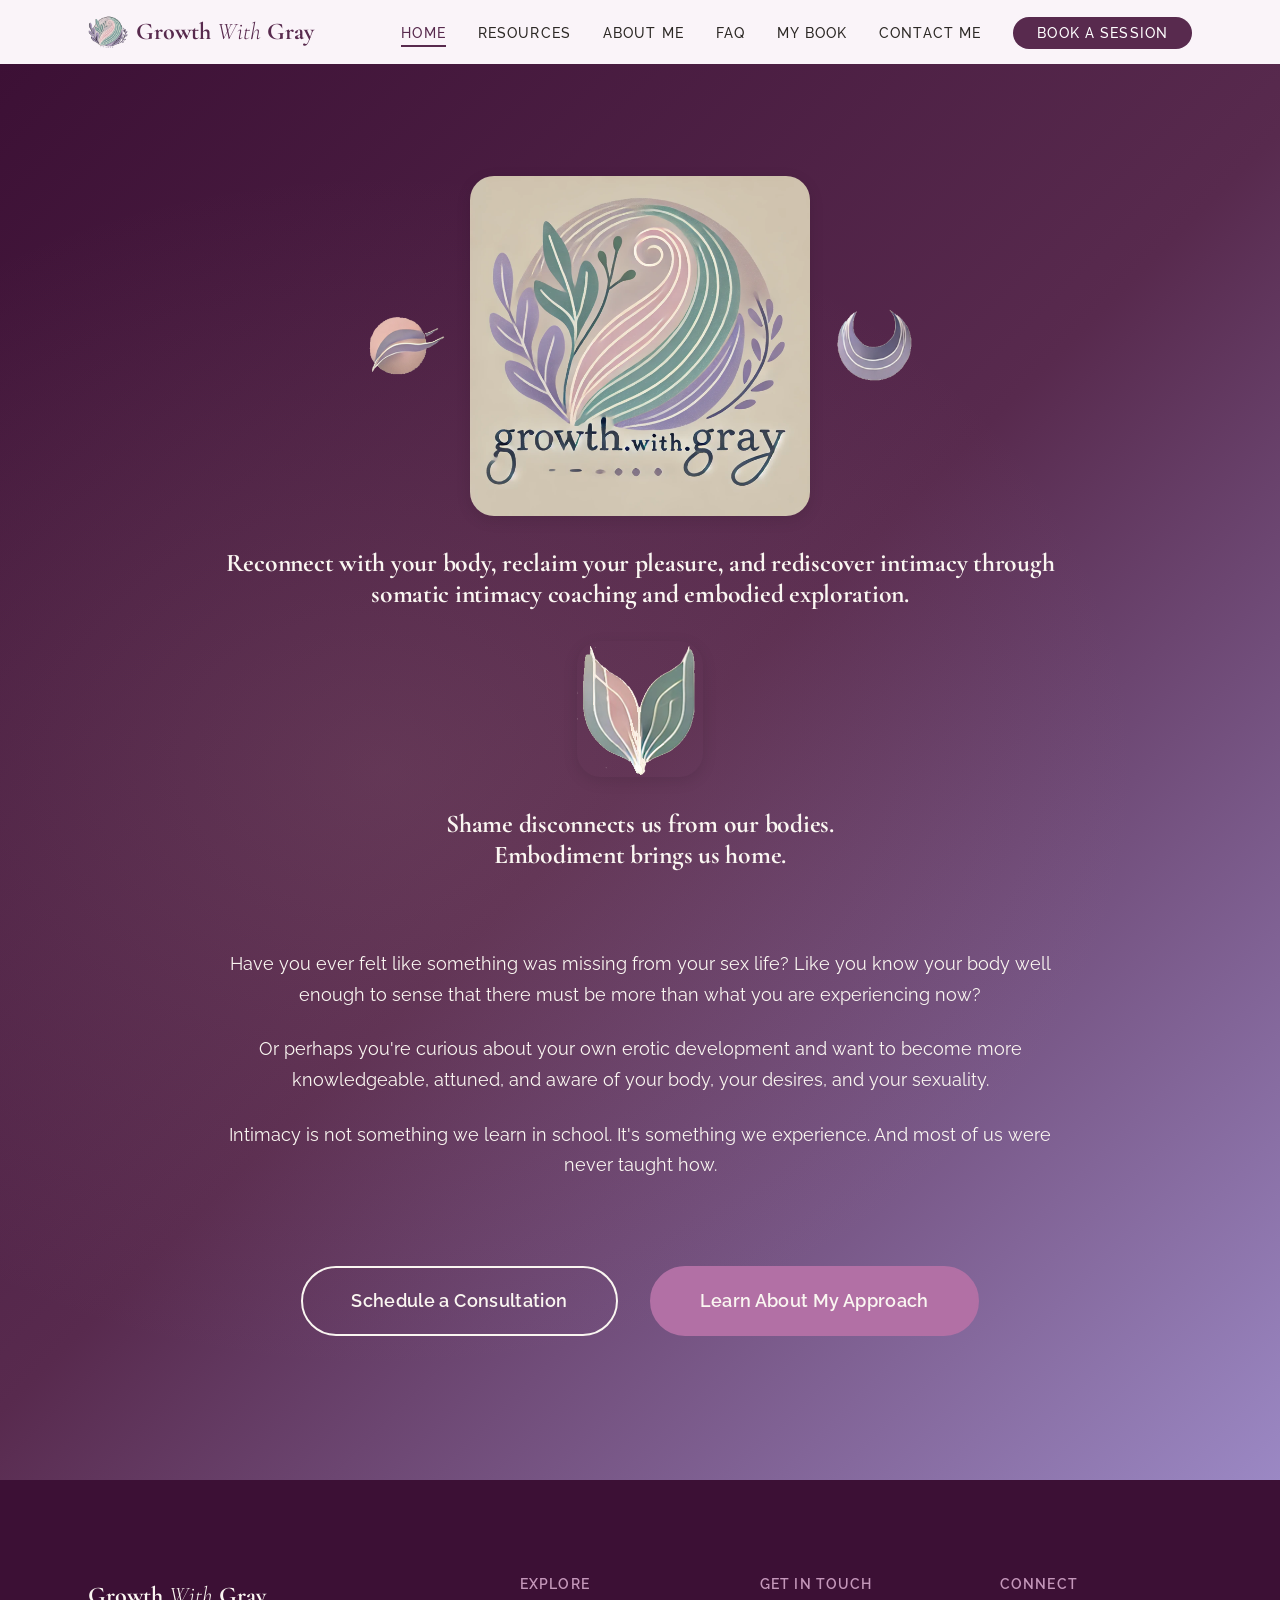
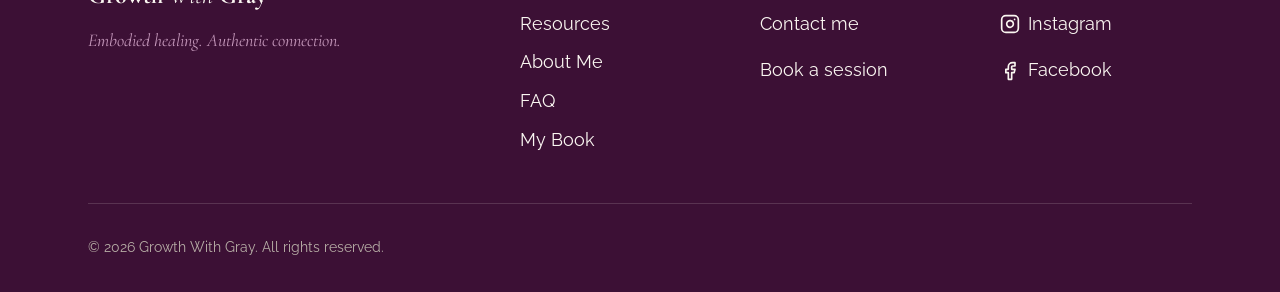
<file: web/index.html>
<!DOCTYPE html>
<html lang="en">
<head>
  <meta charset="UTF-8">
  <meta name="viewport" content="width=device-width, initial-scale=1.0">
  <title>Growth With Gray | LMFT & Somatic Sex Therapist</title>
  <meta name="description" content="Growth With Gray offers LMFT therapy, somatic sex therapy, and coaching with Gray Moulton. Embodied healing for your whole self. Virtual and in-person sessions available.">
  <meta name="author" content="Gray Moulton, LMFT">
  <meta property="og:title" content="Growth With Gray | LMFT & Somatic Sex Therapist">
  <meta property="og:description" content="Embodied healing for your whole self. LMFT therapy, somatic sex therapy, and coaching with Gray Moulton.">
  <meta property="og:type" content="website">
  <meta property="og:url" content="https://growthwithgray.com">
  <meta http-equiv="Cache-Control" content="no-cache, no-store, must-revalidate" />
  <meta http-equiv="Pragma" content="no-cache" />
  <meta http-equiv="Expires" content="0" />
  <link rel="canonical" href="https://growthwithgray.com">

  <!-- Google Fonts -->
  <link rel="preconnect" href="https://fonts.googleapis.com">
  <link rel="preconnect" href="https://fonts.gstatic.com" crossorigin>
  <link href="https://fonts.googleapis.com/css2?family=Cormorant+Garamond:ital,wght@0,400;0,500;0,600;0,700;1,400;1,500&family=Raleway:wght@300;400;500;600;700&display=swap" rel="stylesheet">

  <!-- Stylesheets -->
  <link rel="stylesheet" href="css/variables.css?v=1.0.10">
  <link rel="stylesheet" href="css/reset.css?v=1.0.10">
  <link rel="stylesheet" href="css/typography.css?v=1.0.10">
  <link rel="stylesheet" href="css/layout.css?v=1.0.10">
  <link rel="stylesheet" href="css/components.css?v=1.0.10">
  <link rel="stylesheet" href="css/utilities.css?v=1.0.10">
  <link rel="stylesheet" href="css/animations.css?v=1.0.10">
  <link rel="stylesheet" href="css/responsive.css?v=1.0.10">
</head>
<body>
  <a class="skip-link" href="#main-content">Skip to main content</a>

  <div id="site-header" style="min-height: var(--header-height);"></div>

  <main id="main-content">

    <!-- SECTION 1: HERO -->
    <section class="hero">
      <div class="hero-content">
        <div class="hero-logo-row">
          <img src="images/sun1.png" alt="" class="hero-logo-accent" aria-hidden="true">
          <img src="images/gwg_logo_with_text.png" alt="Growth With Gray" class="hero-logo-main" onerror="this.style.background='var(--color-secondary)'; this.alt='Image not available';">
          <img src="images/moon1.png" alt="" class="hero-logo-accent" aria-hidden="true">
        </div>
        <!-- <img src="images/gwg_logo_with_text.png" alt="Growth With Gray" class="hero-logo reveal reveal--delay-1"> -->
        <h1 class="hero-title reveal reveal--delay-1">Reconnect with your body, reclaim your pleasure, and rediscover intimacy through somatic intimacy coaching and embodied exploration.</h1>
        <img src="images/leaf1.png" style="width: 15%; border-radius: 24px; margin: var(--space-xl) auto; display: block; box-shadow: 0 4px 15px rgba(0,0,0,0.1);" onerror="this.style.background='var(--color-secondary)'; this.alt='Image not available';">
        <h1 class="hero-title reveal reveal--delay-2">Shame disconnects us from our bodies.<br>Embodiment brings us home.</h1>
        <br>
        <p class="reveal reveal--delay-2"
        3 style="margin: var(--space-lg) 0; line-height: var(--lh-body);">Have you ever felt like something was missing from your sex life? Like you know your body well enough to sense that there must be more than what you are experiencing now?</p>
        <p class="reveal reveal--delay-2" style="margin: var(--space-lg) 0; line-height: var(--lh-body);">Or perhaps you're curious about your own erotic development and want to become more knowledgeable, attuned, and aware of your body, your desires, and your sexuality.</p>
        <p class="reveal reveal--delay-2" style="margin: var(--space-lg) 0; line-height: var(--lh-body);">Intimacy is not something we learn in school. It's something we experience. And most of us were never taught how.</p>
        <br><br>
        <div class="hero-buttons reveal reveal--delay-3">
          <a href="booksession.html" class="btn btn--outline-light btn--large">Schedule a Consultation</a>
          <a href="resources.html" class="btn btn--primary btn--large" style="background-color: var(--color-accent); border-color: var(--color-accent);">Learn About My Approach</a>
        </div>
      </div>
    </section>

  </main>

  <div id="site-footer"></div>

  <!-- Scripts -->
  <script src="js/components.js?v=1.0.10"></script>
  <script src="js/navigation.js?v=1.0.10"></script>
  <script src="js/animations.js?v=1.0.10"></script>
</body>
</html>
</file>
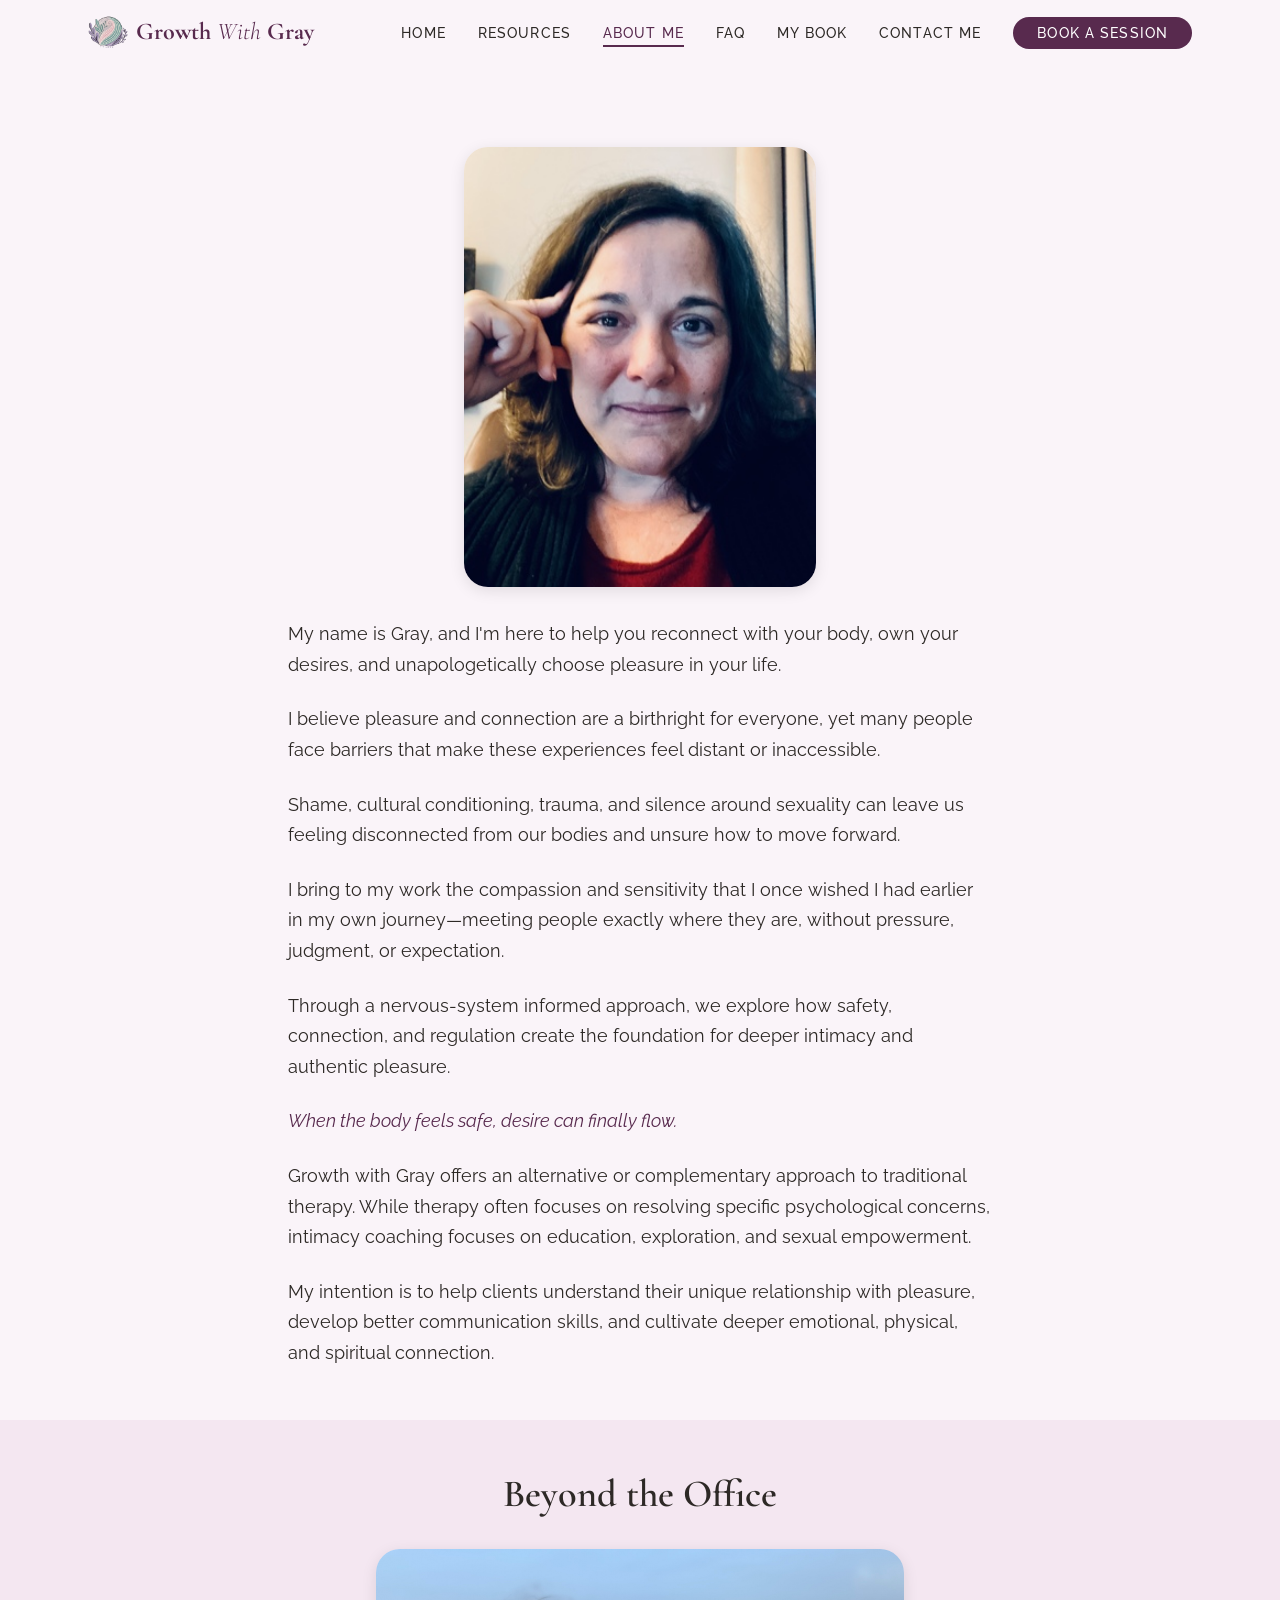
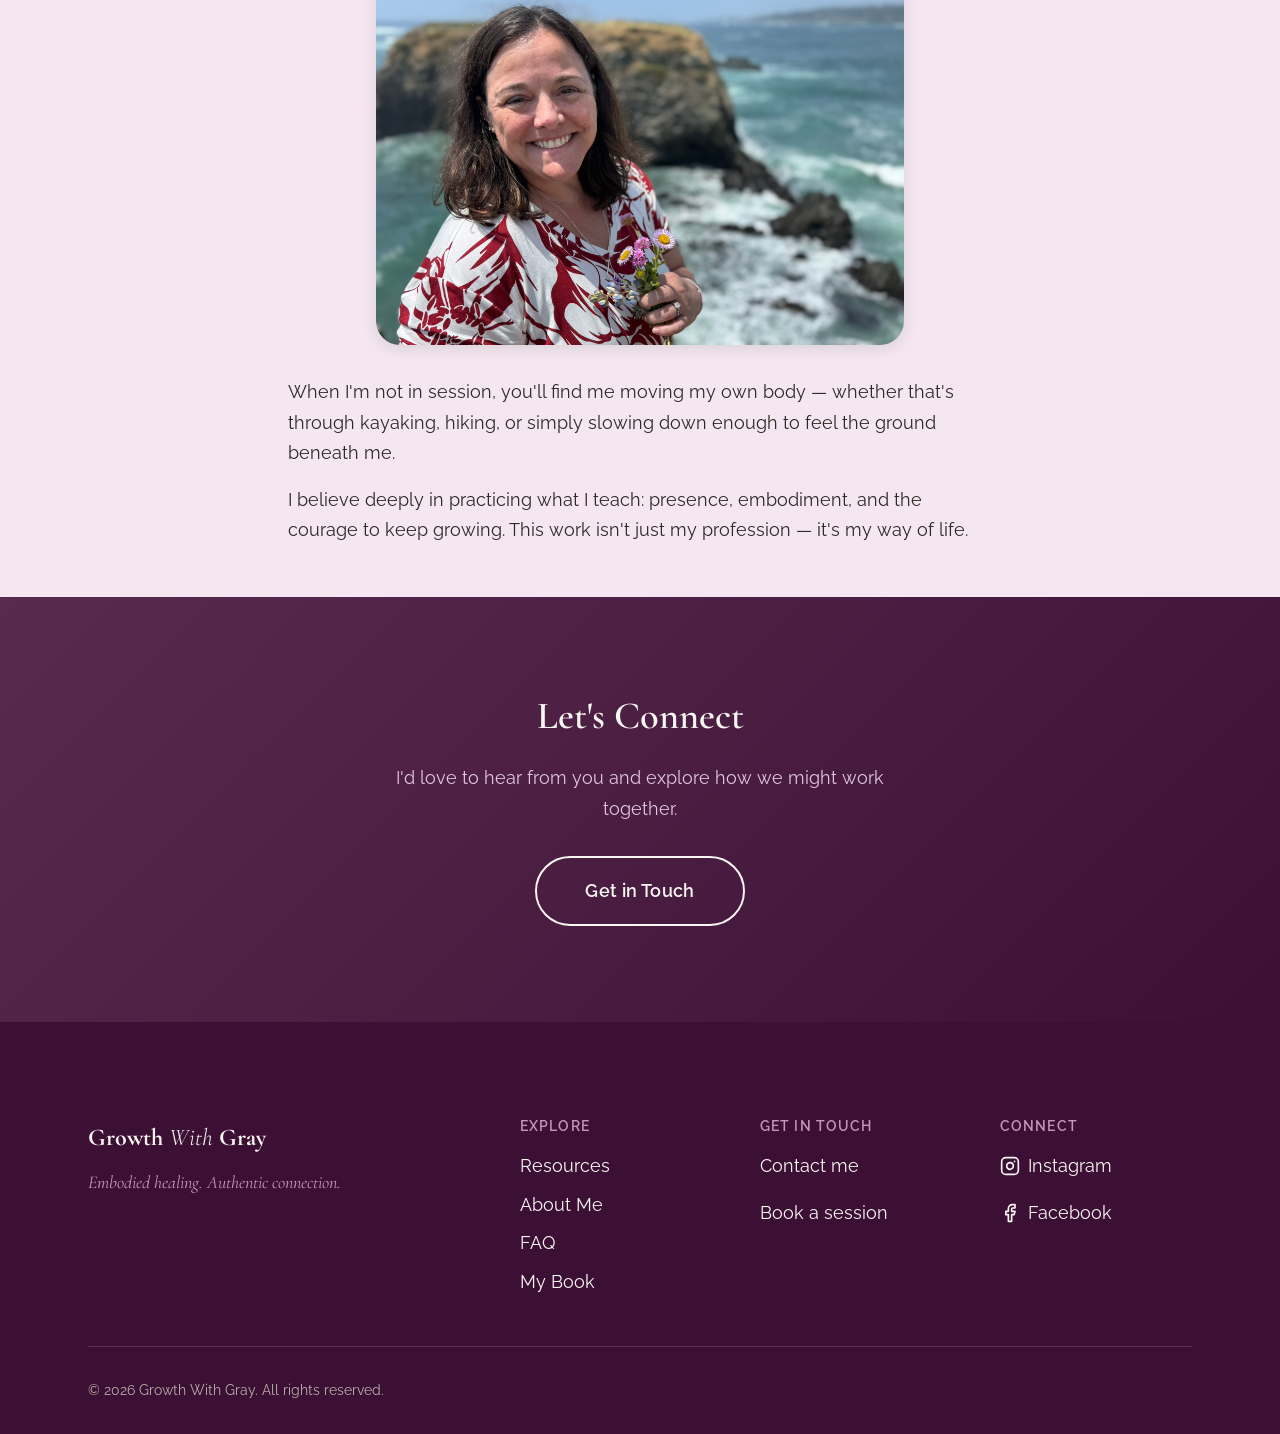
<file: web/about.html>
<!DOCTYPE html>
<html lang="en">
<head>
  <meta charset="UTF-8">
  <meta name="viewport" content="width=device-width, initial-scale=1.0">
  <title>About Gray Moulton | Growth With Gray</title>
  <meta name="description" content="Learn about Gray Moulton, a licensed LMFT and certified Somatic Sex Therapist. Body-centered, trauma-informed therapy and coaching.">
  <meta name="author" content="Gray Moulton, LMFT">
  <meta property="og:title" content="About Gray Moulton | Growth With Gray">
  <meta property="og:description" content="Learn about Gray Moulton, a licensed LMFT and certified Somatic Sex Therapist.">
  <meta property="og:type" content="website">
  <meta property="og:url" content="https://growthwithgray.com/about">
  <link rel="canonical" href="https://growthwithgray.com/about">

  <link rel="preconnect" href="https://fonts.googleapis.com">
  <link rel="preconnect" href="https://fonts.gstatic.com" crossorigin>
  <link href="https://fonts.googleapis.com/css2?family=Cormorant+Garamond:ital,wght@0,400;0,500;0,600;0,700;1,400;1,500&family=Raleway:wght@300;400;500;600;700&display=swap" rel="stylesheet">

  <link rel="stylesheet" href="css/variables.css?v=1.0.10">
  <link rel="stylesheet" href="css/reset.css?v=1.0.10">
  <link rel="stylesheet" href="css/typography.css?v=1.0.10">
  <link rel="stylesheet" href="css/layout.css?v=1.0.10">
  <link rel="stylesheet" href="css/components.css?v=1.0.10">
  <link rel="stylesheet" href="css/utilities.css?v=1.0.10">
  <link rel="stylesheet" href="css/animations.css?v=1.0.10">
  <link rel="stylesheet" href="css/responsive.css?v=1.0.10">
</head>
<body>
  <a class="skip-link" href="#main-content">Skip to main content</a>

  <div id="site-header" style="min-height: var(--header-height);"></div>

  <main id="main-content">

    <!-- Page Hero -->
    <!--
    <section class="page-hero">
      <div class="container">
        <h1 class="reveal">About Gray</h1>
        <p class="reveal reveal--delay-1">The person behind the practice.</p>
      </div>
    </section>
    -->
    
    <!-- SECTION 10: WHY GROWTH WITH GRAY -->
    <section class="section">
      <div class="container container--narrow">
        <div class="reveal reveal--delay-1">
          <img src="images/gray_moulton2.jpg" alt="Gray Moulton" style="width: 50%; border-radius: 24px; margin: var(--space-xl) auto; display: block; box-shadow: 0 4px 15px rgba(0,0,0,0.1);" onerror="this.style.background='var(--color-secondary)'; this.alt='Image not available';">
          <p style="margin-bottom: var(--space-lg);">My name is Gray, and I'm here to help you reconnect with your body, own your desires, and unapologetically choose pleasure in your life.</p>
          <p style="margin-bottom: var(--space-lg);">I believe pleasure and connection are a birthright for everyone, yet many people face barriers that make these experiences feel distant or inaccessible.</p>
          <p style="margin-bottom: var(--space-lg);">Shame, cultural conditioning, trauma, and silence around sexuality can leave us feeling disconnected from our bodies and unsure how to move forward.</p>
          <p style="margin-bottom: var(--space-lg);">I bring to my work the compassion and sensitivity that I once wished I had earlier in my own journey—meeting people exactly where they are, without pressure, judgment, or expectation.</p>
          <p style="margin-bottom: var(--space-lg);">Through a nervous-system informed approach, we explore how safety, connection, and regulation create the foundation for deeper intimacy and authentic pleasure.</p>
          <p style="margin-bottom: var(--space-lg); font-style: italic; color: var(--color-primary);">When the body feels safe, desire can finally flow.</p>
          <p style="margin-bottom: var(--space-lg);">Growth with Gray offers an alternative or complementary approach to traditional therapy. While therapy often focuses on resolving specific psychological concerns, intimacy coaching focuses on education, exploration, and sexual empowerment.</p>
          <p>My intention is to help clients understand their unique relationship with pleasure, develop better communication skills, and cultivate deeper emotional, physical, and spiritual connection.</p>
        </div>
      </div>
    </section>

    <!-- Credentials Section -->
    <!--
    <section class="section section--alt">
      <div class="container container--narrow">
        <h2 class="section-title text-center reveal">Credentials &amp; Training</h2>
        <div class="credentials-list reveal reveal--delay-1">
          <div class="credential">
            <svg class="credential-icon" viewBox="0 0 24 24" fill="none" stroke="currentColor" stroke-width="2" stroke-linecap="round" stroke-linejoin="round" aria-hidden="true">
              <path d="M22 11.08V12a10 10 0 1 1-5.93-9.14"></path>
              <polyline points="22 4 12 14.01 9 11.01"></polyline>
            </svg>
            <div>
              <strong>Licensed Marriage &amp; Family Therapist (LMFT)</strong>
              <p class="text-light" style="font-size: var(--fs-small); margin-bottom: 0;">State license details available upon request</p>
            </div>
          </div>
          <div class="credential">
            <svg class="credential-icon" viewBox="0 0 24 24" fill="none" stroke="currentColor" stroke-width="2" stroke-linecap="round" stroke-linejoin="round" aria-hidden="true">
              <path d="M22 11.08V12a10 10 0 1 1-5.93-9.14"></path>
              <polyline points="22 4 12 14.01 9 11.01"></polyline>
            </svg>
            <div>
              <strong>Certified Somatic Sex Therapist</strong>
              <p class="text-light" style="font-size: var(--fs-small); margin-bottom: 0;">Trained in body-based approaches to sexual healing and education</p>
            </div>
          </div>
          <div class="credential">
            <svg class="credential-icon" viewBox="0 0 24 24" fill="none" stroke="currentColor" stroke-width="2" stroke-linecap="round" stroke-linejoin="round" aria-hidden="true">
              <path d="M22 11.08V12a10 10 0 1 1-5.93-9.14"></path>
              <polyline points="22 4 12 14.01 9 11.01"></polyline>
            </svg>
            <div>
              <strong>Trauma-Informed Practice</strong>
              <p class="text-light" style="font-size: var(--fs-small); margin-bottom: 0;">Specialized training in somatic experiencing and nervous system regulation</p>
            </div>
          </div>
        </div>
      </div>
    </section>
    
    <section class="section">
      <div class="container container--narrow">
        <h2 class="section-title text-center reveal">My Approach</h2>
        <p class="section-subtitle mx-auto text-center reveal reveal--delay-1">My work is grounded in four core principles that guide every session.</p>
        <div class="pillars-grid mt-xl">
          <div class="pillar reveal reveal--delay-1">
            <h4>Body-Centered</h4>
            <p>The body is not separate from the mind. I help you tune into the wisdom your body already holds.</p>
          </div>
          <div class="pillar reveal reveal--delay-2">
            <h4>Trauma-Informed</h4>
            <p>Safety comes first. Every session respects your pace, your boundaries, and your nervous system.</p>
          </div>
          <div class="pillar reveal reveal--delay-3">
            <h4>Relational</h4>
            <p>Healing happens in connection. The therapeutic relationship itself is a space for growth.</p>
          </div>
          <div class="pillar reveal reveal--delay-4">
            <h4>Holistic</h4>
            <p>I see you as a whole person &mdash; mind, body, heart, and spirit &mdash; and honor all parts of your experience.</p>
          </div>
        </div>
      </div>
    </section>

    <section class="section section--alt">
      <div class="container container--narrow">
        <h2 class="section-title text-center reveal">My Philosophy</h2>
        <div class="reveal reveal--delay-1">
          <p>I believe that pleasure and connection are a birthright. Yet many people carry shame, trauma, cultural conditioning, or past experiences that disconnect them from their bodies and their desires.</p>
          <p>Healing begins when we create a space where people feel safe enough to explore, listen, and reconnect with themselves.</p>
          <p>My approach is:
            <ul style="list-style: none; padding: 0; max-width: 600px; margin: 0 auto var(--space-2xl);">
              <li style="margin-bottom: var(--space-md); padding-left: var(--space-lg); position: relative;">
                <span style="position: absolute; left: 0; color: var(--color-accent);">•</span> Trauma-informed
              </li>
              <li style="margin-bottom: var(--space-md); padding-left: var(--space-lg); position: relative;">
                <span style="position: absolute; left: 0; color: var(--color-accent);">•</span> Consent-based
              </li>
              <li style="margin-bottom: var(--space-md); padding-left: var(--space-lg); position: relative;">
                <span style="position: absolute; left: 0; color: var(--color-accent);">•</span> Client-led
              </li>
              <li style="margin-bottom: var(--space-md); padding-left: var(--space-lg); position: relative;">
                <span style="position: absolute; left: 0; color: var(--color-accent);">•</span> Body-aware
              </li>
              <li style="margin-bottom: var(--space-md); padding-left: var(--space-lg); position: relative;">
                <span style="position: absolute; left: 0; color: var(--color-accent);">•</span> Compassionate and non-judgmental
              </li>
            </ul>
          </p>
          <p>This work is not about performance or expectations. It’s about curiosity, awareness, and rediscovering the wisdom already present in your body.</p>
        </div>
      </div>
    </section>
    -->

    <!-- Personal Touch Section -->
    <section class="section section--alt">
      <div class="container container--narrow">
        <h2 class="section-title text-center reveal">Beyond the Office</h2>
        <div class="reveal reveal--delay-1">
          <img src="images/gray_moulton3.jpg" alt="Gray Moulton" style="width: 75%; border-radius: 24px; margin: var(--space-xl) auto; display: block; box-shadow: 0 4px 15px rgba(0,0,0,0.1);" onerror="this.style.background='var(--color-secondary)'; this.alt='Image not available';">
            <p>When I'm not in session, you'll find me moving my own body &mdash; whether that's through kayaking, hiking, or simply slowing down enough to feel the ground beneath me.</p>
            <p>I believe deeply in practicing what I teach: presence, embodiment, and the courage to keep growing. This work isn't just my profession &mdash; it's my way of life.</p>
        </div>
      </div>
    </section>

    <!-- CTA Section -->
    <section class="cta-banner">
      <div class="container">
        <h2 class="reveal">Let's Connect</h2>
        <p class="reveal reveal--delay-1">I'd love to hear from you and explore how we might work together.</p>
        <a href="contact.html" class="btn btn--outline-light btn--large reveal reveal--delay-2">Get in Touch</a>
      </div>
    </section>

  </main>

  <div id="site-footer"></div>

  <script src="js/components.js"></script>
  <script src="js/navigation.js"></script>
  <script src="js/animations.js"></script>
</body>
</html>
</file>
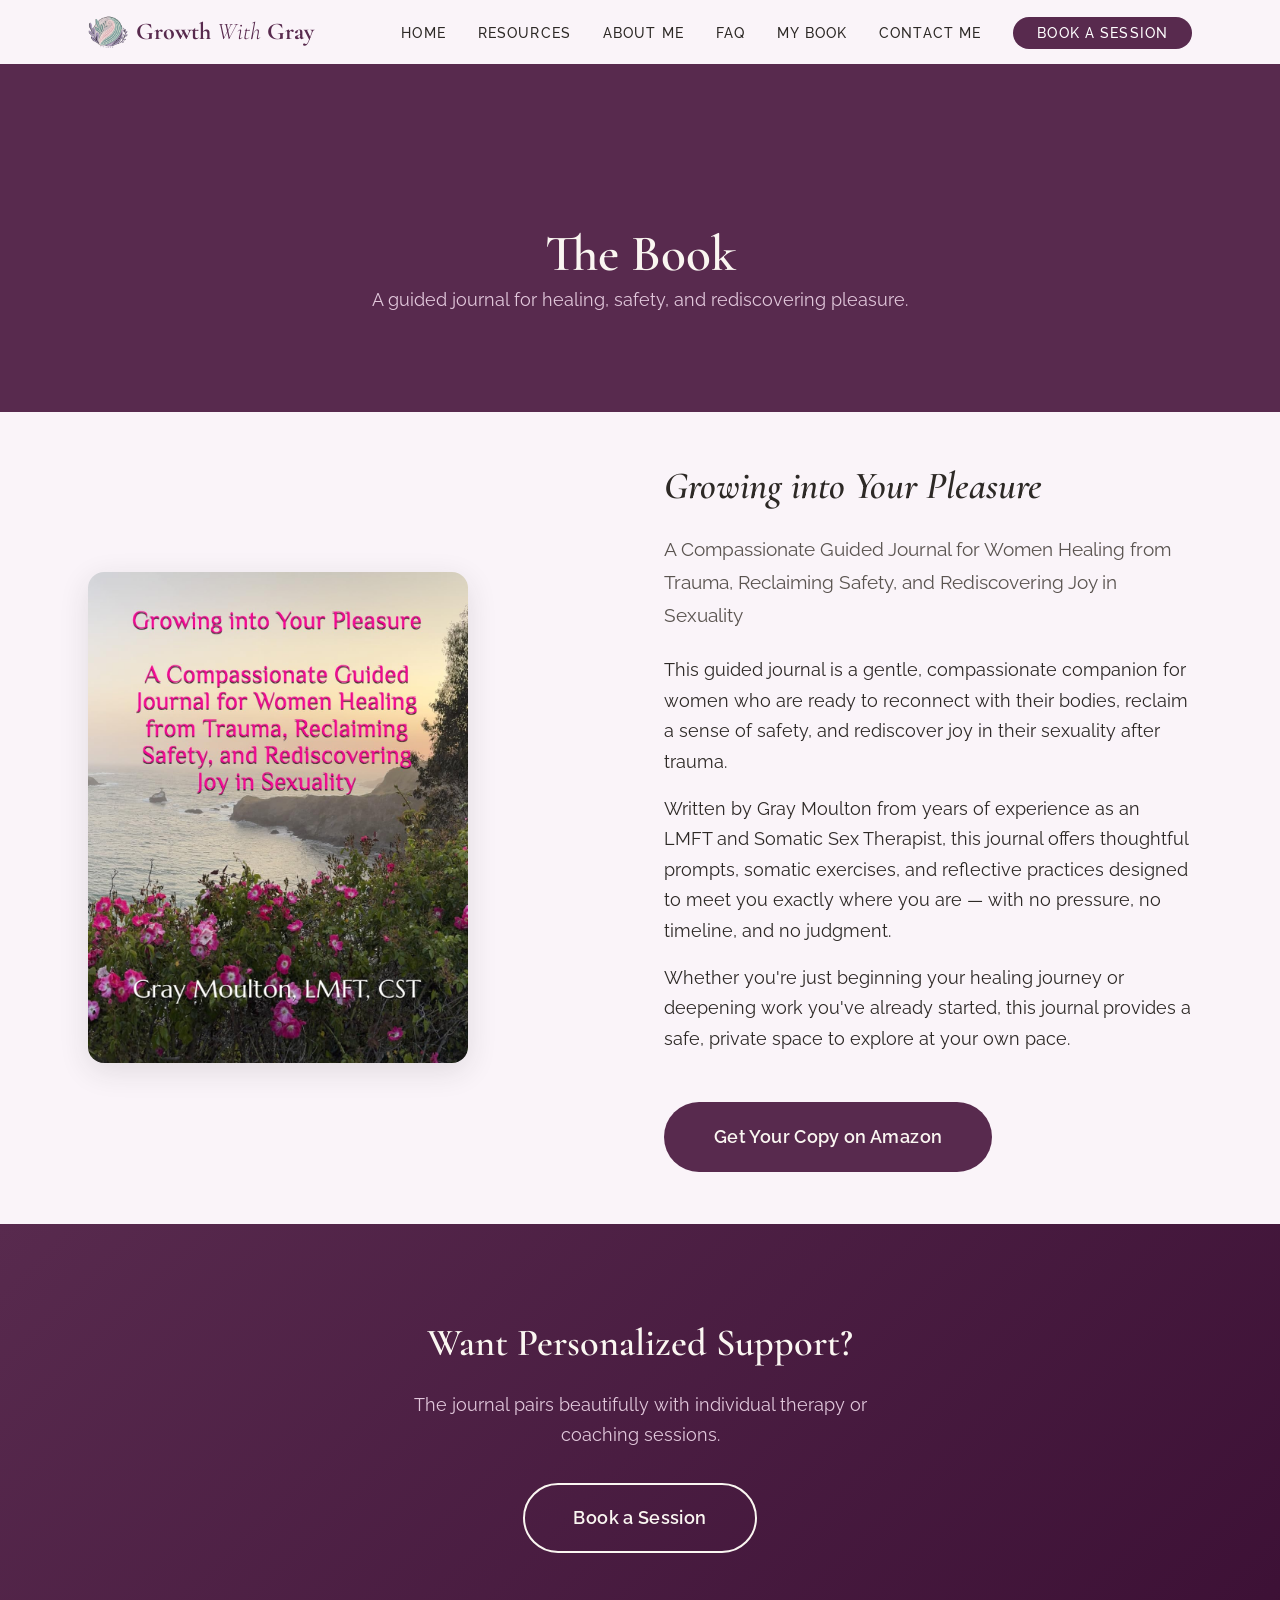
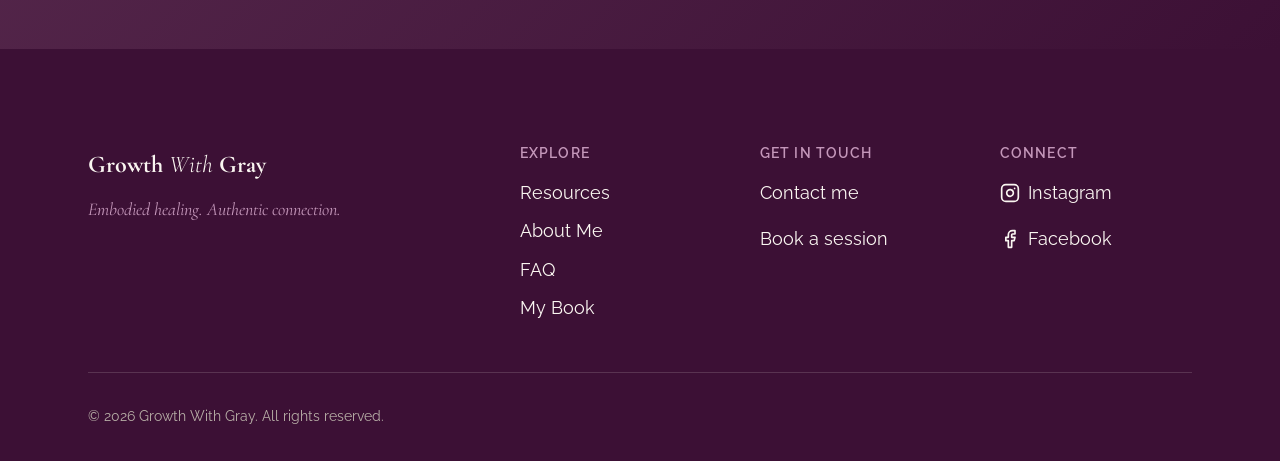
<file: web/book.html>
<!DOCTYPE html>
<html lang="en">
<head>
  <meta charset="UTF-8">
  <meta name="viewport" content="width=device-width, initial-scale=1.0">
  <title>Growing into Your Pleasure | Growth With Gray</title>
  <meta name="description" content="Growing into Your Pleasure: A Compassionate Guided Journal for Women Healing from Trauma, Reclaiming Safety, and Rediscovering Joy in Sexuality. By Gray Moulton.">
  <meta name="author" content="Gray Moulton, LMFT">
  <meta property="og:title" content="Growing into Your Pleasure | Growth With Gray">
  <meta property="og:description" content="A compassionate guided journal for women healing from trauma, reclaiming safety, and rediscovering joy in sexuality.">
  <meta property="og:type" content="website">
  <meta property="og:url" content="https://growthwithgray.com/book">
  <link rel="canonical" href="https://growthwithgray.com/book">

  <link rel="preconnect" href="https://fonts.googleapis.com">
  <link rel="preconnect" href="https://fonts.gstatic.com" crossorigin>
  <link href="https://fonts.googleapis.com/css2?family=Cormorant+Garamond:ital,wght@0,400;0,500;0,600;0,700;1,400;1,500&family=Raleway:wght@300;400;500;600;700&display=swap" rel="stylesheet">

  <link rel="stylesheet" href="css/variables.css?v=1.0.10">
  <link rel="stylesheet" href="css/reset.css?v=1.0.10">
  <link rel="stylesheet" href="css/typography.css?v=1.0.10">
  <link rel="stylesheet" href="css/layout.css?v=1.0.10">
  <link rel="stylesheet" href="css/components.css?v=1.0.10">
  <link rel="stylesheet" href="css/utilities.css?v=1.0.10">
  <link rel="stylesheet" href="css/animations.css?v=1.0.10">
  <link rel="stylesheet" href="css/responsive.css?v=1.0.10">
</head>
<body>
  <a class="skip-link" href="#main-content">Skip to main content</a>

  <div id="site-header" style="min-height: var(--header-height);"></div>

  <main id="main-content">

    <!-- Page Hero -->
    <section class="page-hero">
      <div class="container">
        <h1 class="reveal">The Book</h1>
        <p class="reveal reveal--delay-1">A guided journal for healing, safety, and rediscovering pleasure.</p>
      </div>
    </section>

    <!-- Book Section -->
    <section class="section">
      <div class="container">
        <div class="two-col">

          <!-- Book Image -->
          <div class="text-center reveal">
            <img src="images/growing-into-your-pleasure.jpg" alt="Growing into Your Pleasure book cover by Gray Moulton" class="book-cover" onerror="this.style.background='var(--color-bg-alt)'; this.style.minHeight='400px'; this.style.borderRadius='var(--radius-lg)';">
          </div>

          <!-- Book Details -->
          <div class="reveal reveal--delay-1">
            <h2 class="section-title" style="font-style: italic;">Growing into Your Pleasure</h2>
            <p class="text-light mb-lg" style="font-size: var(--fs-h4);">A Compassionate Guided Journal for Women Healing from Trauma, Reclaiming Safety, and Rediscovering Joy in Sexuality</p>

            <p>This guided journal is a gentle, compassionate companion for women who are ready to reconnect with their bodies, reclaim a sense of safety, and rediscover joy in their sexuality after trauma.</p>

            <p>Written by Gray Moulton from years of experience as an LMFT and Somatic Sex Therapist, this journal offers thoughtful prompts, somatic exercises, and reflective practices designed to meet you exactly where you are &mdash; with no pressure, no timeline, and no judgment.</p>

            <p>Whether you're just beginning your healing journey or deepening work you've already started, this journal provides a safe, private space to explore at your own pace.</p>

            <a href="https://www.amazon.com/Growing-into-Your-Pleasure-Compassionate/dp/B0FQTCJK6X/" target="_blank" rel="noopener noreferrer" class="btn btn--primary btn--large mt-xl">Get Your Copy on Amazon</a>
          </div>

        </div>
      </div>
    </section>

    <!-- CTA Banner -->
    <section class="cta-banner">
      <div class="container">
        <h2 class="reveal">Want Personalized Support?</h2>
        <p class="reveal reveal--delay-1">The journal pairs beautifully with individual therapy or coaching sessions.</p>
        <a href="contact.html" class="btn btn--outline-light btn--large reveal reveal--delay-2">Book a Session</a>
      </div>
    </section>

  </main>

  <div id="site-footer"></div>

  <script src="js/components.js"></script>
  <script src="js/navigation.js"></script>
  <script src="js/animations.js"></script>
</body>
</html>
</file>
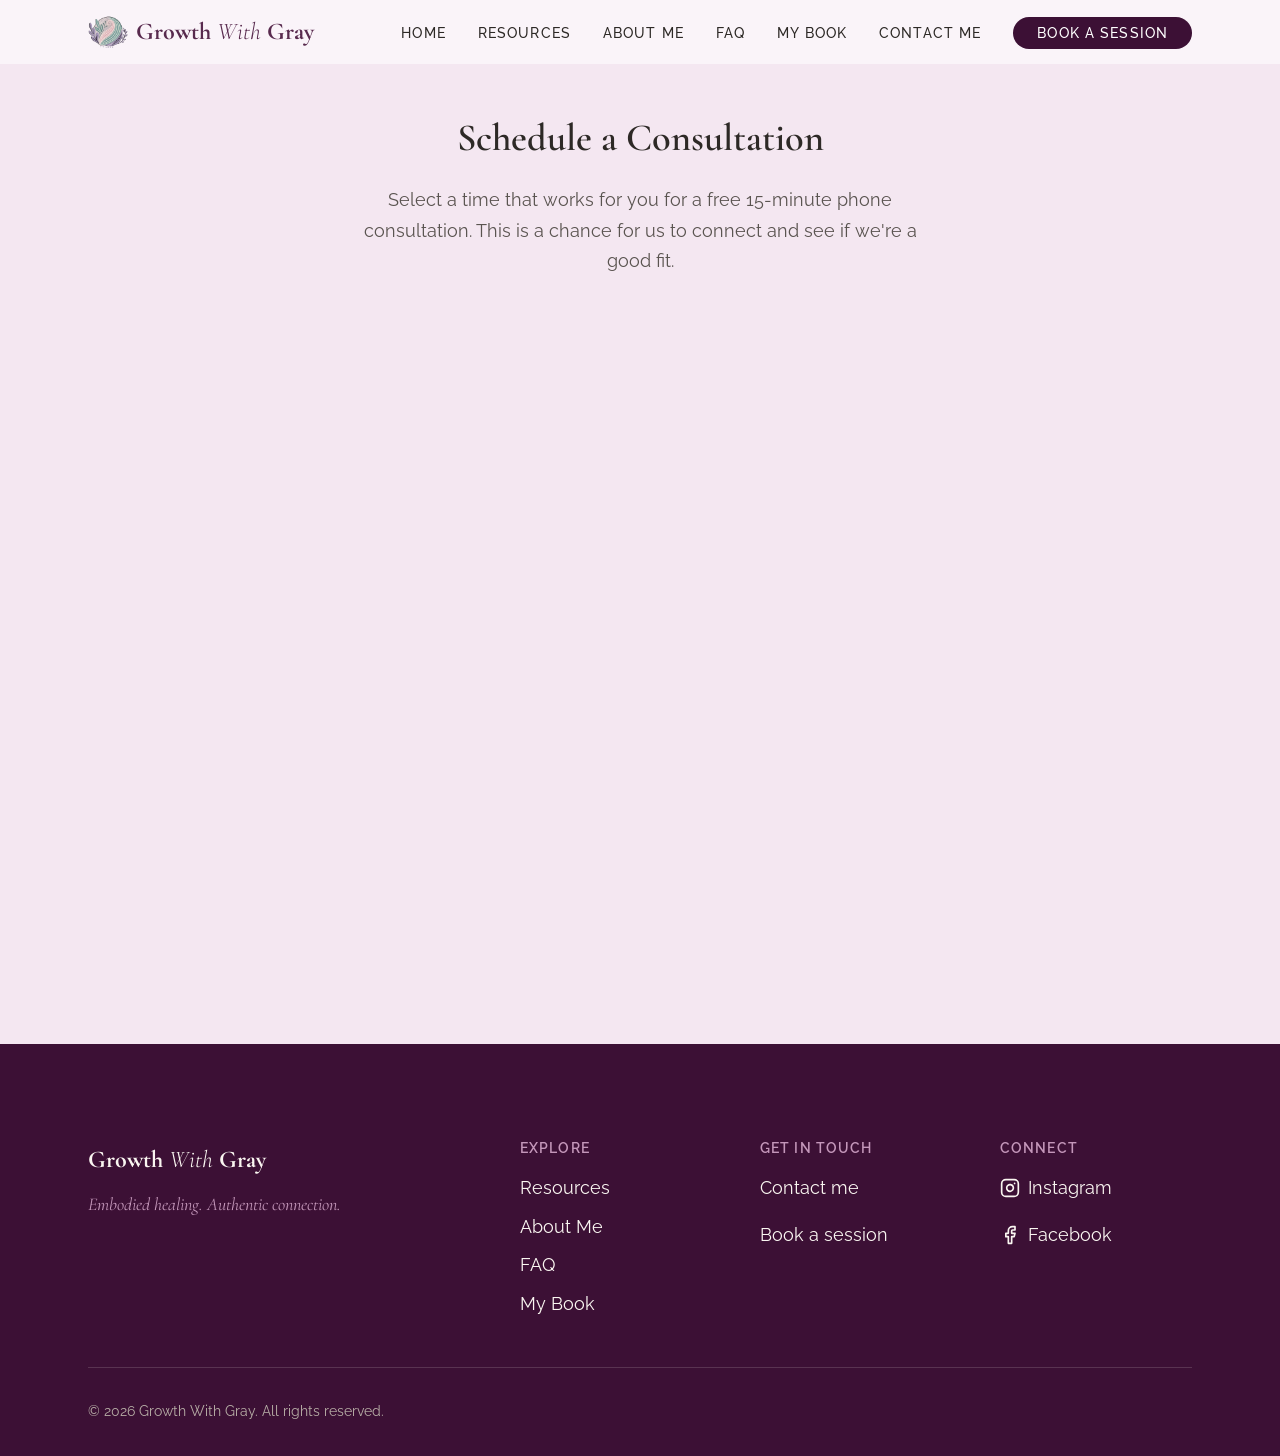
<file: web/booksession.html>
<!DOCTYPE html>
<html lang="en">
<head>
  <meta charset="UTF-8">
  <meta name="viewport" content="width=device-width, initial-scale=1.0">
  <title>Contact & Book a Session | Growth With Gray</title>
  <meta name="description" content="Get in touch with Gray Moulton or book a free consultation. LMFT therapy, somatic sex therapy, and coaching. Virtual and in-person sessions.">
  <meta name="author" content="Gray Moulton, LMFT">
  <meta property="og:title" content="Contact & Book a Session | Growth With Gray">
  <meta property="og:description" content="Reach out to Gray Moulton for therapy, somatic sex therapy, or coaching. Book your free consultation today.">
  <meta property="og:type" content="website">
  <meta property="og:url" content="https://growthwithgray.com/contact">
  <link rel="canonical" href="https://growthwithgray.com/contact">

  <link rel="preconnect" href="https://fonts.googleapis.com">
  <link rel="preconnect" href="https://fonts.gstatic.com" crossorigin>
  <link href="https://fonts.googleapis.com/css2?family=Cormorant+Garamond:ital,wght@0,400;0,500;0,600;0,700;1,400;1,500&family=Raleway:wght@300;400;500;600;700&display=swap" rel="stylesheet">

  <link rel="stylesheet" href="css/variables.css?v=1.0.10">
  <link rel="stylesheet" href="css/reset.css?v=1.0.10">
  <link rel="stylesheet" href="css/typography.css?v=1.0.10">
  <link rel="stylesheet" href="css/layout.css?v=1.0.10">
  <link rel="stylesheet" href="css/components.css?v=1.0.10">
  <link rel="stylesheet" href="css/utilities.css?v=1.0.10">
  <link rel="stylesheet" href="css/animations.css?v=1.0.10">
  <link rel="stylesheet" href="css/responsive.css?v=1.0.10">
</head>
<body>
  <a class="skip-link" href="#main-content">Skip to main content</a>

  <div id="site-header" style="min-height: var(--header-height);"></div>

  <main id="main-content">

    <!-- Page Hero -->
    <!--
    <section class="page-hero">
      <div class="container">
        <h1 class="reveal">Book a Session</h1>
        <p class="reveal reveal--delay-1">Let's book a consultation below and get to know each other.</p>
      </div>
    </section>
    -->
    
    <!-- Booking Section -->
    <section id="booking" class="section section--alt">
      <div class="container container--narrow text-center">
        <h2 class="section-title reveal">Schedule a Consultation</h2>
        <p class="section-subtitle mx-auto reveal reveal--delay-1">Select a time that works for you for a free 15-minute phone consultation. This is a chance for us to connect and see if we're a good fit.</p>

        <!-- 
        Calendly Placeholder - Replace with actual embed
        <div class="booking-placeholder mt-xl reveal reveal--delay-2">
          <p>Booking Calendar</p>
          <p style="font-size: var(--fs-small);">Calendly scheduling widget will be embedded here.<br>Replace this placeholder with your Calendly inline widget code.</p>
        </div>
         -->

        <!--
        To embed Calendly, replace the placeholder above with:
        -->
        <div class="calendly-inline-widget" data-url="https://calendly.com/growthwithgray" style="min-width:320px;height:700px;"></div>
        <script type="text/javascript" src="https://assets.calendly.com/assets/external/widget.js" async></script>
      </div>
    </section>

  </main>

  <div id="site-footer"></div>

  <script src="js/components.js"></script>
  <script src="js/navigation.js"></script>
  <script src="js/form.js"></script>
  <script src="js/animations.js"></script>
</body>
</html>
</file>
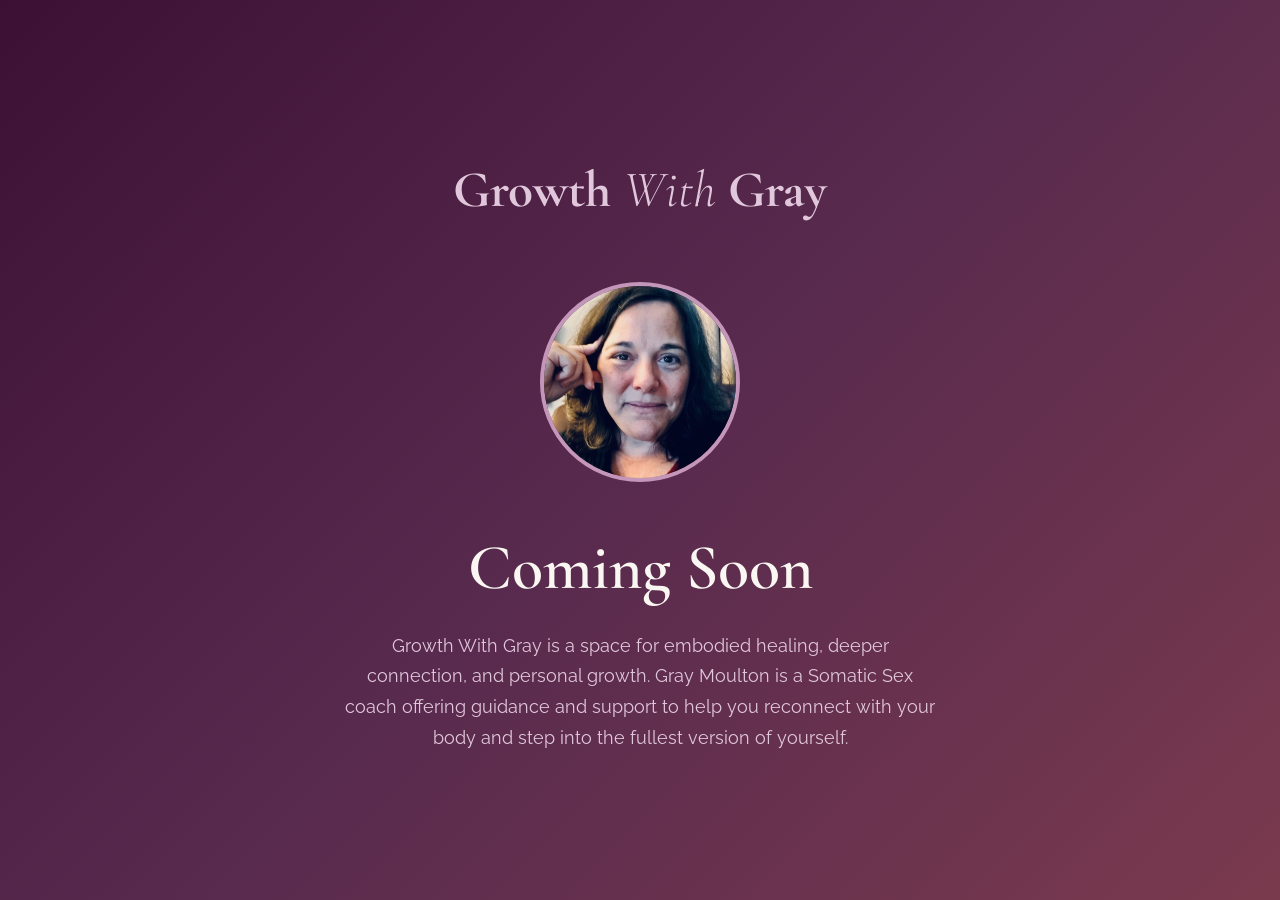
<file: web/coming-soon.html>
<!DOCTYPE html>
<html lang="en">
<head>
  <meta charset="UTF-8">
  <meta name="viewport" content="width=device-width, initial-scale=1.0">
  <title>Coming Soon | Growth With Gray</title>
  <meta name="description" content="Growth With Gray is coming soon. LMFT therapy, somatic sex therapy, and coaching with Gray Moulton.">
  <meta name="author" content="Gray Moulton, LMFT">

  <link rel="preconnect" href="https://fonts.googleapis.com">
  <link rel="preconnect" href="https://fonts.gstatic.com" crossorigin>
  <link href="https://fonts.googleapis.com/css2?family=Cormorant+Garamond:ital,wght@0,400;0,500;0,600;0,700;1,400;1,500&family=Raleway:wght@300;400;500;600;700&display=swap" rel="stylesheet">

  <link rel="stylesheet" href="css/variables.css">
  <link rel="stylesheet" href="css/reset.css">
  <link rel="stylesheet" href="css/typography.css">
  <link rel="stylesheet" href="css/layout.css">
  <link rel="stylesheet" href="css/components.css">
  <link rel="stylesheet" href="css/utilities.css">
  <link rel="stylesheet" href="css/animations.css">

  <style>
    .coming-soon {
      min-height: 100vh;
      display: flex;
      align-items: center;
      justify-content: center;
      text-align: center;
      background: linear-gradient(
        135deg,
        var(--color-primary-dark) 0%,
        var(--color-primary) 50%,
        #7A3A4E 100%
      );
      color: var(--color-text-inverse);
      padding: var(--space-2xl) var(--container-padding);
    }

    .coming-soon-content {
      max-width: 600px;
    }

    .coming-soon-photo {
      width: 200px;
      height: 200px;
      border-radius: 50%;
      object-fit: cover;
      border: 4px solid var(--color-secondary);
      margin: 0 auto var(--space-2xl);
    }

    .coming-soon h1 {
      font-size: var(--fs-hero);
      color: var(--color-text-inverse);
      margin-bottom: var(--space-lg);
    }

    .coming-soon p {
      font-size: var(--fs-body-lg);
      color: var(--color-secondary-light);
      line-height: var(--lh-body);
    }
  </style>
</head>
<body>
  <main>
    <section class="coming-soon">
      <div class="coming-soon-content">
        <p style="font-family: var(--font-heading); font-size: var(--fs-h1); font-weight: var(--fw-bold); margin-bottom: var(--space-2xl);">Growth <span style="font-style: italic; font-weight: var(--fw-light);">With</span> Gray</p>
        <img src="images/gray_moulton2.jpg" alt="Gray Moulton" class="coming-soon-photo">
        <h1>Coming Soon</h1>
        <p>Growth With Gray is a space for embodied healing, deeper connection, and personal growth. Gray Moulton is a Somatic Sex coach offering guidance and support to help you reconnect with your body and step into the fullest version of yourself.</p>
      </div>
    </section>
  </main>
</body>
</html>
</file>
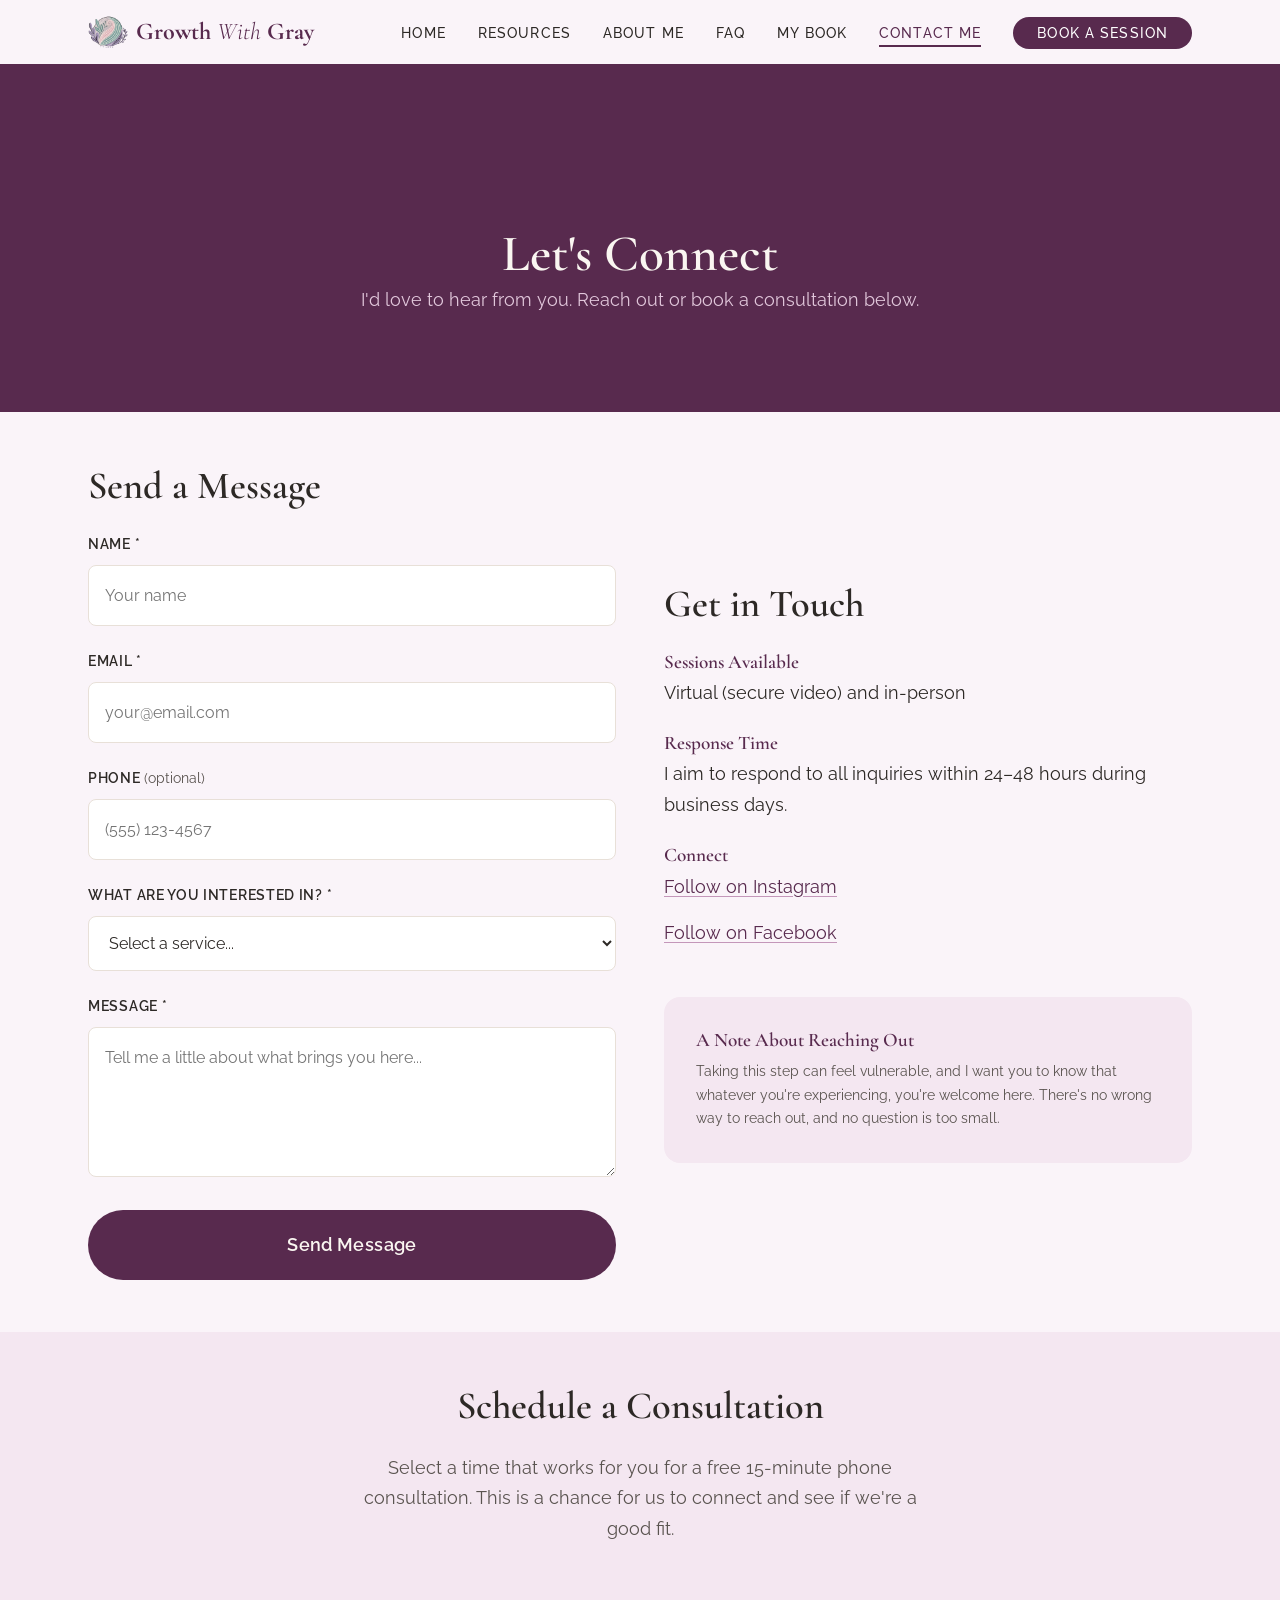
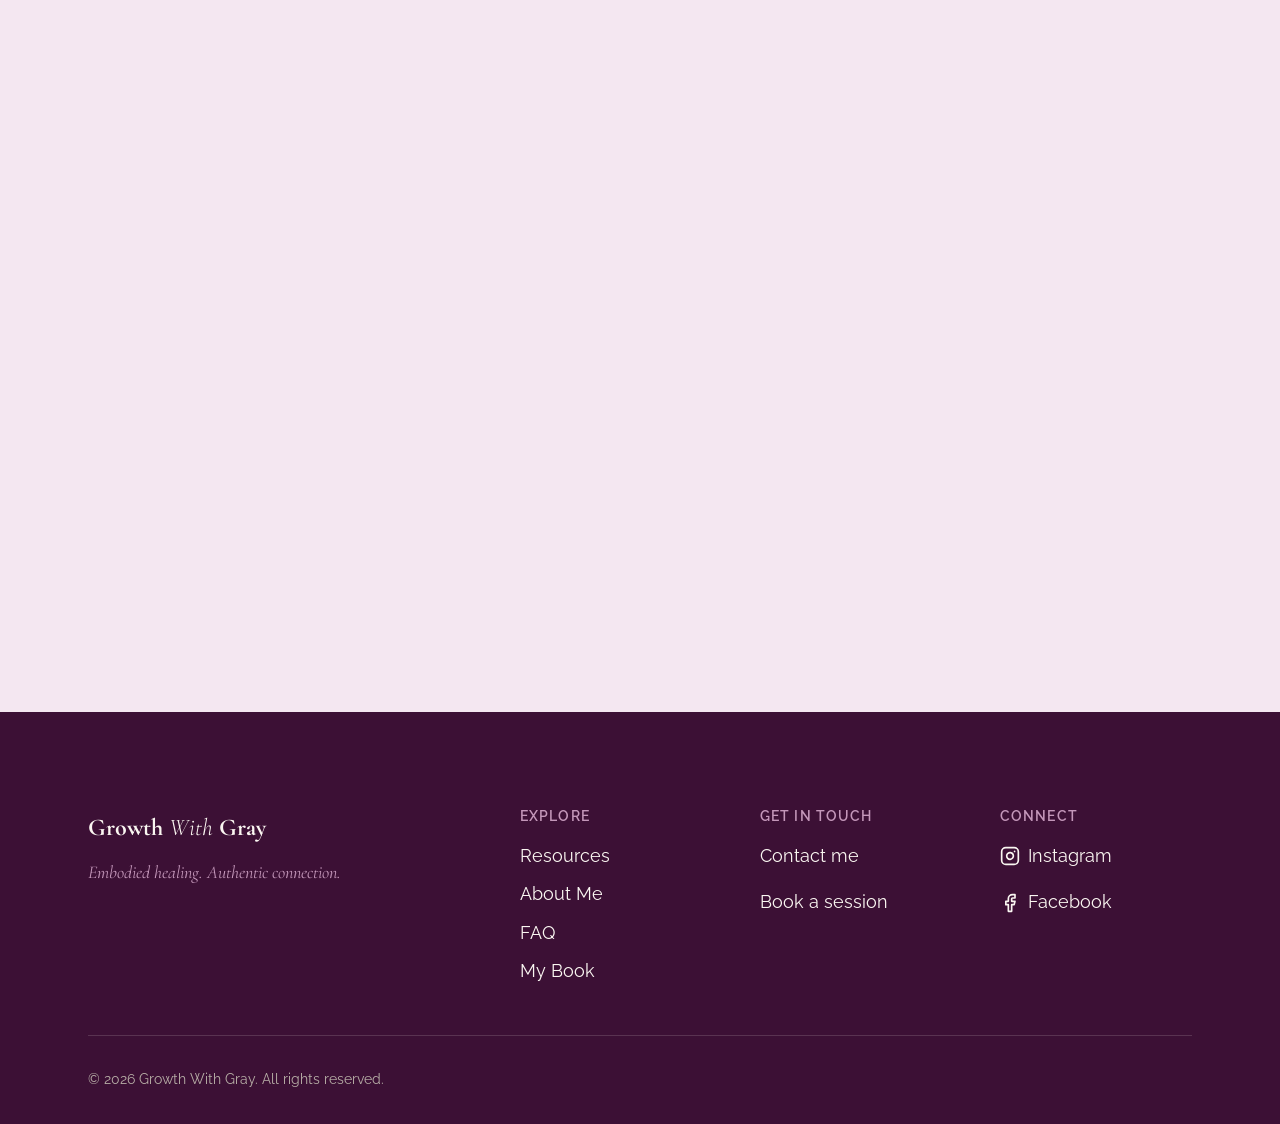
<file: web/contact.html>
<!DOCTYPE html>
<html lang="en">
<head>
  <meta charset="UTF-8">
  <meta name="viewport" content="width=device-width, initial-scale=1.0">
  <title>Contact & Book a Session | Growth With Gray</title>
  <meta name="description" content="Get in touch with Gray Moulton or book a free consultation. LMFT therapy, somatic sex therapy, and coaching. Virtual and in-person sessions.">
  <meta name="author" content="Gray Moulton, LMFT">
  <meta property="og:title" content="Contact & Book a Session | Growth With Gray">
  <meta property="og:description" content="Reach out to Gray Moulton for therapy, somatic sex therapy, or coaching. Book your free consultation today.">
  <meta property="og:type" content="website">
  <meta property="og:url" content="https://growthwithgray.com/contact">
  <link rel="canonical" href="https://growthwithgray.com/contact">

  <link rel="preconnect" href="https://fonts.googleapis.com">
  <link rel="preconnect" href="https://fonts.gstatic.com" crossorigin>
  <link href="https://fonts.googleapis.com/css2?family=Cormorant+Garamond:ital,wght@0,400;0,500;0,600;0,700;1,400;1,500&family=Raleway:wght@300;400;500;600;700&display=swap" rel="stylesheet">

  <link rel="stylesheet" href="css/variables.css?v=1.0.10">
  <link rel="stylesheet" href="css/reset.css?v=1.0.10">
  <link rel="stylesheet" href="css/typography.css?v=1.0.10">
  <link rel="stylesheet" href="css/layout.css?v=1.0.10">
  <link rel="stylesheet" href="css/components.css?v=1.0.10">
  <link rel="stylesheet" href="css/utilities.css?v=1.0.10">
  <link rel="stylesheet" href="css/animations.css?v=1.0.10">
  <link rel="stylesheet" href="css/responsive.css?v=1.0.10">
</head>
<body>
  <a class="skip-link" href="#main-content">Skip to main content</a>

  <div id="site-header" style="min-height: var(--header-height);"></div>

  <main id="main-content">

    <!-- Page Hero -->
    <section class="page-hero">
      <div class="container">
        <h1 class="reveal">Let's Connect</h1>
        <p class="reveal reveal--delay-1">I'd love to hear from you. Reach out or book a consultation below.</p>
      </div>
    </section>

    <!-- Contact Form + Info -->
    <section class="section">
      <div class="container">
        <div class="two-col">

          <!-- Contact Form -->
          <div class="reveal--left reveal">
            <h2 class="section-title">Send a Message</h2>
            <form id="contact-form" action="https://formspree.io/f/mqedonnz" method="POST">
              <!-- Honeypot -->
              <input type="text" name="_gotcha" style="display:none" tabindex="-1" autocomplete="off">

              <div class="form-group">
                <label class="form-label" for="name">Name <span aria-hidden="true">*</span></label>
                <input type="text" id="name" name="name" class="form-input" required aria-required="true" aria-describedby="name-error" placeholder="Your name">
                <p class="form-error" id="name-error" role="alert"></p>
              </div>

              <div class="form-group">
                <label class="form-label" for="email">Email <span aria-hidden="true">*</span></label>
                <input type="email" id="email" name="email" class="form-input" required aria-required="true" aria-describedby="email-error" placeholder="your@email.com">
                <p class="form-error" id="email-error" role="alert"></p>
              </div>

              <div class="form-group">
                <label class="form-label" for="phone">Phone <span class="text-light" style="text-transform: none; letter-spacing: 0; font-weight: var(--fw-regular);">(optional)</span></label>
                <input type="tel" id="phone" name="phone" class="form-input" aria-describedby="phone-error" placeholder="(555) 123-4567">
                <p class="form-error" id="phone-error" role="alert"></p>
              </div>

              <div class="form-group">
                <label class="form-label" for="service">What are you interested in? <span aria-hidden="true">*</span></label>
                <select id="service" name="service" class="form-select" required aria-required="true" aria-describedby="service-error">
                  <option value="">Select a service...</option>
                  <option value="LMFT Therapy">LMFT Therapy</option>
                  <option value="Somatic Sex Therapy">Somatic Sex Therapy</option>
                  <option value="Coaching">Coaching</option>
                  <option value="Not Sure">I'm not sure yet</option>
                </select>
                <p class="form-error" id="service-error" role="alert"></p>
              </div>

              <div class="form-group">
                <label class="form-label" for="message">Message <span aria-hidden="true">*</span></label>
                <textarea id="message" name="message" class="form-textarea" required aria-required="true" aria-describedby="message-error" placeholder="Tell me a little about what brings you here..."></textarea>
                <p class="form-error" id="message-error" role="alert"></p>
              </div>

              <div class="form-success" aria-live="polite"></div>

              <button type="submit" class="btn btn--primary btn--large" style="width: 100%;">Send Message</button>
            </form>
          </div>

          <!-- Contact Info -->
          <div class="reveal--right reveal">
            <h2 class="section-title">Get in Touch</h2>

            <div class="contact-info-item">
              <h4>Sessions Available</h4>
              <p>Virtual (secure video) and in-person</p>
            </div>

            <div class="contact-info-item">
              <h4>Response Time</h4>
              <p>I aim to respond to all inquiries within 24&ndash;48 hours during business days.</p>
            </div>

            <div class="contact-info-item">
              <h4>Connect</h4>
              <p>
                <a href="https://instagram.com/growth.with.gray" target="_blank" rel="noopener noreferrer">Follow on Instagram</a>
              </p>
              <p>
                <a href="https://facebook.com/growth.with.gray" target="_blank" rel="noopener noreferrer">Follow on Facebook</a>
              </p>
            </div>

            <div style="margin-top: var(--space-2xl); padding: var(--space-xl); background-color: var(--color-bg-alt); border-radius: var(--radius-lg);">
              <h4 style="color: var(--color-primary); margin-bottom: var(--space-sm);">A Note About Reaching Out</h4>
              <p style="font-size: var(--fs-small); color: var(--color-text-light);">Taking this step can feel vulnerable, and I want you to know that whatever you're experiencing, you're welcome here. There's no wrong way to reach out, and no question is too small.</p>
            </div>
          </div>

        </div>
      </div>
    </section>

    <!-- Booking Section -->
    <section id="booking" class="section section--alt">
      <div class="container container--narrow text-center">
        <h2 class="section-title reveal">Schedule a Consultation</h2>
        <p class="section-subtitle mx-auto reveal reveal--delay-1">Select a time that works for you for a free 15-minute phone consultation. This is a chance for us to connect and see if we're a good fit.</p>

        <!-- 
        Calendly Placeholder - Replace with actual embed
        <div class="booking-placeholder mt-xl reveal reveal--delay-2">
          <p>Booking Calendar</p>
          <p style="font-size: var(--fs-small);">Calendly scheduling widget will be embedded here.<br>Replace this placeholder with your Calendly inline widget code.</p>
        </div>
         -->

        <!--
        To embed Calendly, replace the placeholder above with:
        -->
        <div class="calendly-inline-widget" data-url="https://calendly.com/growthwithgray" style="min-width:320px;height:700px;"></div>
        <script type="text/javascript" src="https://assets.calendly.com/assets/external/widget.js" async></script>
      </div>
    </section>

  </main>

  <div id="site-footer"></div>

  <script src="js/components.js"></script>
  <script src="js/navigation.js"></script>
  <script src="js/form.js"></script>
  <script src="js/animations.js"></script>
</body>
</html>
</file>
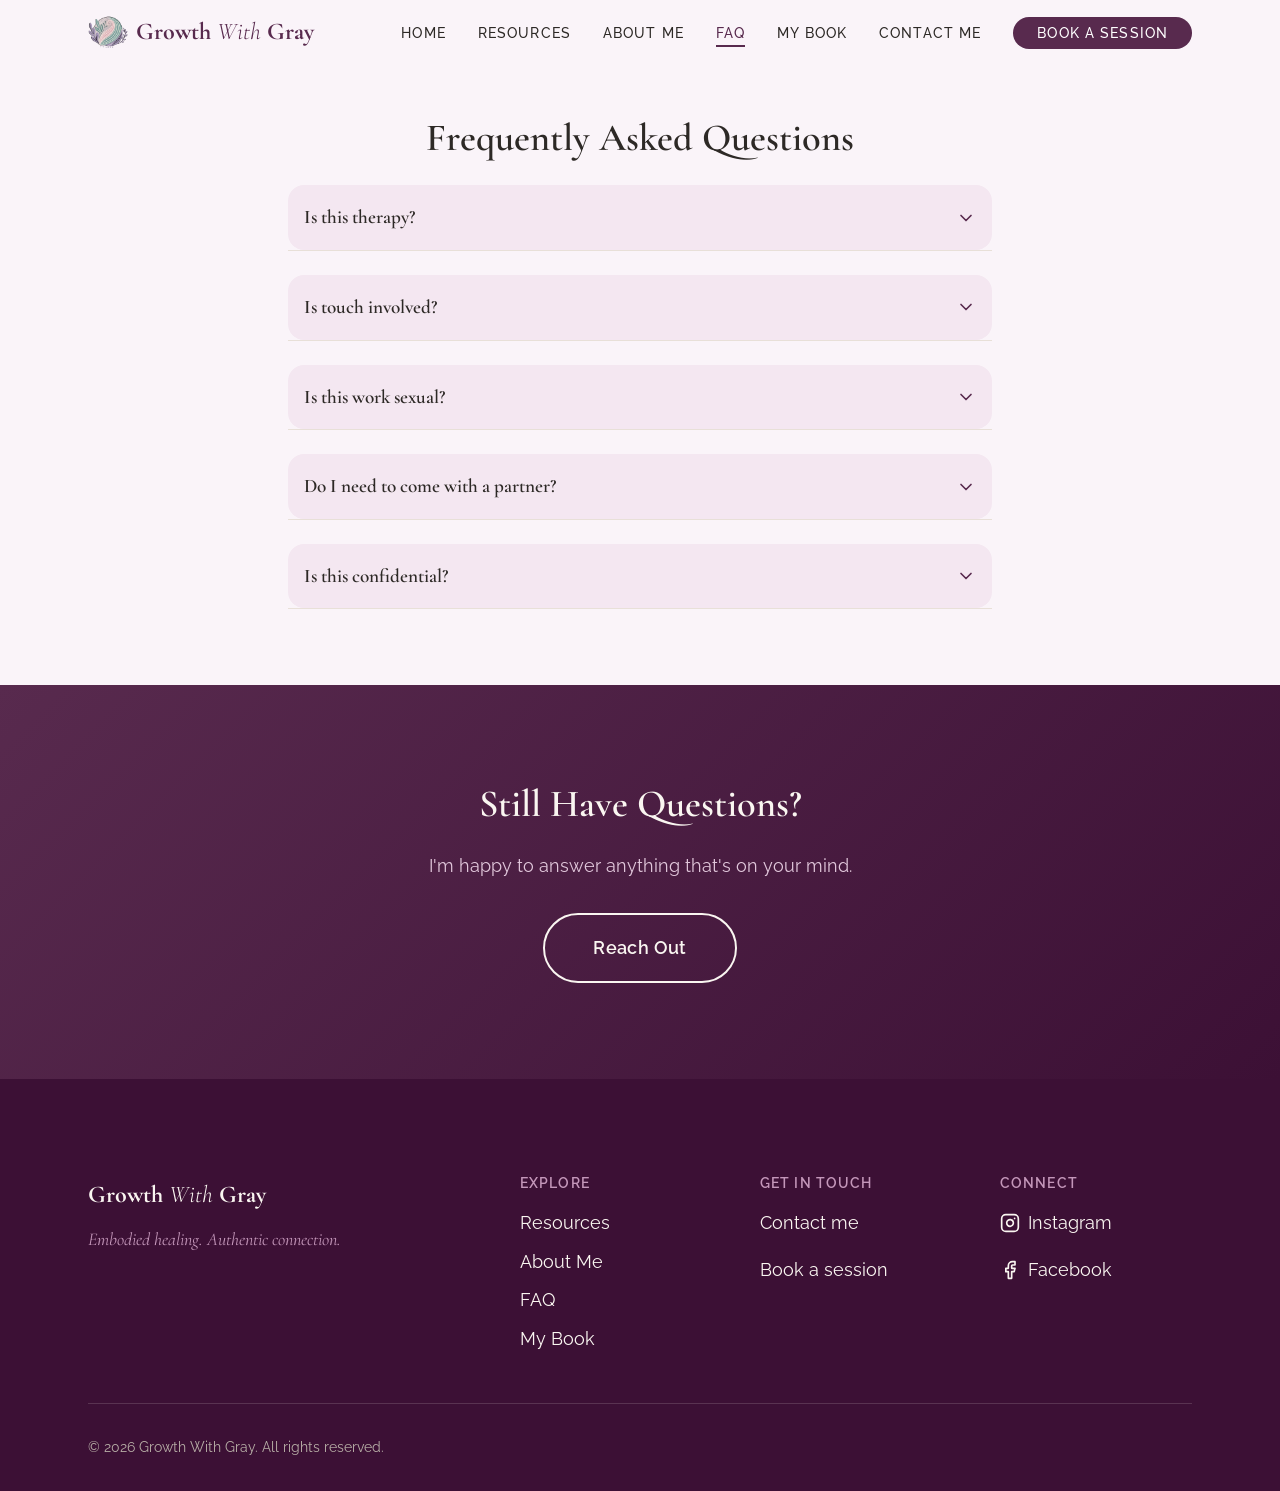
<file: web/faq.html>
<!DOCTYPE html>
<html lang="en">
<head>
  <meta charset="UTF-8">
  <meta name="viewport" content="width=device-width, initial-scale=1.0">
  <title>FAQ | Growth With Gray</title>
  <meta name="description" content="Frequently asked questions about therapy, somatic sex therapy, and coaching with Gray Moulton, LMFT.">
  <meta name="author" content="Gray Moulton, LMFT">
  <meta property="og:title" content="FAQ | Growth With Gray">
  <meta property="og:description" content="Find answers to common questions about therapy, somatic sex therapy, and coaching.">
  <meta property="og:type" content="website">
  <meta property="og:url" content="https://growthwithgray.com/faq">
  <link rel="canonical" href="https://growthwithgray.com/faq">

  <link rel="preconnect" href="https://fonts.googleapis.com">
  <link rel="preconnect" href="https://fonts.gstatic.com" crossorigin>
  <link href="https://fonts.googleapis.com/css2?family=Cormorant+Garamond:ital,wght@0,400;0,500;0,600;0,700;1,400;1,500&family=Raleway:wght@300;400;500;600;700&display=swap" rel="stylesheet">

  <link rel="stylesheet" href="css/variables.css?v=1.0.10">
  <link rel="stylesheet" href="css/reset.css?v=1.0.10">
  <link rel="stylesheet" href="css/typography.css?v=1.0.10">
  <link rel="stylesheet" href="css/layout.css?v=1.0.10">
  <link rel="stylesheet" href="css/components.css?v=1.0.10">
  <link rel="stylesheet" href="css/utilities.css?v=1.0.10">
  <link rel="stylesheet" href="css/animations.css?v=1.0.10">
  <link rel="stylesheet" href="css/responsive.css?v=1.0.10">
</head>
<body>
  <a class="skip-link" href="#main-content">Skip to main content</a>

  <div id="site-header" style="min-height: var(--header-height);"></div>

  <main id="main-content">

    <!-- Page Hero -->
    <!--
    <section class="page-hero">
      <div class="container">
        <h1 class="reveal">Frequently Asked Questions</h1>
        <p class="reveal reveal--delay-1">Answers to the questions I hear most often.</p>
      </div>
    </section>
    -->
    
    <!-- SECTION 12: FAQ -->
    <section class="section">
      <div class="container container--narrow">
        <h2 class="section-title text-center reveal">Frequently Asked Questions</h2>
        
        <details class="faq-item reveal reveal--delay-1" style="margin-bottom: var(--space-lg);">
          <summary style="cursor: pointer; padding: var(--space-md); background: var(--color-bg-alt); border-radius: var(--radius-lg); font-weight: 600;">
            <span>Is this therapy?</span>
            <svg class="faq-chevron" viewBox="0 0 24 24" fill="none" stroke="currentColor" stroke-width="2" stroke-linecap="round" stroke-linejoin="round" aria-hidden="true" style="width: 20px; height: 20px; display: inline-block; margin-left: auto;"><polyline points="6 9 12 15 18 9"></polyline></svg>
          </summary>
          <div class="faq-answer" style="padding: var(--space-md); margin-top: var(--space-md);">
            <p>No. Intimacy coaching and somatic sex education are educational and experiential practices rather than psychotherapy.</p>
          </div>
        </details>

        <details class="faq-item reveal reveal--delay-2" style="margin-bottom: var(--space-lg);">
          <summary style="cursor: pointer; padding: var(--space-md); background: var(--color-bg-alt); border-radius: var(--radius-lg); font-weight: 600;">
            <span>Is touch involved?</span>
            <svg class="faq-chevron" viewBox="0 0 24 24" fill="none" stroke="currentColor" stroke-width="2" stroke-linecap="round" stroke-linejoin="round" aria-hidden="true" style="width: 20px; height: 20px; display: inline-block; margin-left: auto;"><polyline points="6 9 12 15 18 9"></polyline></svg>
          </summary>
          <div class="faq-answer" style="padding: var(--space-md); margin-top: var(--space-md);">
            <p>Some sessions may include client-directed touch as an educational component. Touch is always optional, consent-based, and clearly discussed beforehand.</p>
          </div>
        </details>

        <details class="faq-item reveal reveal--delay-3" style="margin-bottom: var(--space-lg);">
          <summary style="cursor: pointer; padding: var(--space-md); background: var(--color-bg-alt); border-radius: var(--radius-lg); font-weight: 600;">
            <span>Is this work sexual?</span>
            <svg class="faq-chevron" viewBox="0 0 24 24" fill="none" stroke="currentColor" stroke-width="2" stroke-linecap="round" stroke-linejoin="round" aria-hidden="true" style="width: 20px; height: 20px; display: inline-block; margin-left: auto;"><polyline points="6 9 12 15 18 9"></polyline></svg>
          </summary>
          <div class="faq-answer" style="padding: var(--space-md); margin-top: var(--space-md);">
            <p>This work focuses on education, embodiment, and personal development around intimacy and sexuality. It is not a sexual service.</p>
          </div>
        </details>

        <details class="faq-item reveal reveal--delay-4" style="margin-bottom: var(--space-lg);">
          <summary style="cursor: pointer; padding: var(--space-md); background: var(--color-bg-alt); border-radius: var(--radius-lg); font-weight: 600;">
            <span>Do I need to come with a partner?</span>
            <svg class="faq-chevron" viewBox="0 0 24 24" fill="none" stroke="currentColor" stroke-width="2" stroke-linecap="round" stroke-linejoin="round" aria-hidden="true" style="width: 20px; height: 20px; display: inline-block; margin-left: auto;"><polyline points="6 9 12 15 18 9"></polyline></svg>
          </summary>
          <div class="faq-answer" style="padding: var(--space-md); margin-top: var(--space-md);">
            <p>No. Many people come individually to explore their own relationship with their body, desire, and intimacy.</p>
          </div>
        </details>

        <details class="faq-item reveal reveal--delay-5" style="margin-bottom: var(--space-lg);">
          <summary style="cursor: pointer; padding: var(--space-md); background: var(--color-bg-alt); border-radius: var(--radius-lg); font-weight: 600;">
            <span>Is this confidential?</span>
            <svg class="faq-chevron" viewBox="0 0 24 24" fill="none" stroke="currentColor" stroke-width="2" stroke-linecap="round" stroke-linejoin="round" aria-hidden="true" style="width: 20px; height: 20px; display: inline-block; margin-left: auto;"><polyline points="6 9 12 15 18 9"></polyline></svg>
          </summary>
          <div class="faq-answer" style="padding: var(--space-md); margin-top: var(--space-md);">
            <p>Yes. Your privacy and safety are deeply respected.</p>
          </div>
        </details>
      </div>
    </section>

    <!--
    <section class="section">
      <div class="container container--narrow">

        <h2 class="section-title reveal">Getting Started</h2>

        <details class="faq-item reveal">
          <summary>
            <span>How do I know if therapy or coaching is right for me?</span>
            <svg class="faq-chevron" viewBox="0 0 24 24" fill="none" stroke="currentColor" stroke-width="2" stroke-linecap="round" stroke-linejoin="round" aria-hidden="true"><polyline points="6 9 12 15 18 9"></polyline></svg>
          </summary>
          <div class="faq-answer">
            <p>If you're feeling stuck, struggling in your relationships, disconnected from your body, or simply knowing there's more to life than what you're currently experiencing &mdash; that's often a sign that support could help. I offer a free consultation where we can talk about what you're going through and whether my approach is a good fit.</p>
          </div>
        </details>

        <details class="faq-item reveal">
          <summary>
            <span>What happens in a free consultation?</span>
            <svg class="faq-chevron" viewBox="0 0 24 24" fill="none" stroke="currentColor" stroke-width="2" stroke-linecap="round" stroke-linejoin="round" aria-hidden="true"><polyline points="6 9 12 15 18 9"></polyline></svg>
          </summary>
          <div class="faq-answer">
            <p>The consultation is a brief 15-20 minute call where you can share what brings you to therapy or coaching, ask any questions, and get a feel for what it would be like to work together. There's no pressure and no obligation.</p>
          </div>
        </details>

        <details class="faq-item reveal">
          <summary>
            <span>Do you offer virtual or in-person sessions?</span>
            <svg class="faq-chevron" viewBox="0 0 24 24" fill="none" stroke="currentColor" stroke-width="2" stroke-linecap="round" stroke-linejoin="round" aria-hidden="true"><polyline points="6 9 12 15 18 9"></polyline></svg>
          </summary>
          <div class="faq-answer">
            <p>Both! I offer sessions via secure video platform as well as in-person at my office. We'll work together to find the format that feels most comfortable and effective for you.</p>
          </div>
        </details>

        <h2 class="section-title mt-2xl reveal">About Therapy</h2>

        <details class="faq-item reveal">
          <summary>
            <span>What is the difference between therapy and coaching?</span>
            <svg class="faq-chevron" viewBox="0 0 24 24" fill="none" stroke="currentColor" stroke-width="2" stroke-linecap="round" stroke-linejoin="round" aria-hidden="true"><polyline points="6 9 12 15 18 9"></polyline></svg>
          </summary>
          <div class="faq-answer">
            <p>Therapy typically addresses mental health conditions, explores past experiences and their impact on the present, and involves diagnosis and treatment. Coaching is more future-focused and action-oriented, helping you build skills, set goals, and create the life you want. Both can be powerful &mdash; and during our consultation, I can help you determine which is the best fit for your needs.</p>
          </div>
        </details>

        <details class="faq-item reveal">
          <summary>
            <span>How long does therapy typically last?</span>
            <svg class="faq-chevron" viewBox="0 0 24 24" fill="none" stroke="currentColor" stroke-width="2" stroke-linecap="round" stroke-linejoin="round" aria-hidden="true"><polyline points="6 9 12 15 18 9"></polyline></svg>
          </summary>
          <div class="faq-answer">
            <p>This varies widely depending on your goals, what you're working on, and how deeply you want to go. Some clients find what they need in a few months; others benefit from longer-term work. We'll regularly check in about your progress and adjust as needed.</p>
          </div>
        </details>

        <details class="faq-item reveal">
          <summary>
            <span>Is everything I share confidential?</span>
            <svg class="faq-chevron" viewBox="0 0 24 24" fill="none" stroke="currentColor" stroke-width="2" stroke-linecap="round" stroke-linejoin="round" aria-hidden="true"><polyline points="6 9 12 15 18 9"></polyline></svg>
          </summary>
          <div class="faq-answer">
            <p>Yes. Confidentiality is a cornerstone of therapy. What you share stays between us, with very few exceptions required by law (such as imminent danger to yourself or others, or mandated reporting of abuse). I'll go over these limits in detail during our first session so you know exactly what to expect.</p>
          </div>
        </details>

        <h2 class="section-title mt-2xl reveal">About Somatic Sex Therapy</h2>

        <details class="faq-item reveal">
          <summary>
            <span>What is somatic sex therapy?</span>
            <svg class="faq-chevron" viewBox="0 0 24 24" fill="none" stroke="currentColor" stroke-width="2" stroke-linecap="round" stroke-linejoin="round" aria-hidden="true"><polyline points="6 9 12 15 18 9"></polyline></svg>
          </summary>
          <div class="faq-answer">
            <p>Somatic sex therapy is a body-based therapeutic approach that addresses sexual concerns, intimacy challenges, and embodiment through direct experience rather than talk alone. It incorporates breath work, movement, sensation awareness, and mindful touch practices to help you reconnect with your body and its natural capacity for pleasure and healing.</p>
          </div>
        </details>

        <details class="faq-item reveal">
          <summary>
            <span>Is somatic sex therapy sexual?</span>
            <svg class="faq-chevron" viewBox="0 0 24 24" fill="none" stroke="currentColor" stroke-width="2" stroke-linecap="round" stroke-linejoin="round" aria-hidden="true"><polyline points="6 9 12 15 18 9"></polyline></svg>
          </summary>
          <div class="faq-answer">
            <p>Somatic sex therapy is a professional, therapeutic modality &mdash; it is not a sexual service. While the work addresses sexuality and the body, sessions are always boundaried, consent-driven, and conducted within a clear therapeutic framework. The goal is healing and growth, supported by a trained professional in a safe environment.</p>
          </div>
        </details>

        <details class="faq-item reveal">
          <summary>
            <span>What does a somatic sex therapy session look like?</span>
            <svg class="faq-chevron" viewBox="0 0 24 24" fill="none" stroke="currentColor" stroke-width="2" stroke-linecap="round" stroke-linejoin="round" aria-hidden="true"><polyline points="6 9 12 15 18 9"></polyline></svg>
          </summary>
          <div class="faq-answer">
            <p>Sessions typically begin with a check-in and then move into experiential exercises. These might include breath work, body scanning, guided movement, or awareness practices. Everything is offered as an invitation &mdash; you are always in control of what you participate in. We go at your pace, always.</p>
          </div>
        </details>

        <h2 class="section-title mt-2xl reveal">Logistics &amp; Policies</h2>

        <details class="faq-item reveal">
          <summary>
            <span>Do you accept insurance?</span>
            <svg class="faq-chevron" viewBox="0 0 24 24" fill="none" stroke="currentColor" stroke-width="2" stroke-linecap="round" stroke-linejoin="round" aria-hidden="true"><polyline points="6 9 12 15 18 9"></polyline></svg>
          </summary>
          <div class="faq-answer">
            <p>I am an out-of-network provider. I can provide you with a superbill (detailed receipt) that you can submit to your insurance company for potential reimbursement. Many PPO plans offer out-of-network benefits. I recommend contacting your insurance provider to ask about your out-of-network mental health coverage.</p>
          </div>
        </details>

        <details class="faq-item reveal">
          <summary>
            <span>What is your cancellation policy?</span>
            <svg class="faq-chevron" viewBox="0 0 24 24" fill="none" stroke="currentColor" stroke-width="2" stroke-linecap="round" stroke-linejoin="round" aria-hidden="true"><polyline points="6 9 12 15 18 9"></polyline></svg>
          </summary>
          <div class="faq-answer">
            <p>I ask for at least 24 hours' notice for cancellations or rescheduling. Late cancellations or missed sessions may be subject to the full session fee. I understand that life happens, and we can discuss any extenuating circumstances.</p>
          </div>
        </details>

        <details class="faq-item reveal">
          <summary>
            <span>Do you offer sliding scale rates?</span>
            <svg class="faq-chevron" viewBox="0 0 24 24" fill="none" stroke="currentColor" stroke-width="2" stroke-linecap="round" stroke-linejoin="round" aria-hidden="true"><polyline points="6 9 12 15 18 9"></polyline></svg>
          </summary>
          <div class="faq-answer">
            <p>Yes. I believe this work should be accessible to those who need it. I have a limited number of sliding scale spots available. Please feel free to ask during your consultation, and we can discuss what works for your situation.</p>
          </div>
        </details>

      </div>
    </section>
    -->

    <!-- Still Have Questions -->
    <section class="cta-banner">
      <div class="container">
        <h2 class="reveal">Still Have Questions?</h2>
        <p class="reveal reveal--delay-1">I'm happy to answer anything that's on your mind.</p>
        <a href="contact.html" class="btn btn--outline-light btn--large reveal reveal--delay-2">Reach Out</a>
      </div>
    </section>

  </main>

  <div id="site-footer"></div>

  <script src="js/components.js"></script>
  <script src="js/navigation.js"></script>
  <script src="js/faq.js"></script>
  <script src="js/animations.js"></script>
</body>
</html>
</file>
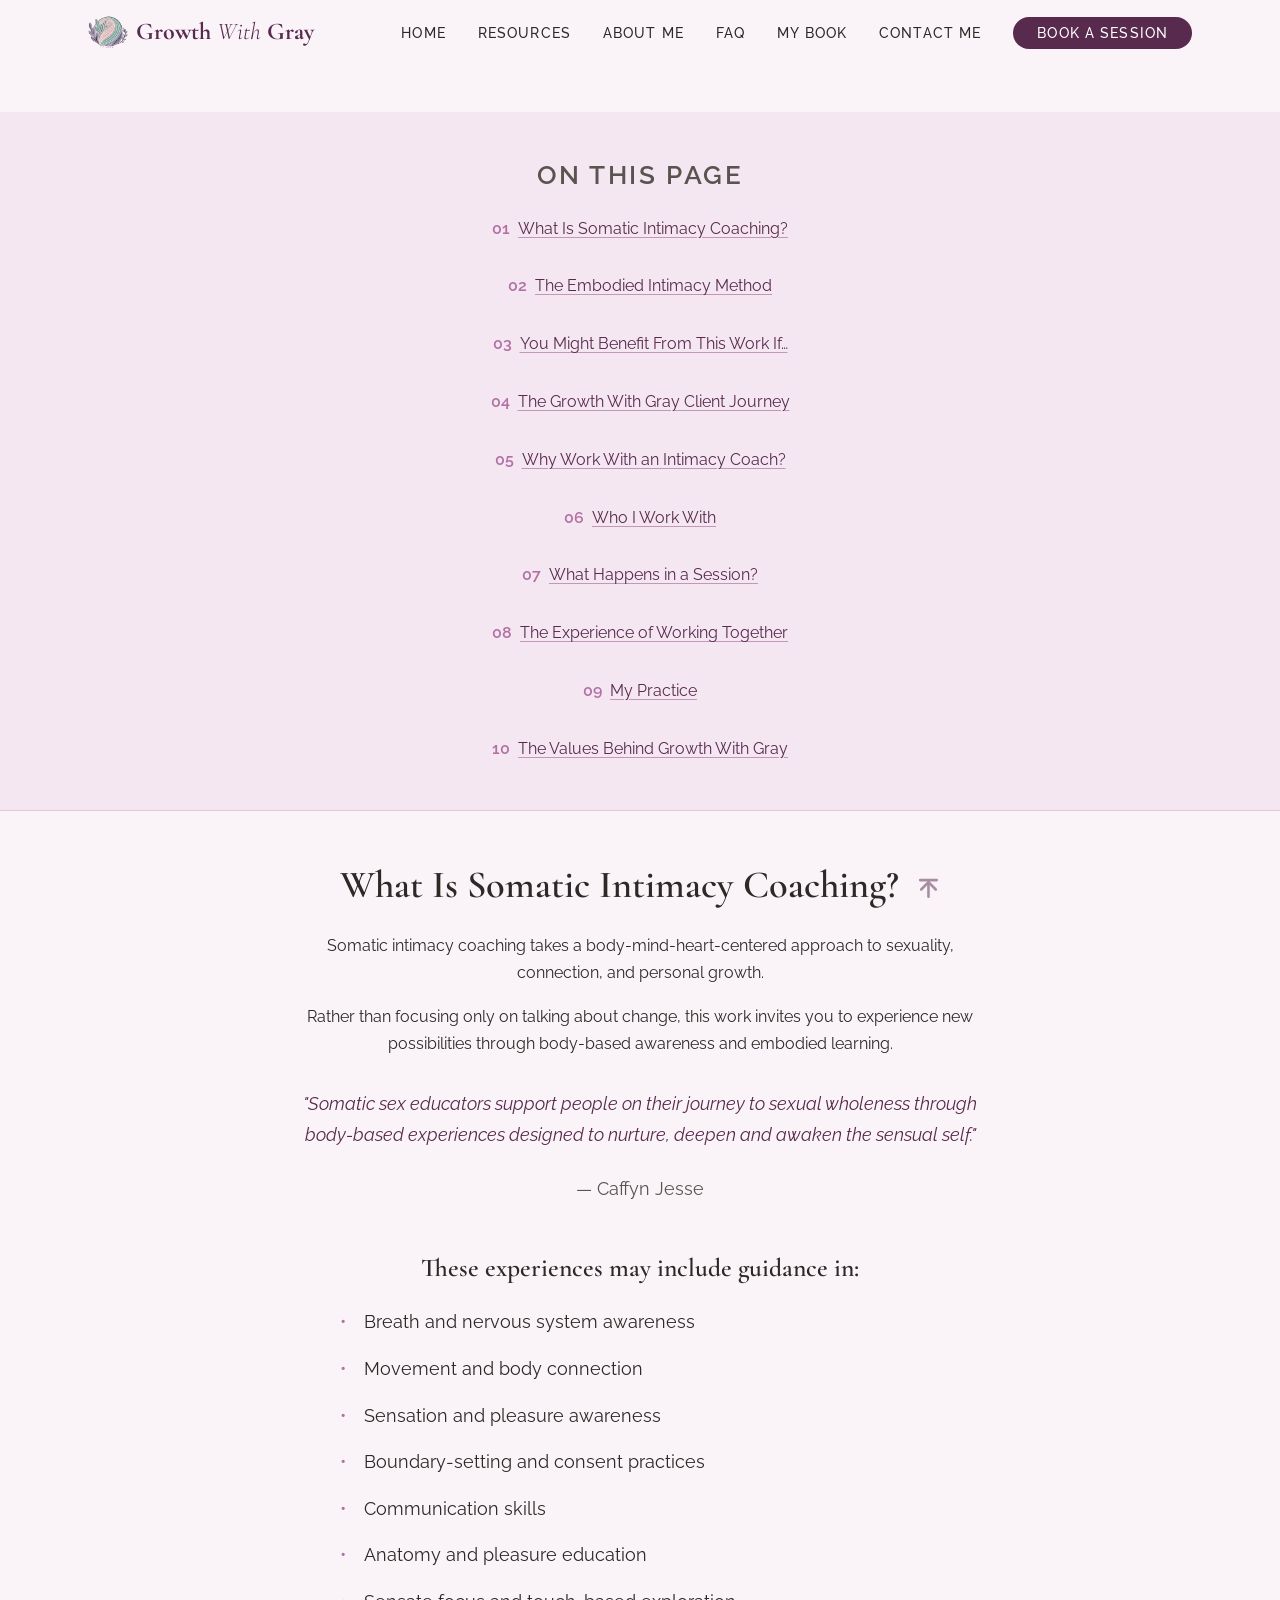
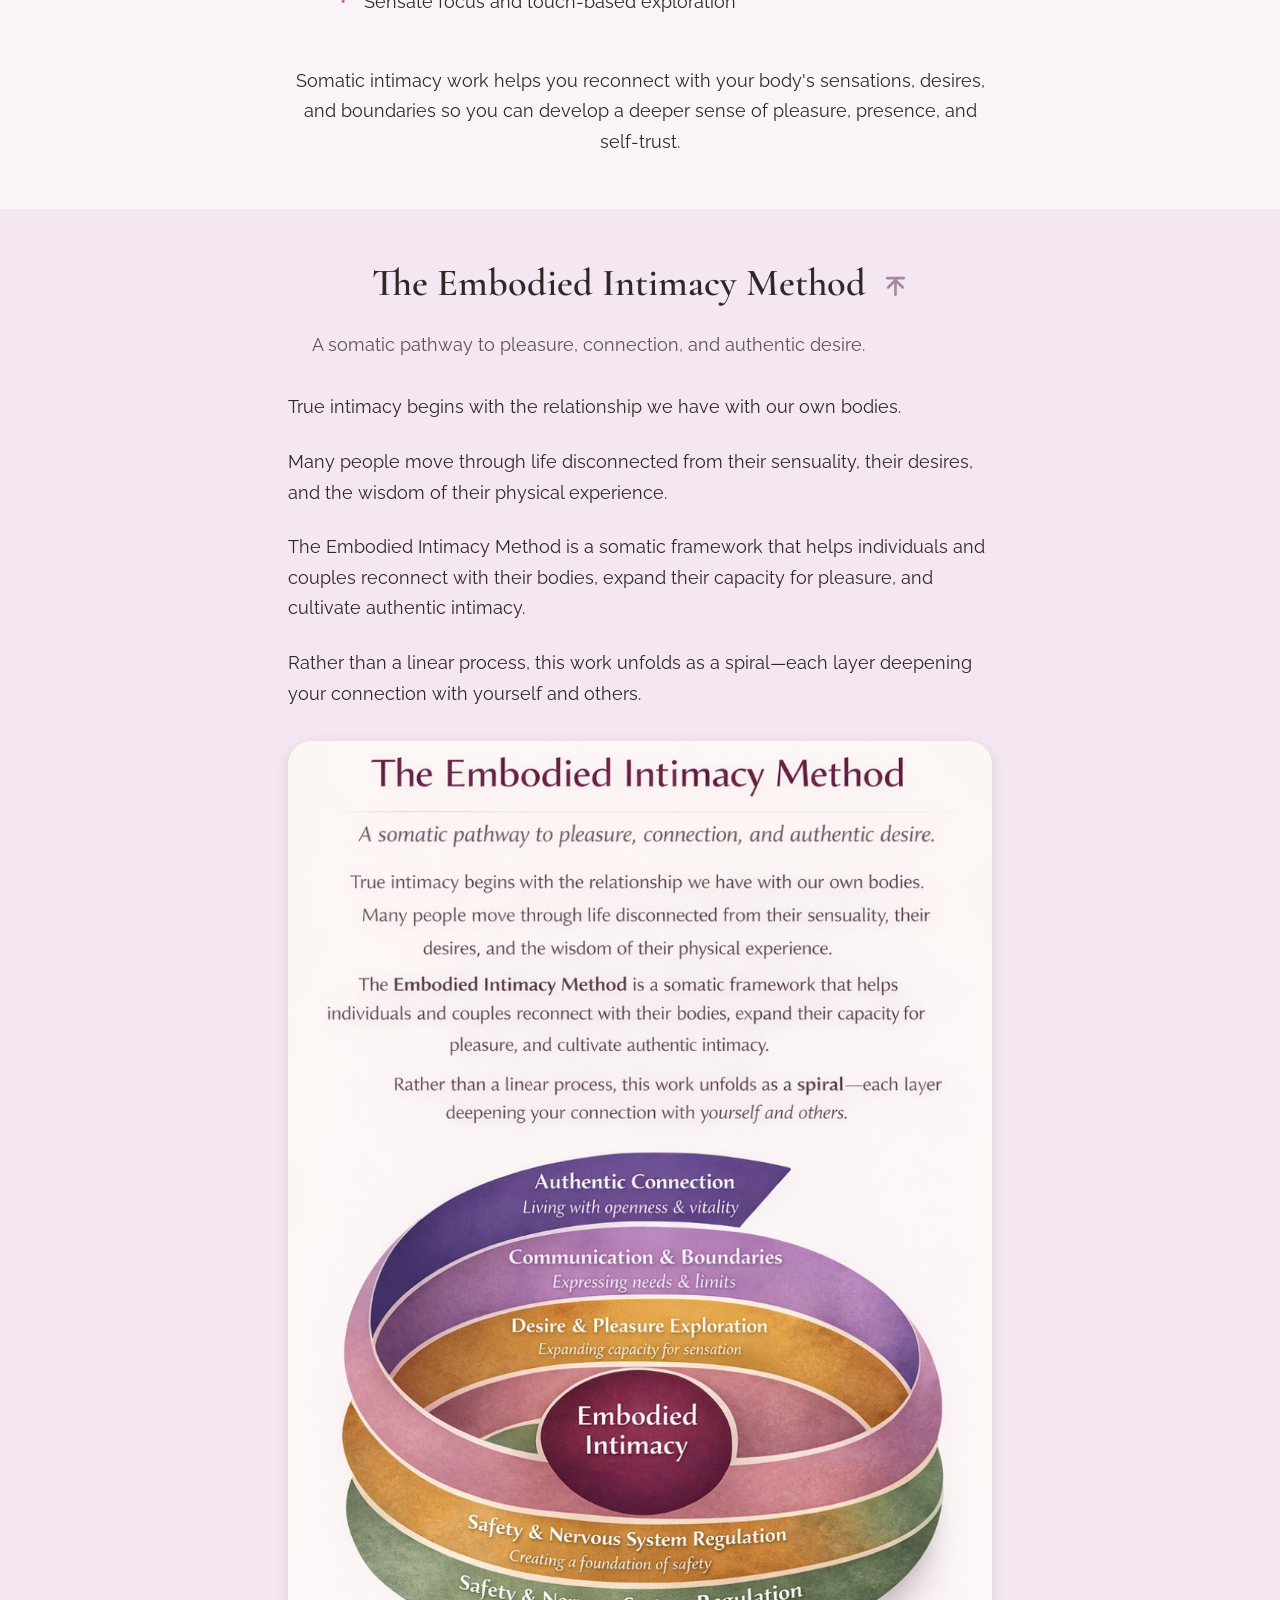
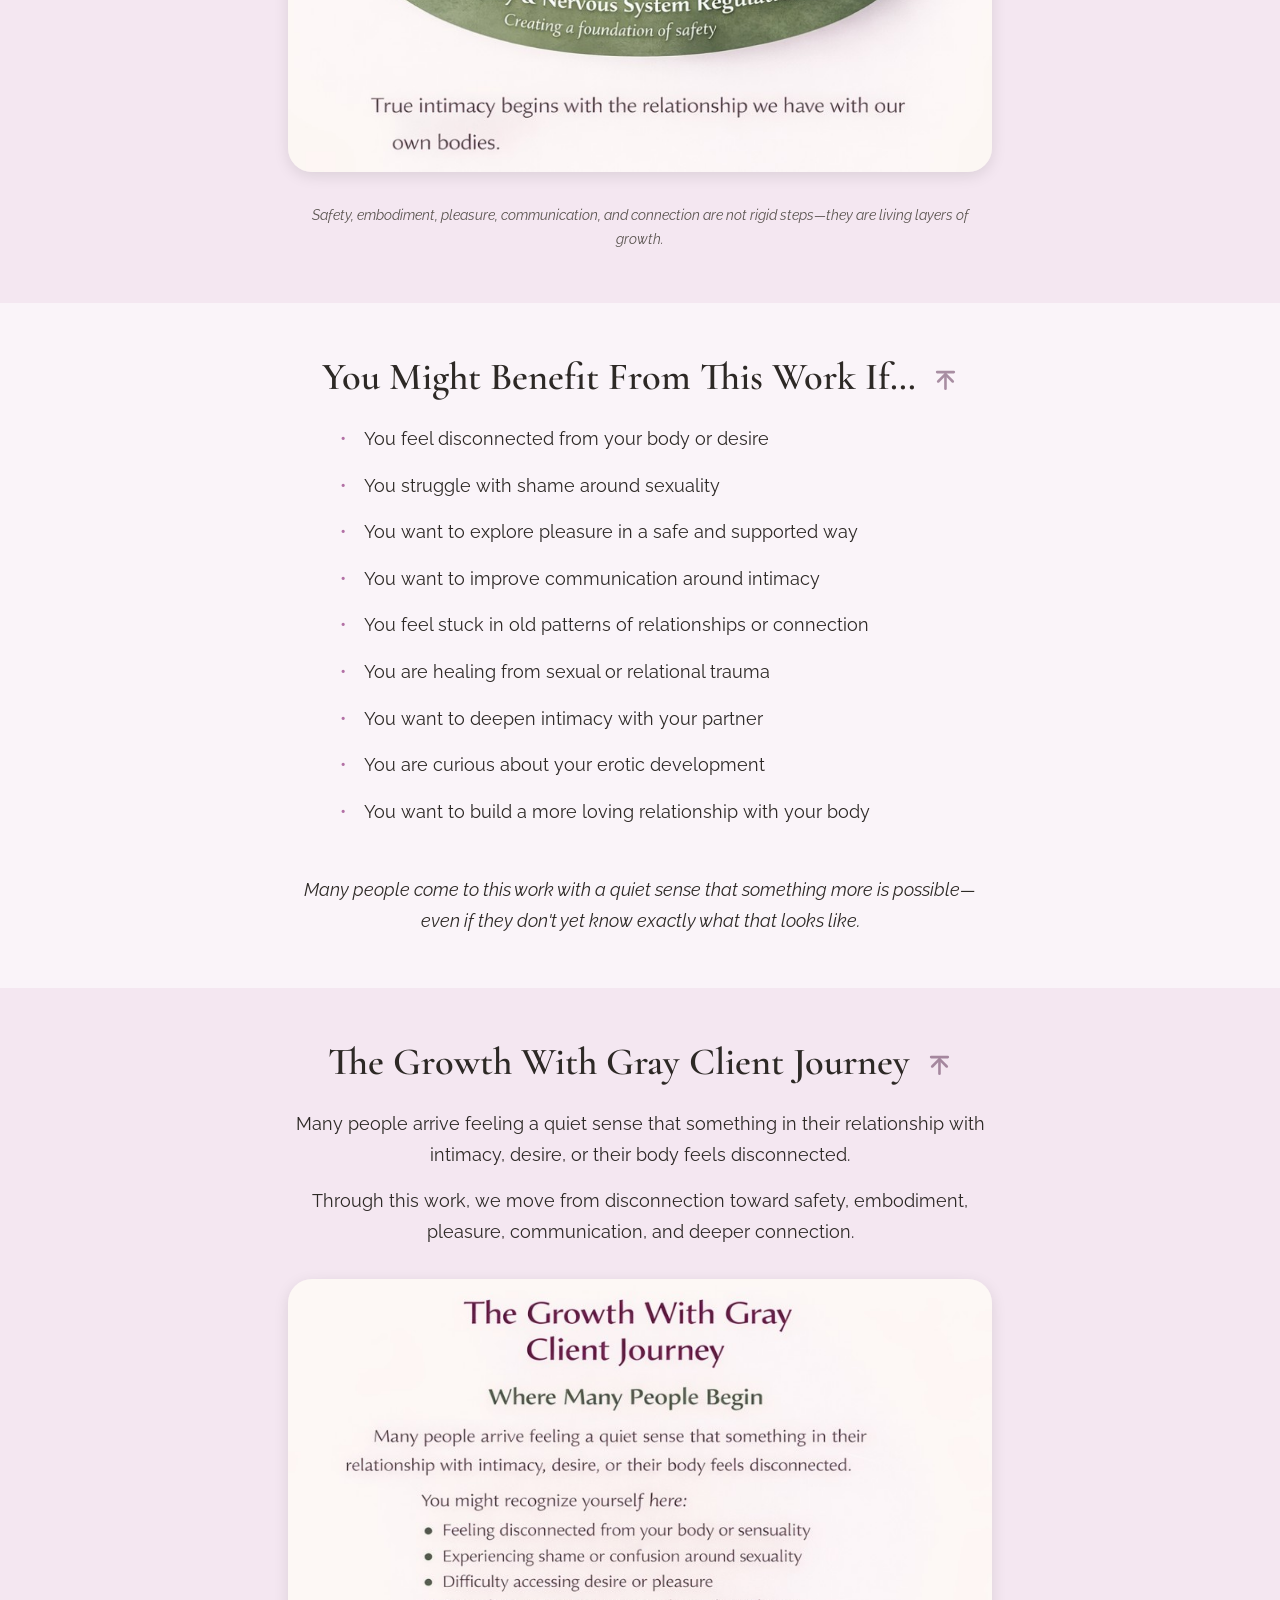
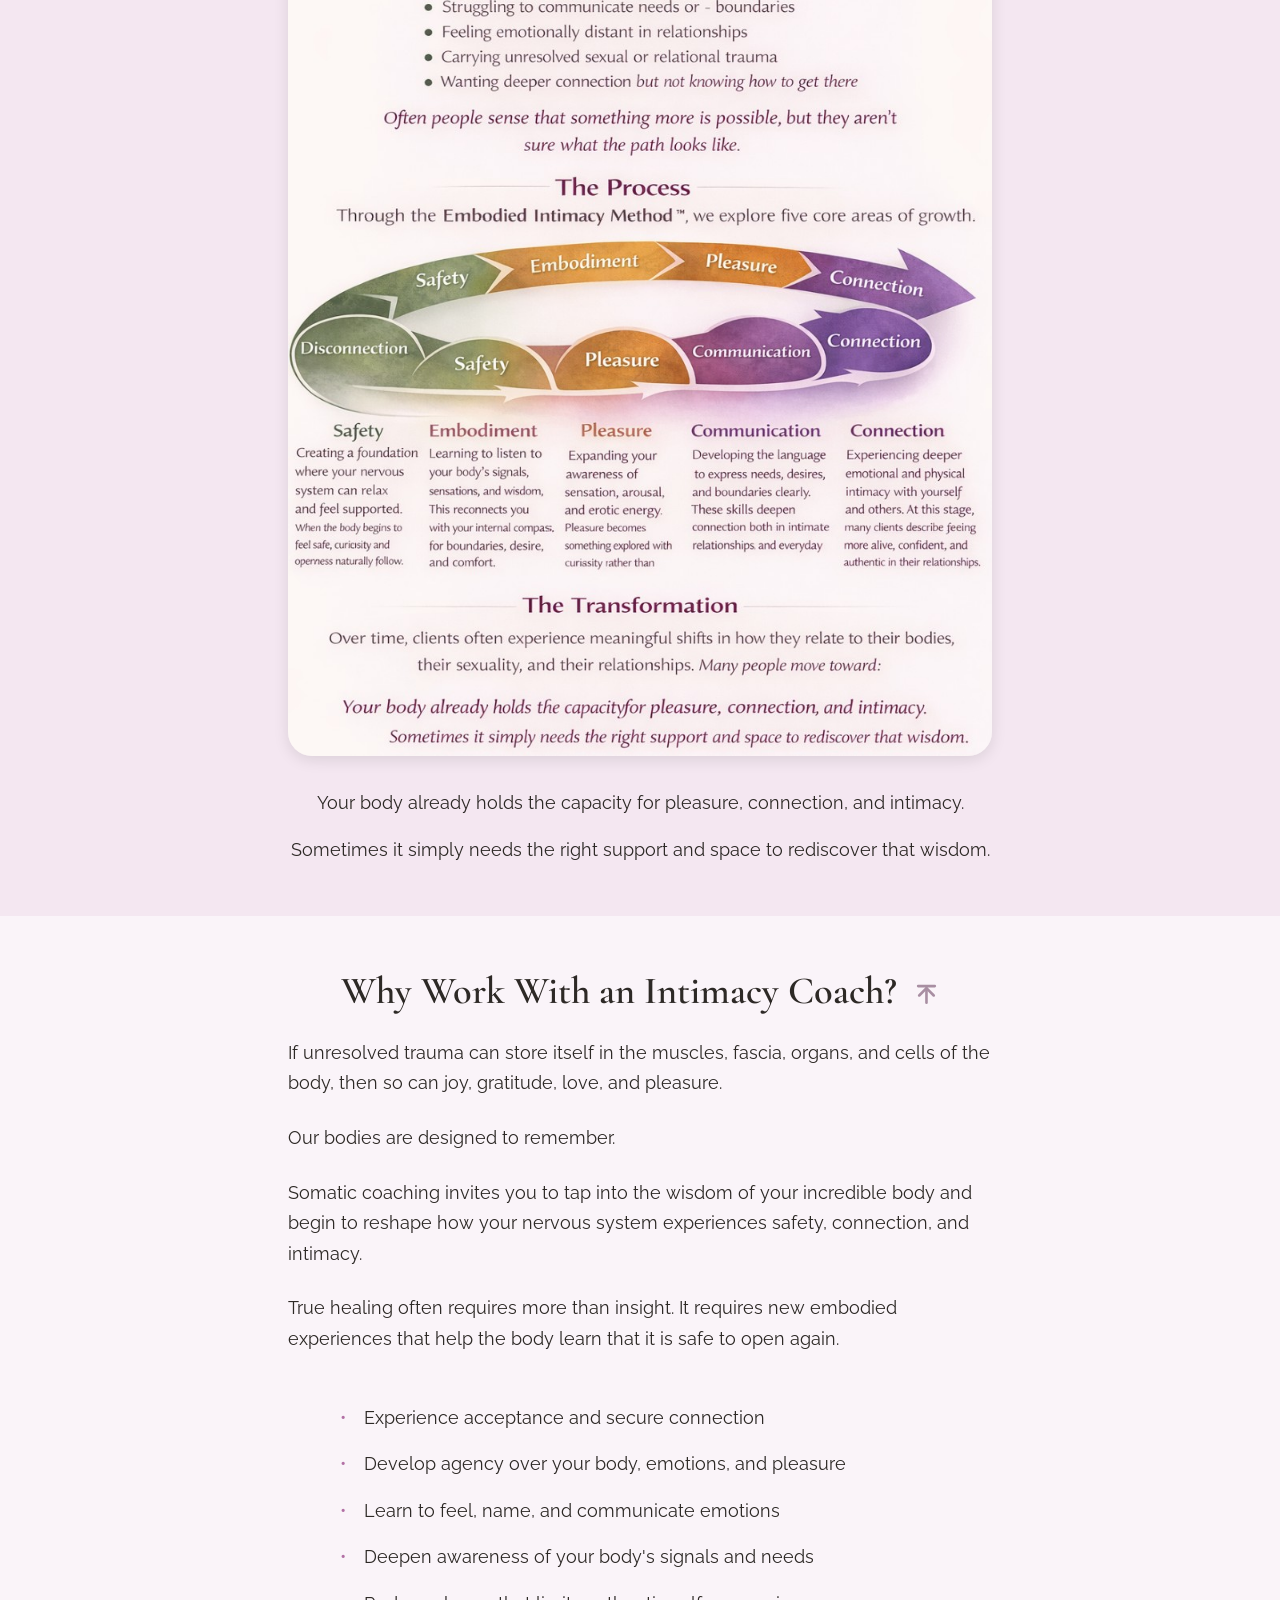
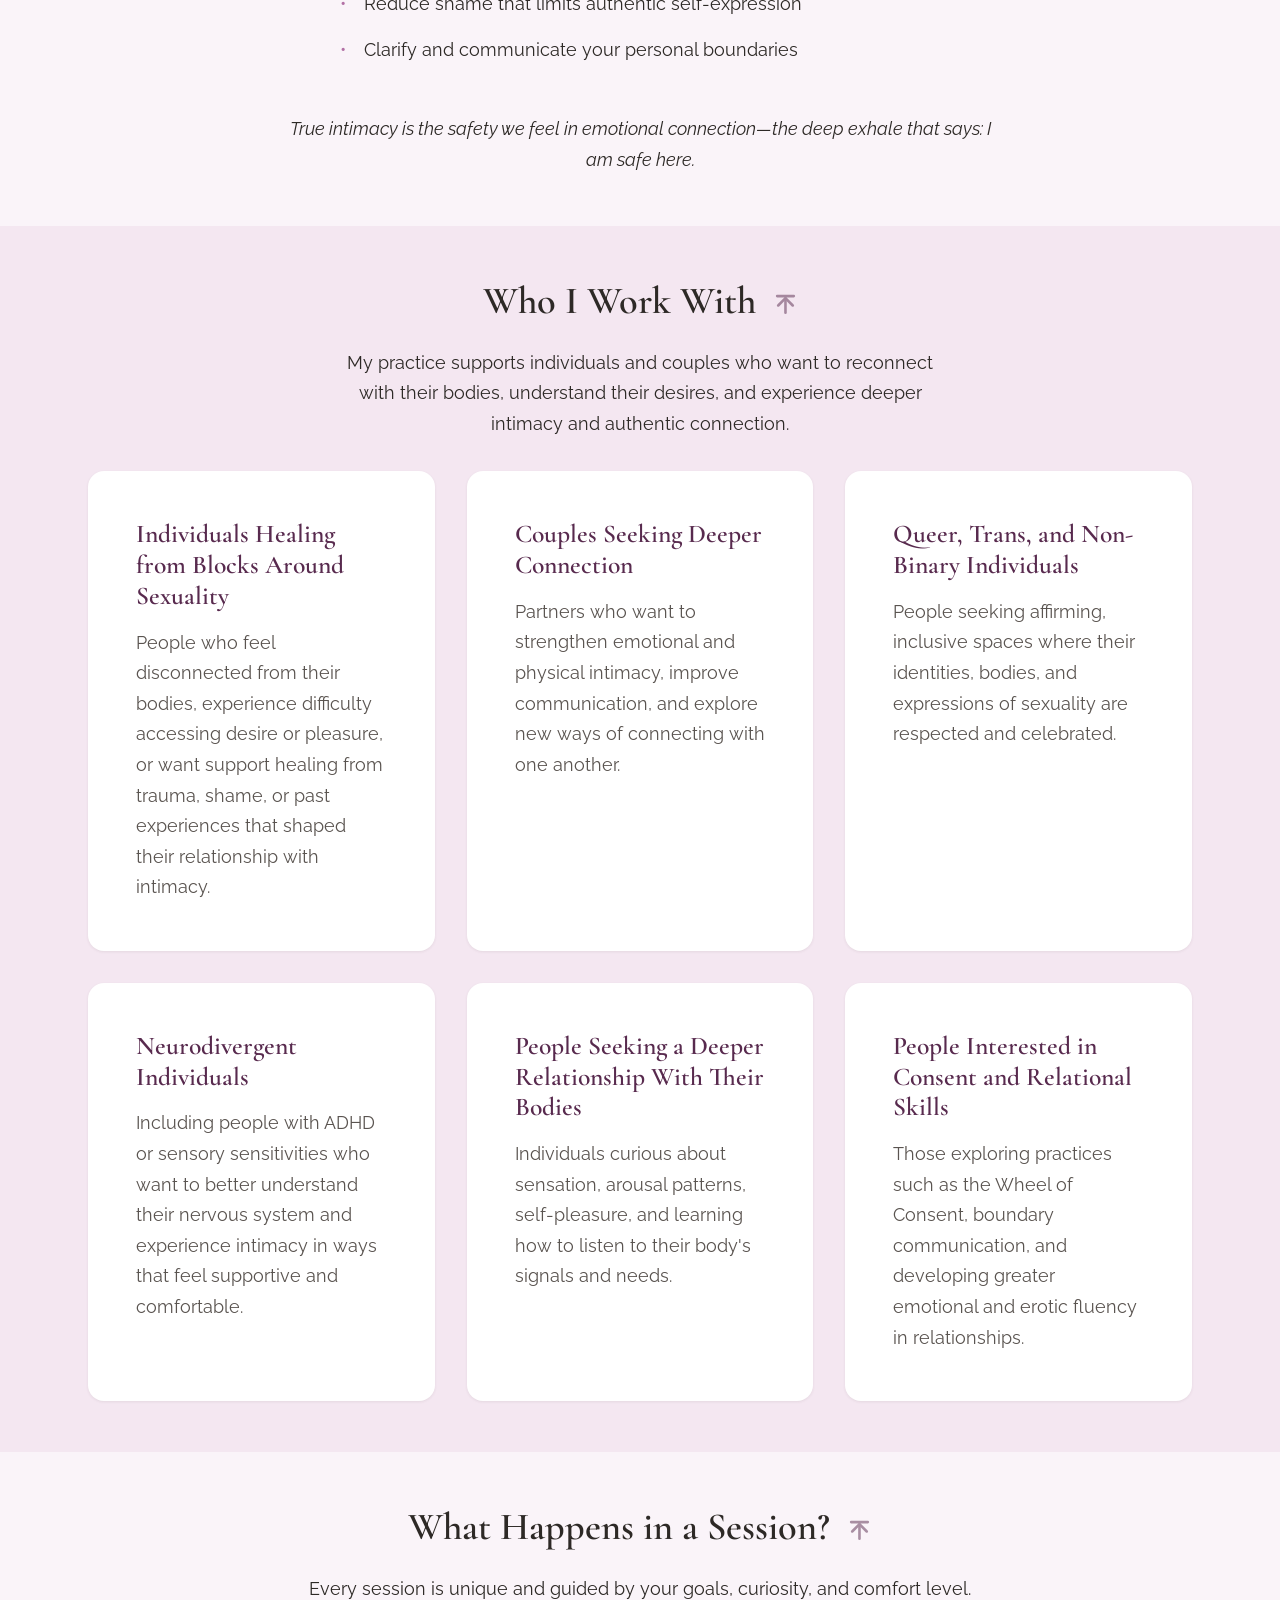
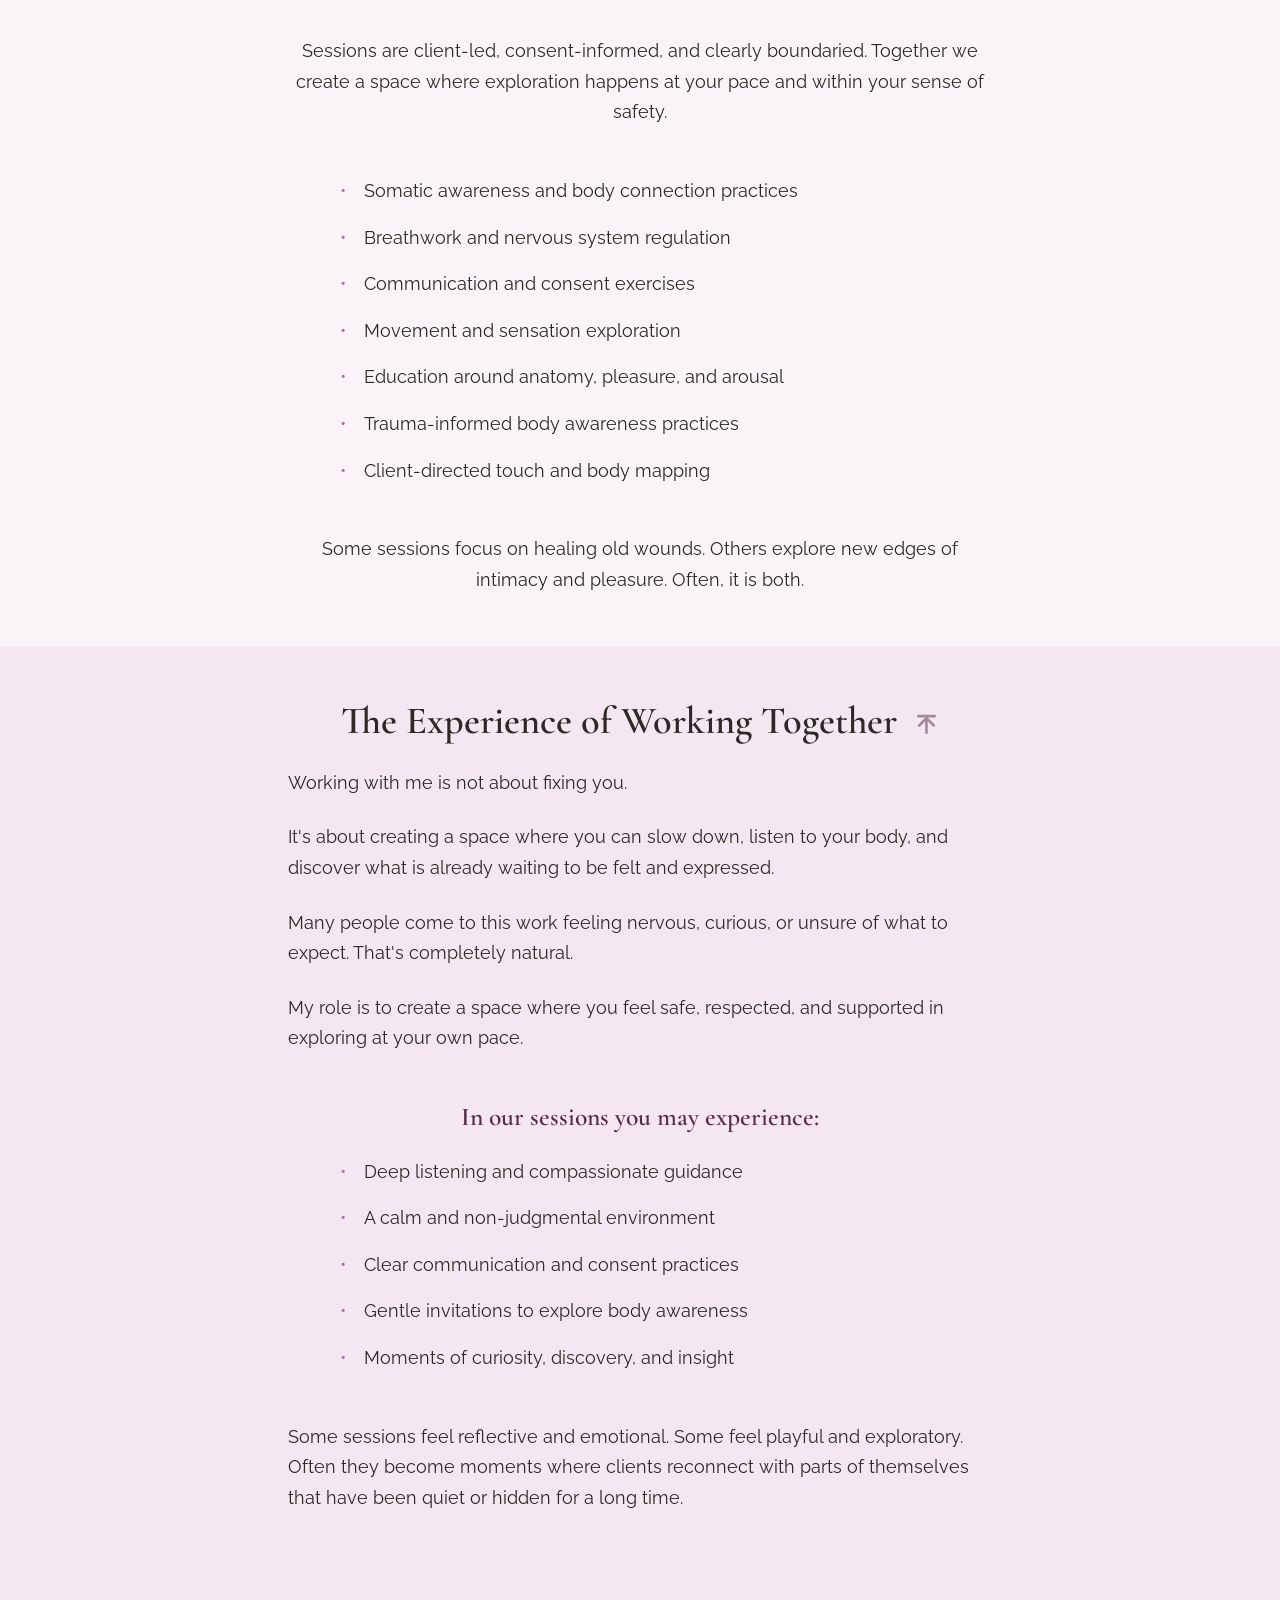
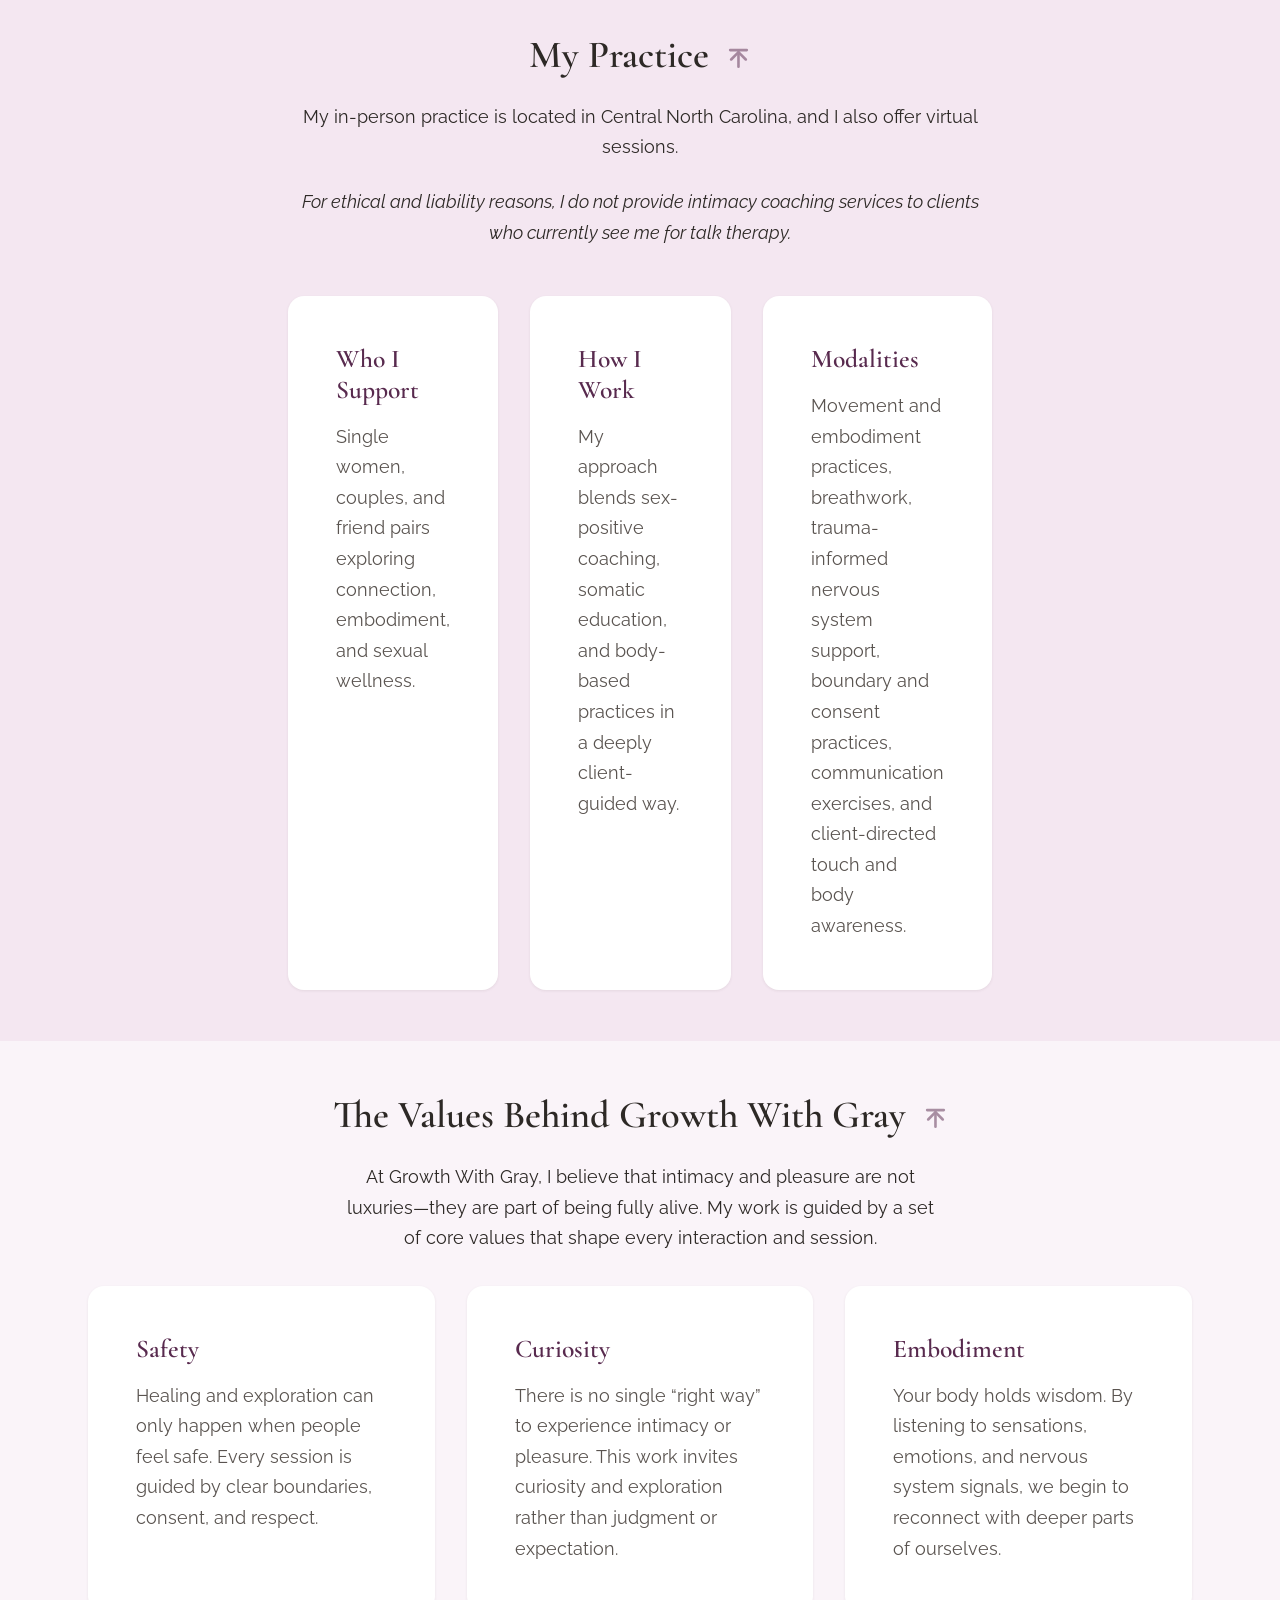
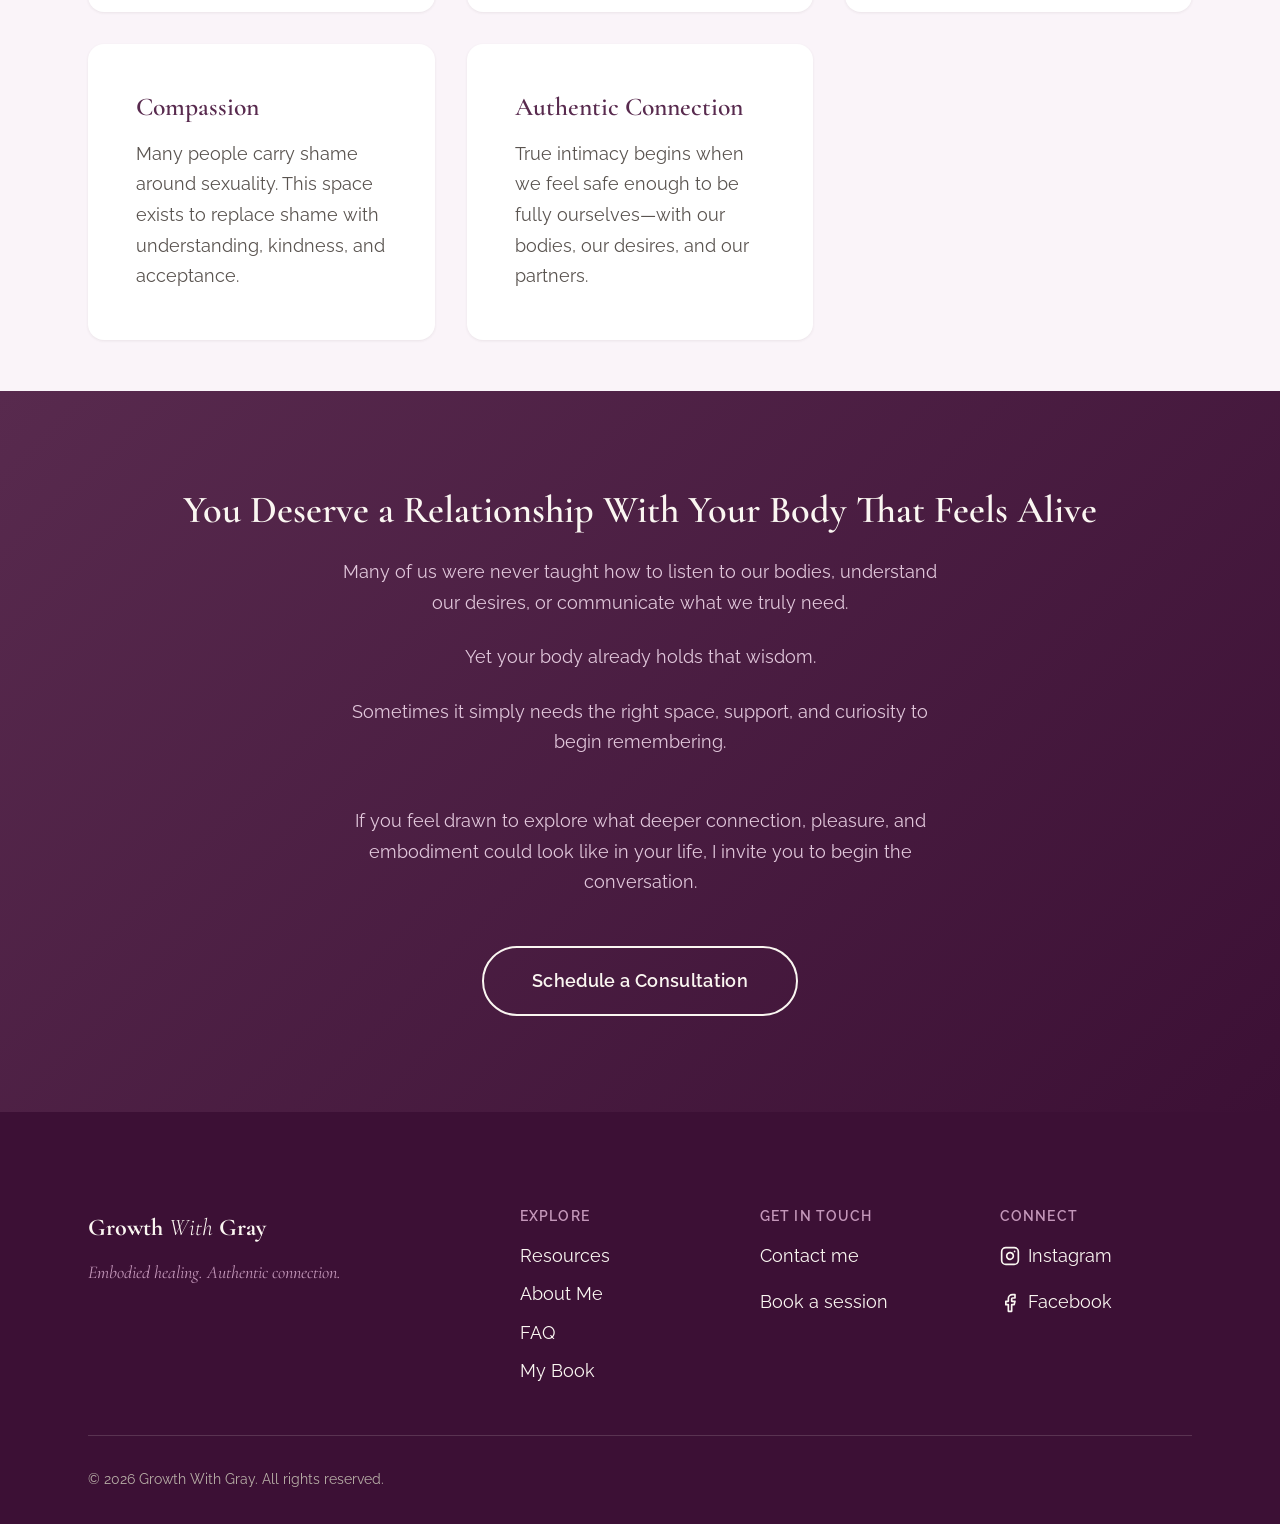
<file: web/moreinfo.html>
<!DOCTYPE html>
<html lang="en">
<head>
  <meta charset="UTF-8">
  <meta name="viewport" content="width=device-width, initial-scale=1.0">
  <title>About Gray Moulton | Growth With Gray</title>
  <meta name="description" content="Learn about Gray Moulton, a licensed LMFT and certified Somatic Sex Therapist. Body-centered, trauma-informed therapy and coaching.">
  <meta name="author" content="Gray Moulton, LMFT">
  <meta property="og:title" content="About Gray Moulton | Growth With Gray">
  <meta property="og:description" content="Learn about Gray Moulton, a licensed LMFT and certified Somatic Sex Therapist.">
  <meta property="og:type" content="website">
  <meta property="og:url" content="https://growthwithgray.com/about">
  <link rel="canonical" href="https://growthwithgray.com/about">

  <link rel="preconnect" href="https://fonts.googleapis.com">
  <link rel="preconnect" href="https://fonts.gstatic.com" crossorigin>
  <link href="https://fonts.googleapis.com/css2?family=Cormorant+Garamond:ital,wght@0,400;0,500;0,600;0,700;1,400;1,500&family=Raleway:wght@300;400;500;600;700&display=swap" rel="stylesheet">

  <link rel="stylesheet" href="css/variables.css?v=1.0.0">
  <link rel="stylesheet" href="css/reset.css?v=1.0.0">
  <link rel="stylesheet" href="css/typography.css?v=1.0.0">
  <link rel="stylesheet" href="css/layout.css?v=1.0.0">
  <link rel="stylesheet" href="css/components.css?v=1.0.0">
  <link rel="stylesheet" href="css/utilities.css?v=1.0.0">
  <link rel="stylesheet" href="css/animations.css?v=1.0.0">
  <link rel="stylesheet" href="css/responsive.css?v=1.0.0">
</head>
<body>
  <a class="skip-link" href="#main-content">Skip to main content</a>

  <div id="site-header" style="min-height: var(--header-height);"></div>

  <main id="main-content">

    <!-- Page Hero -->
    <!--
    <section class="page-hero">
      <div class="container">
        <h1 class="reveal">More information</h1>
        <p class="reveal reveal--delay-1">Learn more about this type of exploration.</p>
      </div>
    </section>
    -->
    
    <!-- PAGE INDEX -->
    <section class="section-index" id="page-index">
      <div class="container container--narrow">
        <h2 class="section-index__heading">On This Page</h2>
        <ol class="section-index__list">
          <li><a href="#section-somatic" class="section-index__link">What Is Somatic Intimacy Coaching?</a></li><br>
          <li><a href="#section-method" class="section-index__link">The Embodied Intimacy Method</a></li><br>
          <li><a href="#section-benefit" class="section-index__link">You Might Benefit From This Work If…</a></li><br>
          <li><a href="#section-journey" class="section-index__link">The Growth With Gray Client Journey</a></li><br>
          <li><a href="#section-why-coach" class="section-index__link">Why Work With an Intimacy Coach?</a></li><br>
          <li><a href="#section-who" class="section-index__link">Who I Work With</a></li><br>
          <li><a href="#section-sessions" class="section-index__link">What Happens in a Session?</a></li><br>
          <li><a href="#section-experience" class="section-index__link">The Experience of Working Together</a></li><br>
          <li><a href="#section-practice" class="section-index__link">My Practice</a></li><br>
          <li><a href="#section-values" class="section-index__link">The Values Behind Growth With Gray</a></li>
        </ol>
      </div>
    </section>

    <!-- SECTION 2: WHAT IS SOMATIC INTIMACY COACHING -->
    <section class="section" id="section-somatic">
      <div class="container container--narrow">
        <div class="text-center mb-xl">
          <h2 class="section-title reveal">What Is Somatic Intimacy Coaching? <a href="#page-index" class="back-to-index" aria-label="Back to index"><svg viewBox="0 0 24 24" fill="none" stroke="currentColor" stroke-width="2.5" stroke-linecap="round" stroke-linejoin="round"><line x1="12" y1="19" x2="12" y2="5"/><polyline points="5 12 12 5 19 12"/><line x1="4" y1="3" x2="20" y2="3"/></svg></a></h2>
          <p class="reveal reveal--delay-1" style="font-size: var(--fs-body);">Somatic intimacy coaching takes a body-mind-heart-centered approach to sexuality, connection, and personal growth.</p>
          <p class="reveal reveal--delay-1" style="font-size: var(--fs-body); margin-bottom: var(--space-lg);">Rather than focusing only on talking about change, this work invites you to experience new possibilities through body-based awareness and embodied learning.</p>
        </div>
        <div class="reveal reveal--delay-2" style="text-align: center; margin-bottom: var(--space-2xl); font-style: italic;">
          <p style="margin-bottom: var(--space-lg); color: var(--color-primary);">"Somatic sex educators support people on their journey to sexual wholeness through body-based experiences designed to nurture, deepen and awaken the sensual self."</p>
          <p style="color: var(--color-text-light); font-style: normal;">— Caffyn Jesse</p>
        </div>
        <div class="reveal reveal--delay-3">
          <h3 style="text-align: center; margin-bottom: var(--space-lg);">These experiences may include guidance in:</h3>
          <ul style="list-style: none; padding: 0; max-width: 600px; margin: 0 auto var(--space-2xl); text-align: left;">
            <li style="margin-bottom: var(--space-md); padding-left: var(--space-lg); position: relative;">
              <span style="position: absolute; left: 0; color: var(--color-accent);">•</span> Breath and nervous system awareness
            </li>
            <li style="margin-bottom: var(--space-md); padding-left: var(--space-lg); position: relative;">
              <span style="position: absolute; left: 0; color: var(--color-accent);">•</span> Movement and body connection
            </li>
            <li style="margin-bottom: var(--space-md); padding-left: var(--space-lg); position: relative;">
              <span style="position: absolute; left: 0; color: var(--color-accent);">•</span> Sensation and pleasure awareness
            </li>
            <li style="margin-bottom: var(--space-md); padding-left: var(--space-lg); position: relative;">
              <span style="position: absolute; left: 0; color: var(--color-accent);">•</span> Boundary-setting and consent practices
            </li>
            <li style="margin-bottom: var(--space-md); padding-left: var(--space-lg); position: relative;">
              <span style="position: absolute; left: 0; color: var(--color-accent);">•</span> Communication skills
            </li>
            <li style="margin-bottom: var(--space-md); padding-left: var(--space-lg); position: relative;">
              <span style="position: absolute; left: 0; color: var(--color-accent);">•</span> Anatomy and pleasure education
            </li>
            <li style="margin-bottom: var(--space-md); padding-left: var(--space-lg); position: relative;">
              <span style="position: absolute; left: 0; color: var(--color-accent);">•</span> Sensate focus and touch-based exploration
            </li>
          </ul>
        </div>
        <p class="reveal reveal--delay-4" style="text-align: center;">Somatic intimacy work helps you reconnect with your body's sensations, desires, and boundaries so you can develop a deeper sense of pleasure, presence, and self-trust.</p>
      </div>
    </section>

    <!-- SECTION 3: THE EMBODIED INTIMACY METHOD -->
    <section class="section section--alt" id="section-method">
      <div class="container container--narrow">
        <div class="text-center mb-xl">
          <h2 class="section-title reveal">The Embodied Intimacy Method <a href="#page-index" class="back-to-index" aria-label="Back to index"><svg viewBox="0 0 24 24" fill="none" stroke="currentColor" stroke-width="2.5" stroke-linecap="round" stroke-linejoin="round"><line x1="12" y1="19" x2="12" y2="5"/><polyline points="5 12 12 5 19 12"/><line x1="4" y1="3" x2="20" y2="3"/></svg></a></h2>
          <p class="section-subtitle reveal reveal--delay-1">A somatic pathway to pleasure, connection, and authentic desire.</p>
        </div>
        <div class="reveal reveal--delay-2" style="margin-bottom: var(--space-xl);">
          <p style="margin-bottom: var(--space-lg);">True intimacy begins with the relationship we have with our own bodies.</p>
          <p style="margin-bottom: var(--space-lg);">Many people move through life disconnected from their sensuality, their desires, and the wisdom of their physical experience.</p>
          <p style="margin-bottom: var(--space-lg);">The Embodied Intimacy Method is a somatic framework that helps individuals and couples reconnect with their bodies, expand their capacity for pleasure, and cultivate authentic intimacy.</p>
          <p>Rather than a linear process, this work unfolds as a spiral—each layer deepening your connection with yourself and others.</p>
        </div>
        <img src="images/embodied_intimacy.jpg" alt="The Embodied Intimacy Method - A spiral pathway through Safety, Embodiment, Pleasure, Communication, and Connection" style="width: 100%; border-radius: 24px; margin: var(--space-xl) 0; display: block; box-shadow: 0 4px 15px rgba(0,0,0,0.1);" onerror="this.style.background='var(--color-secondary)'; this.alt='Image not available';">
        <p class="reveal reveal--delay-3" style="text-align: center; color: var(--color-text-light); font-size: var(--fs-small); font-style: italic;">Safety, embodiment, pleasure, communication, and connection are not rigid steps—they are living layers of growth.</p>
      </div>
    </section>

    <!-- SECTION 4: YOU MIGHT BENEFIT FROM THIS WORK IF... -->
    <section class="section" id="section-benefit">
      <div class="container container--narrow">
        <h2 class="section-title text-center reveal">You Might Benefit From This Work If… <a href="#page-index" class="back-to-index" aria-label="Back to index"><svg viewBox="0 0 24 24" fill="none" stroke="currentColor" stroke-width="2.5" stroke-linecap="round" stroke-linejoin="round"><line x1="12" y1="19" x2="12" y2="5"/><polyline points="5 12 12 5 19 12"/><line x1="4" y1="3" x2="20" y2="3"/></svg></a></h2>
        <div class="reveal reveal--delay-1" style="max-width: 600px; margin: 0 auto var(--space-2xl);">
          <ul style="list-style: none; padding: 0;">
            <li style="margin-bottom: var(--space-md); padding-left: var(--space-lg); position: relative;">
              <span style="position: absolute; left: 0; color: var(--color-accent);">•</span> You feel disconnected from your body or desire
            </li>
            <li style="margin-bottom: var(--space-md); padding-left: var(--space-lg); position: relative;">
              <span style="position: absolute; left: 0; color: var(--color-accent);">•</span> You struggle with shame around sexuality
            </li>
            <li style="margin-bottom: var(--space-md); padding-left: var(--space-lg); position: relative;">
              <span style="position: absolute; left: 0; color: var(--color-accent);">•</span> You want to explore pleasure in a safe and supported way
            </li>
            <li style="margin-bottom: var(--space-md); padding-left: var(--space-lg); position: relative;">
              <span style="position: absolute; left: 0; color: var(--color-accent);">•</span> You want to improve communication around intimacy
            </li>
            <li style="margin-bottom: var(--space-md); padding-left: var(--space-lg); position: relative;">
              <span style="position: absolute; left: 0; color: var(--color-accent);">•</span> You feel stuck in old patterns of relationships or connection
            </li>
            <li style="margin-bottom: var(--space-md); padding-left: var(--space-lg); position: relative;">
              <span style="position: absolute; left: 0; color: var(--color-accent);">•</span> You are healing from sexual or relational trauma
            </li>
            <li style="margin-bottom: var(--space-md); padding-left: var(--space-lg); position: relative;">
              <span style="position: absolute; left: 0; color: var(--color-accent);">•</span> You want to deepen intimacy with your partner
            </li>
            <li style="margin-bottom: var(--space-md); padding-left: var(--space-lg); position: relative;">
              <span style="position: absolute; left: 0; color: var(--color-accent);">•</span> You are curious about your erotic development
            </li>
            <li style="margin-bottom: var(--space-md); padding-left: var(--space-lg); position: relative;">
              <span style="position: absolute; left: 0; color: var(--color-accent);">•</span> You want to build a more loving relationship with your body
            </li>
          </ul>
        </div>
        <p class="reveal reveal--delay-2" style="text-align: center; font-style: italic;">Many people come to this work with a quiet sense that something more is possible—even if they don't yet know exactly what that looks like.</p>
      </div>
    </section>

    <!-- SECTION 5: THE GROWTH WITH GRAY CLIENT JOURNEY -->
    <section class="section section--alt" id="section-journey">
      <div class="container container--narrow">
        <div class="text-center mb-xl">
          <h2 class="section-title reveal">The Growth With Gray Client Journey <a href="#page-index" class="back-to-index" aria-label="Back to index"><svg viewBox="0 0 24 24" fill="none" stroke="currentColor" stroke-width="2.5" stroke-linecap="round" stroke-linejoin="round"><line x1="12" y1="19" x2="12" y2="5"/><polyline points="5 12 12 5 19 12"/><line x1="4" y1="3" x2="20" y2="3"/></svg></a></h2>
          <p class="reveal reveal--delay-1">Many people arrive feeling a quiet sense that something in their relationship with intimacy, desire, or their body feels disconnected.</p>
          <p class="reveal reveal--delay-1">Through this work, we move from disconnection toward safety, embodiment, pleasure, communication, and deeper connection.</p>
        </div>
        <img src="images/client_journey.jpg" alt="The Growth With Gray Client Journey - From disconnection to safety, embodiment, pleasure, communication, and connection" style="width: 100%; border-radius: 24px; margin: var(--space-xl) 0; display: block; box-shadow: 0 4px 15px rgba(0,0,0,0.1);" onerror="this.style.background='var(--color-secondary)'; this.alt='Image not available';">
        <p class="reveal reveal--delay-2" style="text-align: center; margin-top: var(--space-xl);">Your body already holds the capacity for pleasure, connection, and intimacy.</p>
        <p class="reveal reveal--delay-2" style="text-align: center;">Sometimes it simply needs the right support and space to rediscover that wisdom.</p>
      </div>
    </section>

    <!-- SECTION 6: WHY WORK WITH AN INTIMACY COACH -->
    <section class="section" id="section-why-coach">
      <div class="container container--narrow">
        <h2 class="section-title text-center reveal">Why Work With an Intimacy Coach? <a href="#page-index" class="back-to-index" aria-label="Back to index"><svg viewBox="0 0 24 24" fill="none" stroke="currentColor" stroke-width="2.5" stroke-linecap="round" stroke-linejoin="round"><line x1="12" y1="19" x2="12" y2="5"/><polyline points="5 12 12 5 19 12"/><line x1="4" y1="3" x2="20" y2="3"/></svg></a></h2>
        <div class="reveal reveal--delay-1" style="margin-bottom: var(--space-2xl);">
          <p style="margin-bottom: var(--space-lg);">If unresolved trauma can store itself in the muscles, fascia, organs, and cells of the body, then so can joy, gratitude, love, and pleasure.</p>
          <p style="margin-bottom: var(--space-lg);">Our bodies are designed to remember.</p>
          <p style="margin-bottom: var(--space-lg);">Somatic coaching invites you to tap into the wisdom of your incredible body and begin to reshape how your nervous system experiences safety, connection, and intimacy.</p>
          <p style="margin-bottom: var(--space-lg);">True healing often requires more than insight. It requires new embodied experiences that help the body learn that it is safe to open again.</p>
        </div>
        <div class="reveal reveal--delay-2" style="max-width: 600px; margin: 0 auto var(--space-2xl);">
          <ul style="list-style: none; padding: 0;">
            <li style="margin-bottom: var(--space-md); padding-left: var(--space-lg); position: relative;">
              <span style="position: absolute; left: 0; color: var(--color-accent);">•</span> Experience acceptance and secure connection
            </li>
            <li style="margin-bottom: var(--space-md); padding-left: var(--space-lg); position: relative;">
              <span style="position: absolute; left: 0; color: var(--color-accent);">•</span> Develop agency over your body, emotions, and pleasure
            </li>
            <li style="margin-bottom: var(--space-md); padding-left: var(--space-lg); position: relative;">
              <span style="position: absolute; left: 0; color: var(--color-accent);">•</span> Learn to feel, name, and communicate emotions
            </li>
            <li style="margin-bottom: var(--space-md); padding-left: var(--space-lg); position: relative;">
              <span style="position: absolute; left: 0; color: var(--color-accent);">•</span> Deepen awareness of your body's signals and needs
            </li>
            <li style="margin-bottom: var(--space-md); padding-left: var(--space-lg); position: relative;">
              <span style="position: absolute; left: 0; color: var(--color-accent);">•</span> Reduce shame that limits authentic self-expression
            </li>
            <li style="margin-bottom: var(--space-md); padding-left: var(--space-lg); position: relative;">
              <span style="position: absolute; left: 0; color: var(--color-accent);">•</span> Clarify and communicate your personal boundaries
            </li>
          </ul>
        </div>
        <p class="reveal reveal--delay-3" style="text-align: center; font-style: italic;">True intimacy is the safety we feel in emotional connection—the deep exhale that says: I am safe here.</p>
      </div>
    </section>

    <!-- SECTION 7: WHO I WORK WITH -->
    <section class="section section--alt" id="section-who">
      <div class="container">
        <div class="text-center mb-xl">
          <h2 class="section-title reveal">Who I Work With <a href="#page-index" class="back-to-index" aria-label="Back to index"><svg viewBox="0 0 24 24" fill="none" stroke="currentColor" stroke-width="2.5" stroke-linecap="round" stroke-linejoin="round"><line x1="12" y1="19" x2="12" y2="5"/><polyline points="5 12 12 5 19 12"/><line x1="4" y1="3" x2="20" y2="3"/></svg></a></h2>
          <p class="reveal reveal--delay-1" style="max-width: 600px; margin: 0 auto;">My practice supports individuals and couples who want to reconnect with their bodies, understand their desires, and experience deeper intimacy and authentic connection.</p>
        </div>
        <div class="card-grid">
          <div class="card reveal reveal--delay-1">
            <h3 style="color: var(--color-primary); margin-bottom: var(--space-md);">Individuals Healing from Blocks Around Sexuality</h3>
            <p>People who feel disconnected from their bodies, experience difficulty accessing desire or pleasure, or want support healing from trauma, shame, or past experiences that shaped their relationship with intimacy.</p>
          </div>
          <div class="card reveal reveal--delay-2">
            <h3 style="color: var(--color-primary); margin-bottom: var(--space-md);">Couples Seeking Deeper Connection</h3>
            <p>Partners who want to strengthen emotional and physical intimacy, improve communication, and explore new ways of connecting with one another.</p>
          </div>
          <div class="card reveal reveal--delay-3">
            <h3 style="color: var(--color-primary); margin-bottom: var(--space-md);">Queer, Trans, and Non-Binary Individuals</h3>
            <p>People seeking affirming, inclusive spaces where their identities, bodies, and expressions of sexuality are respected and celebrated.</p>
          </div>
          <div class="card reveal reveal--delay-1">
            <h3 style="color: var(--color-primary); margin-bottom: var(--space-md);">Neurodivergent Individuals</h3>
            <p>Including people with ADHD or sensory sensitivities who want to better understand their nervous system and experience intimacy in ways that feel supportive and comfortable.</p>
          </div>
          <div class="card reveal reveal--delay-2">
            <h3 style="color: var(--color-primary); margin-bottom: var(--space-md);">People Seeking a Deeper Relationship With Their Bodies</h3>
            <p>Individuals curious about sensation, arousal patterns, self-pleasure, and learning how to listen to their body's signals and needs.</p>
          </div>
          <div class="card reveal reveal--delay-3">
            <h3 style="color: var(--color-primary); margin-bottom: var(--space-md);">People Interested in Consent and Relational Skills</h3>
            <p>Those exploring practices such as the Wheel of Consent, boundary communication, and developing greater emotional and erotic fluency in relationships.</p>
          </div>
        </div>
      </div>
    </section>

    <!-- SECTION 8: WHAT HAPPENS IN A SESSION -->
    <section class="section" id="section-sessions">
      <div class="container container--narrow">
        <h2 class="section-title text-center reveal">What Happens in a Session? <a href="#page-index" class="back-to-index" aria-label="Back to index"><svg viewBox="0 0 24 24" fill="none" stroke="currentColor" stroke-width="2.5" stroke-linecap="round" stroke-linejoin="round"><line x1="12" y1="19" x2="12" y2="5"/><polyline points="5 12 12 5 19 12"/><line x1="4" y1="3" x2="20" y2="3"/></svg></a></h2>
        <p class="reveal reveal--delay-1" style="text-align: center; margin-bottom: var(--space-xl);">Every session is unique and guided by your goals, curiosity, and comfort level.</p>
        <p class="reveal reveal--delay-2" style="text-align: center; margin-bottom: var(--space-2xl);">Sessions are client-led, consent-informed, and clearly boundaried. Together we create a space where exploration happens at your pace and within your sense of safety.</p>
        <div class="reveal reveal--delay-2" style="max-width: 600px; margin: 0 auto var(--space-2xl);">
          <ul style="list-style: none; padding: 0;">
            <li style="margin-bottom: var(--space-md); padding-left: var(--space-lg); position: relative;">
              <span style="position: absolute; left: 0; color: var(--color-accent);">•</span> Somatic awareness and body connection practices
            </li>
            <li style="margin-bottom: var(--space-md); padding-left: var(--space-lg); position: relative;">
              <span style="position: absolute; left: 0; color: var(--color-accent);">•</span> Breathwork and nervous system regulation
            </li>
            <li style="margin-bottom: var(--space-md); padding-left: var(--space-lg); position: relative;">
              <span style="position: absolute; left: 0; color: var(--color-accent);">•</span> Communication and consent exercises
            </li>
            <li style="margin-bottom: var(--space-md); padding-left: var(--space-lg); position: relative;">
              <span style="position: absolute; left: 0; color: var(--color-accent);">•</span> Movement and sensation exploration
            </li>
            <li style="margin-bottom: var(--space-md); padding-left: var(--space-lg); position: relative;">
              <span style="position: absolute; left: 0; color: var(--color-accent);">•</span> Education around anatomy, pleasure, and arousal
            </li>
            <li style="margin-bottom: var(--space-md); padding-left: var(--space-lg); position: relative;">
              <span style="position: absolute; left: 0; color: var(--color-accent);">•</span> Trauma-informed body awareness practices
            </li>
            <li style="margin-bottom: var(--space-md); padding-left: var(--space-lg); position: relative;">
              <span style="position: absolute; left: 0; color: var(--color-accent);">•</span> Client-directed touch and body mapping
            </li>
          </ul>
        </div>
        <p class="reveal reveal--delay-3" style="text-align: center;">Some sessions focus on healing old wounds. Others explore new edges of intimacy and pleasure. Often, it is both.</p>
      </div>
    </section>

    <!-- SECTION 9: THE EXPERIENCE OF WORKING TOGETHER -->
    <section class="section section--alt" id="section-experience" style="background-color: var(--color-bg-alt);">
      <div class="container container--narrow">
        <h2 class="section-title text-center reveal">The Experience of Working Together <a href="#page-index" class="back-to-index" aria-label="Back to index"><svg viewBox="0 0 24 24" fill="none" stroke="currentColor" stroke-width="2.5" stroke-linecap="round" stroke-linejoin="round"><line x1="12" y1="19" x2="12" y2="5"/><polyline points="5 12 12 5 19 12"/><line x1="4" y1="3" x2="20" y2="3"/></svg></a></h2>
        <div class="reveal reveal--delay-1">
          <p style="margin-bottom: var(--space-lg);">Working with me is not about fixing you.</p>
          <p style="margin-bottom: var(--space-lg);">It's about creating a space where you can slow down, listen to your body, and discover what is already waiting to be felt and expressed.</p>
          <p style="margin-bottom: var(--space-lg);">Many people come to this work feeling nervous, curious, or unsure of what to expect. That's completely natural.</p>
          <p style="margin-bottom: var(--space-2xl);">My role is to create a space where you feel safe, respected, and supported in exploring at your own pace.</p>
        </div>
        <div class="reveal reveal--delay-2">
          <h3 style="text-align: center; margin: var(--space-lg) 0; color: var(--color-primary);">In our sessions you may experience:</h3>
          <ul style="list-style: none; padding: 0; max-width: 600px; margin: 0 auto var(--space-2xl);">
            <li style="margin-bottom: var(--space-md); padding-left: var(--space-lg); position: relative;">
              <span style="position: absolute; left: 0; color: var(--color-accent);">•</span> Deep listening and compassionate guidance
            </li>
            <li style="margin-bottom: var(--space-md); padding-left: var(--space-lg); position: relative;">
              <span style="position: absolute; left: 0; color: var(--color-accent);">•</span> A calm and non-judgmental environment
            </li>
            <li style="margin-bottom: var(--space-md); padding-left: var(--space-lg); position: relative;">
              <span style="position: absolute; left: 0; color: var(--color-accent);">•</span> Clear communication and consent practices
            </li>
            <li style="margin-bottom: var(--space-md); padding-left: var(--space-lg); position: relative;">
              <span style="position: absolute; left: 0; color: var(--color-accent);">•</span> Gentle invitations to explore body awareness
            </li>
            <li style="margin-bottom: var(--space-md); padding-left: var(--space-lg); position: relative;">
              <span style="position: absolute; left: 0; color: var(--color-accent);">•</span> Moments of curiosity, discovery, and insight
            </li>
          </ul>
        </div>
        <div class="reveal reveal--delay-3">
          <p style="margin-bottom: var(--space-md);">Some sessions feel reflective and emotional. Some feel playful and exploratory. Often they become moments where clients reconnect with parts of themselves that have been quiet or hidden for a long time.</p>
        </div>
      </div>
    </section>

    <!-- SECTION 11: MY PRACTICE -->
    <section class="section section--alt" id="section-practice">
      <div class="container container--narrow">
        <h2 class="section-title text-center reveal">My Practice <a href="#page-index" class="back-to-index" aria-label="Back to index"><svg viewBox="0 0 24 24" fill="none" stroke="currentColor" stroke-width="2.5" stroke-linecap="round" stroke-linejoin="round"><line x1="12" y1="19" x2="12" y2="5"/><polyline points="5 12 12 5 19 12"/><line x1="4" y1="3" x2="20" y2="3"/></svg></a></h2>
        <p class="reveal reveal--delay-1" style="text-align: center; margin-bottom: var(--space-lg);">My in-person practice is located in Central North Carolina, and I also offer virtual sessions.</p>
        <p class="reveal reveal--delay-1" style="text-align: center; margin-bottom: var(--space-2xl);"><em>For ethical and liability reasons, I do not provide intimacy coaching services to clients who currently see me for talk therapy.</em></p>
        <div class="card-grid">
          <div class="card reveal reveal--delay-2">
            <h3 style="color: var(--color-primary); margin-bottom: var(--space-md);">Who I Support</h3>
            <p>Single women, couples, and friend pairs exploring connection, embodiment, and sexual wellness.</p>
          </div>
          <div class="card reveal reveal--delay-3">
            <h3 style="color: var(--color-primary); margin-bottom: var(--space-md);">How I Work</h3>
            <p>My approach blends sex-positive coaching, somatic education, and body-based practices in a deeply client-guided way.</p>
          </div>
          <div class="card reveal reveal--delay-4">
            <h3 style="color: var(--color-primary); margin-bottom: var(--space-md);">Modalities</h3>
            <p>Movement and embodiment practices, breathwork, trauma-informed nervous system support, boundary and consent practices, communication exercises, and client-directed touch and body awareness.</p>
          </div>
        </div>
      </div>
    </section>

    <!-- SECTION 11.5: The Values Behind Growth With Gray -->
    <section class="section" id="section-values">
      <div class="container">
        <div class="text-center mb-xl">
          <h2 class="section-title reveal">The Values Behind Growth With Gray <a href="#page-index" class="back-to-index" aria-label="Back to index"><svg viewBox="0 0 24 24" fill="none" stroke="currentColor" stroke-width="2.5" stroke-linecap="round" stroke-linejoin="round"><line x1="12" y1="19" x2="12" y2="5"/><polyline points="5 12 12 5 19 12"/><line x1="4" y1="3" x2="20" y2="3"/></svg></a></h2>
          <p class="reveal reveal--delay-1" style="max-width: 600px; margin: 0 auto;">At Growth With Gray, I believe that intimacy and pleasure are not luxuries—they are part of being fully alive. My work is guided by a set of core values that shape every interaction and session.
        </p>
        </div>
        <div class="card-grid">
          <div class="card reveal reveal--delay-1">
            <h3 style="color: var(--color-primary); margin-bottom: var(--space-md);">Safety</h3>
            <p>Healing and exploration can only happen when people feel safe. Every session is guided by clear boundaries, consent, and respect.</p>
          </div>
          <div class="card reveal reveal--delay-2">
            <h3 style="color: var(--color-primary); margin-bottom: var(--space-md);">Curiosity</h3>
            <p>There is no single “right way” to experience intimacy or pleasure. This work invites curiosity and exploration rather than judgment or expectation.</p>
          </div>
          <div class="card reveal reveal--delay-3">
            <h3 style="color: var(--color-primary); margin-bottom: var(--space-md);">Embodiment</h3>
            <p>Your body holds wisdom. By listening to sensations, emotions, and nervous system signals, we begin to reconnect with deeper parts of ourselves.</p>
          </div>
          <div class="card reveal reveal--delay-1">
            <h3 style="color: var(--color-primary); margin-bottom: var(--space-md);">Compassion</h3>
            <p>Many people carry shame around sexuality. This space exists to replace shame with understanding, kindness, and acceptance.</p>
          </div>
          <div class="card reveal reveal--delay-2">
            <h3 style="color: var(--color-primary); margin-bottom: var(--space-md);">Authentic Connection</h3>
            <p>True intimacy begins when we feel safe enough to be fully ourselves—with our bodies, our desires, and our partners.</p>
          </div>
        </div>
      </div>
    </section>

    <!-- SECTION 13: CLOSING CALL-TO-ACTION -->
    <section class="cta-banner">
      <div class="container text-center">
        <h2 class="reveal">You Deserve a Relationship With Your Body That Feels Alive</h2>
        <p class="reveal reveal--delay-1" style="margin: var(--space-lg) 0; max-width: 600px; margin-left: auto; margin-right: auto;">Many of us were never taught how to listen to our bodies, understand our desires, or communicate what we truly need.</p>
        <p class="reveal reveal--delay-1" style="margin: var(--space-lg) 0; max-width: 600px; margin-left: auto; margin-right: auto;">Yet your body already holds that wisdom.</p>
        <p class="reveal reveal--delay-2" style="margin: var(--space-lg) 0; max-width: 600px; margin-left: auto; margin-right: auto;">Sometimes it simply needs the right space, support, and curiosity to begin remembering.</p>
        <p class="reveal reveal--delay-2" style="margin: var(--space-2xl) 0; max-width: 600px; margin-left: auto; margin-right: auto;">If you feel drawn to explore what deeper connection, pleasure, and embodiment could look like in your life, I invite you to begin the conversation.</p>
        <a href="booksession.html" class="btn btn--outline-light btn--large reveal reveal--delay-3">Schedule a Consultation</a>
      </div>
    </section>

  </main>

  <div id="site-footer"></div>

  <script src="js/components.js"></script>
  <script src="js/navigation.js"></script>
  <script src="js/animations.js"></script>
</body>
</html>
</file>
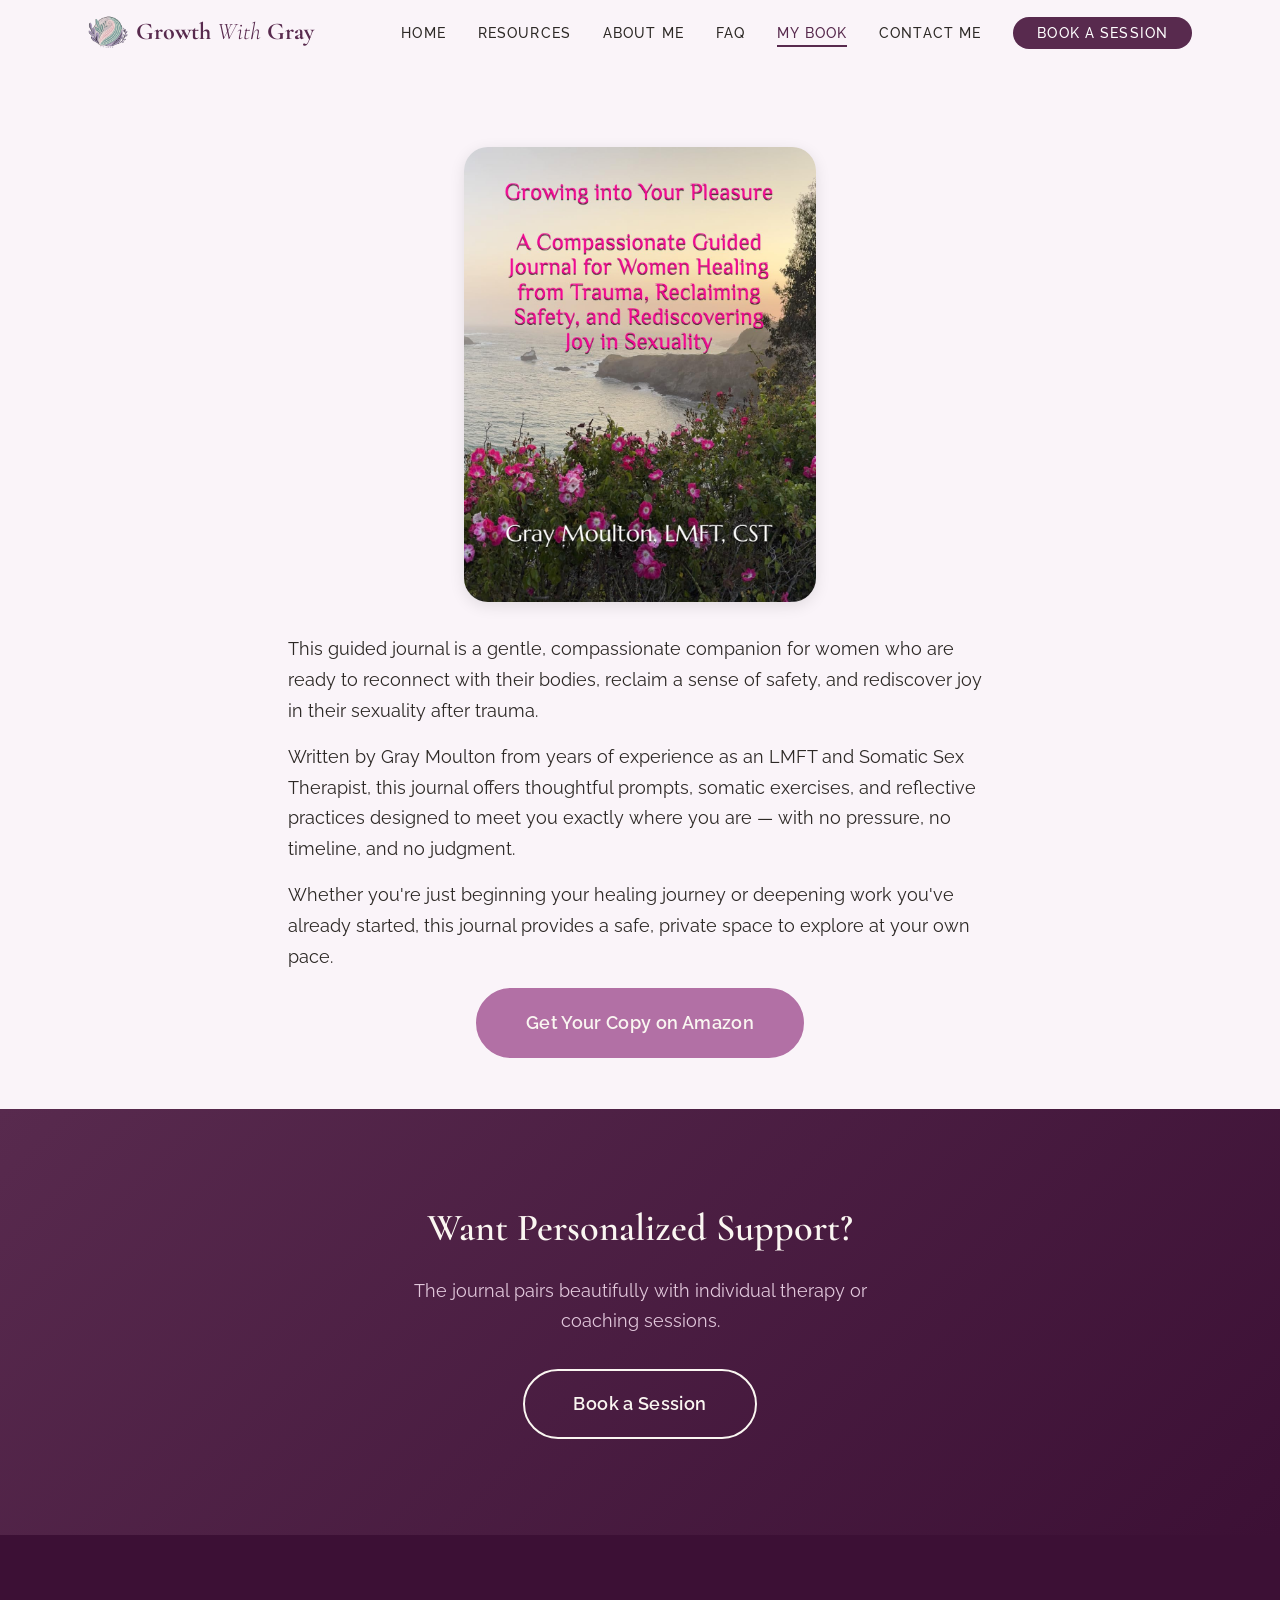
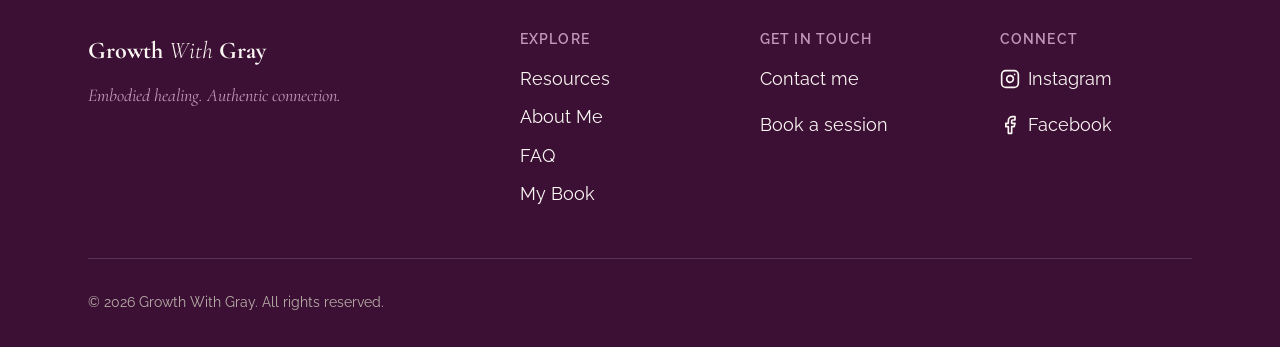
<file: web/mybook.html>
<!DOCTYPE html>
<html lang="en">
<head>
  <meta charset="UTF-8">
  <meta name="viewport" content="width=device-width, initial-scale=1.0">
  <title>Growing into Your Pleasure | Growth With Gray</title>
  <meta name="description" content="Growing into Your Pleasure: A Compassionate Guided Journal for Women Healing from Trauma, Reclaiming Safety, and Rediscovering Joy in Sexuality. By Gray Moulton.">
  <meta name="author" content="Gray Moulton, LMFT">
  <meta property="og:title" content="Growing into Your Pleasure | Growth With Gray">
  <meta property="og:description" content="A compassionate guided journal for women healing from trauma, reclaiming safety, and rediscovering joy in sexuality.">
  <meta property="og:type" content="website">
  <meta property="og:url" content="https://growthwithgray.com/book">
  <link rel="canonical" href="https://growthwithgray.com/book">

  <link rel="preconnect" href="https://fonts.googleapis.com">
  <link rel="preconnect" href="https://fonts.gstatic.com" crossorigin>
  <link href="https://fonts.googleapis.com/css2?family=Cormorant+Garamond:ital,wght@0,400;0,500;0,600;0,700;1,400;1,500&family=Raleway:wght@300;400;500;600;700&display=swap" rel="stylesheet">

  <link rel="stylesheet" href="css/variables.css?v=1.0.10">
  <link rel="stylesheet" href="css/reset.css?v=1.0.10">
  <link rel="stylesheet" href="css/typography.css?v=1.0.10">
  <link rel="stylesheet" href="css/layout.css?v=1.0.10">
  <link rel="stylesheet" href="css/components.css?v=1.0.10">
  <link rel="stylesheet" href="css/utilities.css?v=1.0.10">
  <link rel="stylesheet" href="css/animations.css?v=1.0.10">
  <link rel="stylesheet" href="css/responsive.css?v=1.0.10">
</head>
<body>
  <a class="skip-link" href="#main-content">Skip to main content</a>

  <div id="site-header" style="min-height: var(--header-height);"></div>

  <main id="main-content">

    <!-- Page Hero -->
    <!--
    <section class="page-hero">
      <div class="container">
        <h1 class="reveal">The Book</h1>
        <p class="reveal reveal--delay-1">A guided journal for healing, safety, and rediscovering pleasure.</p>
      </div>
    </section>
    -->

    <section class="section">
      <div class="container container--narrow">
        <div class="reveal reveal--delay-1">
          <a href="https://www.amazon.com/Growing-into-Your-Pleasure-Compassionate/dp/B0FQTCJK6X/" target="_blank" rel="noopener noreferrer">
            <img src="images/growing-into-your-pleasure.jpg" alt="Growing into Your Pleasure book cover by Gray Moulton" style="width: 50%; border-radius: 24px; margin: var(--space-xl) auto; display: block; box-shadow: 0 4px 15px rgba(0,0,0,0.1);" onerror="this.style.background='var(--color-secondary)'; this.alt='Image not available';">
          </a>
          <p>This guided journal is a gentle, compassionate companion for women who are ready to reconnect with their bodies, reclaim a sense of safety, and rediscover joy in their sexuality after trauma.</p>
          <p>Written by Gray Moulton from years of experience as an LMFT and Somatic Sex Therapist, this journal offers thoughtful prompts, somatic exercises, and reflective practices designed to meet you exactly where you are &mdash; with no pressure, no timeline, and no judgment.</p>
          <p>Whether you're just beginning your healing journey or deepening work you've already started, this journal provides a safe, private space to explore at your own pace.</p>
          <div class="hero-buttons reveal reveal--delay-3">
            <a href="https://www.amazon.com/Growing-into-Your-Pleasure-Compassionate/dp/B0FQTCJK6X/" target="_blank" rel="noopener noreferrer" class="btn btn--primary btn--large" style="background-color: var(--color-accent); border-color: var(--color-accent);">Get Your Copy on Amazon</a>
          </div>
        </div>
      </div>
    </section>
    
    <!-- Book Section -->
    <!--
    <section class="section">
      <div class="container">
        <div class="two-col">
          <div class="text-center reveal">
            <img src="images/growing-into-your-pleasure.jpg" alt="Growing into Your Pleasure book cover by Gray Moulton" class="book-cover" onerror="this.style.background='var(--color-bg-alt)'; this.style.minHeight='400px'; this.style.borderRadius='var(--radius-lg)';">
          </div>
          <div class="reveal reveal--delay-1">
            <h2 class="section-title" style="font-style: italic;">Growing into Your Pleasure</h2>
            <p class="text-light mb-lg" style="font-size: var(--fs-h4);">A Compassionate Guided Journal for Women Healing from Trauma, Reclaiming Safety, and Rediscovering Joy in Sexuality</p>
            <p>This guided journal is a gentle, compassionate companion for women who are ready to reconnect with their bodies, reclaim a sense of safety, and rediscover joy in their sexuality after trauma.</p>
            <p>Written by Gray Moulton from years of experience as an LMFT and Somatic Sex Therapist, this journal offers thoughtful prompts, somatic exercises, and reflective practices designed to meet you exactly where you are &mdash; with no pressure, no timeline, and no judgment.</p>
            <p>Whether you're just beginning your healing journey or deepening work you've already started, this journal provides a safe, private space to explore at your own pace.</p>
            <a href="https://www.amazon.com/Growing-into-Your-Pleasure-Compassionate/dp/B0FQTCJK6X/" target="_blank" rel="noopener noreferrer" class="btn btn--primary btn--large mt-xl">Get Your Copy on Amazon</a>
          </div>
        </div>
      </div>
    </section>
    -->

    <!-- CTA Banner -->
    <section class="cta-banner">
      <div class="container">
        <h2 class="reveal">Want Personalized Support?</h2>
        <p class="reveal reveal--delay-1">The journal pairs beautifully with individual therapy or coaching sessions.</p>
        <a href="contact.html" class="btn btn--outline-light btn--large reveal reveal--delay-2">Book a Session</a>
      </div>
    </section>

  </main>

  <div id="site-footer"></div>

  <script src="js/components.js"></script>
  <script src="js/navigation.js"></script>
  <script src="js/animations.js"></script>
</body>
</html>
</file>
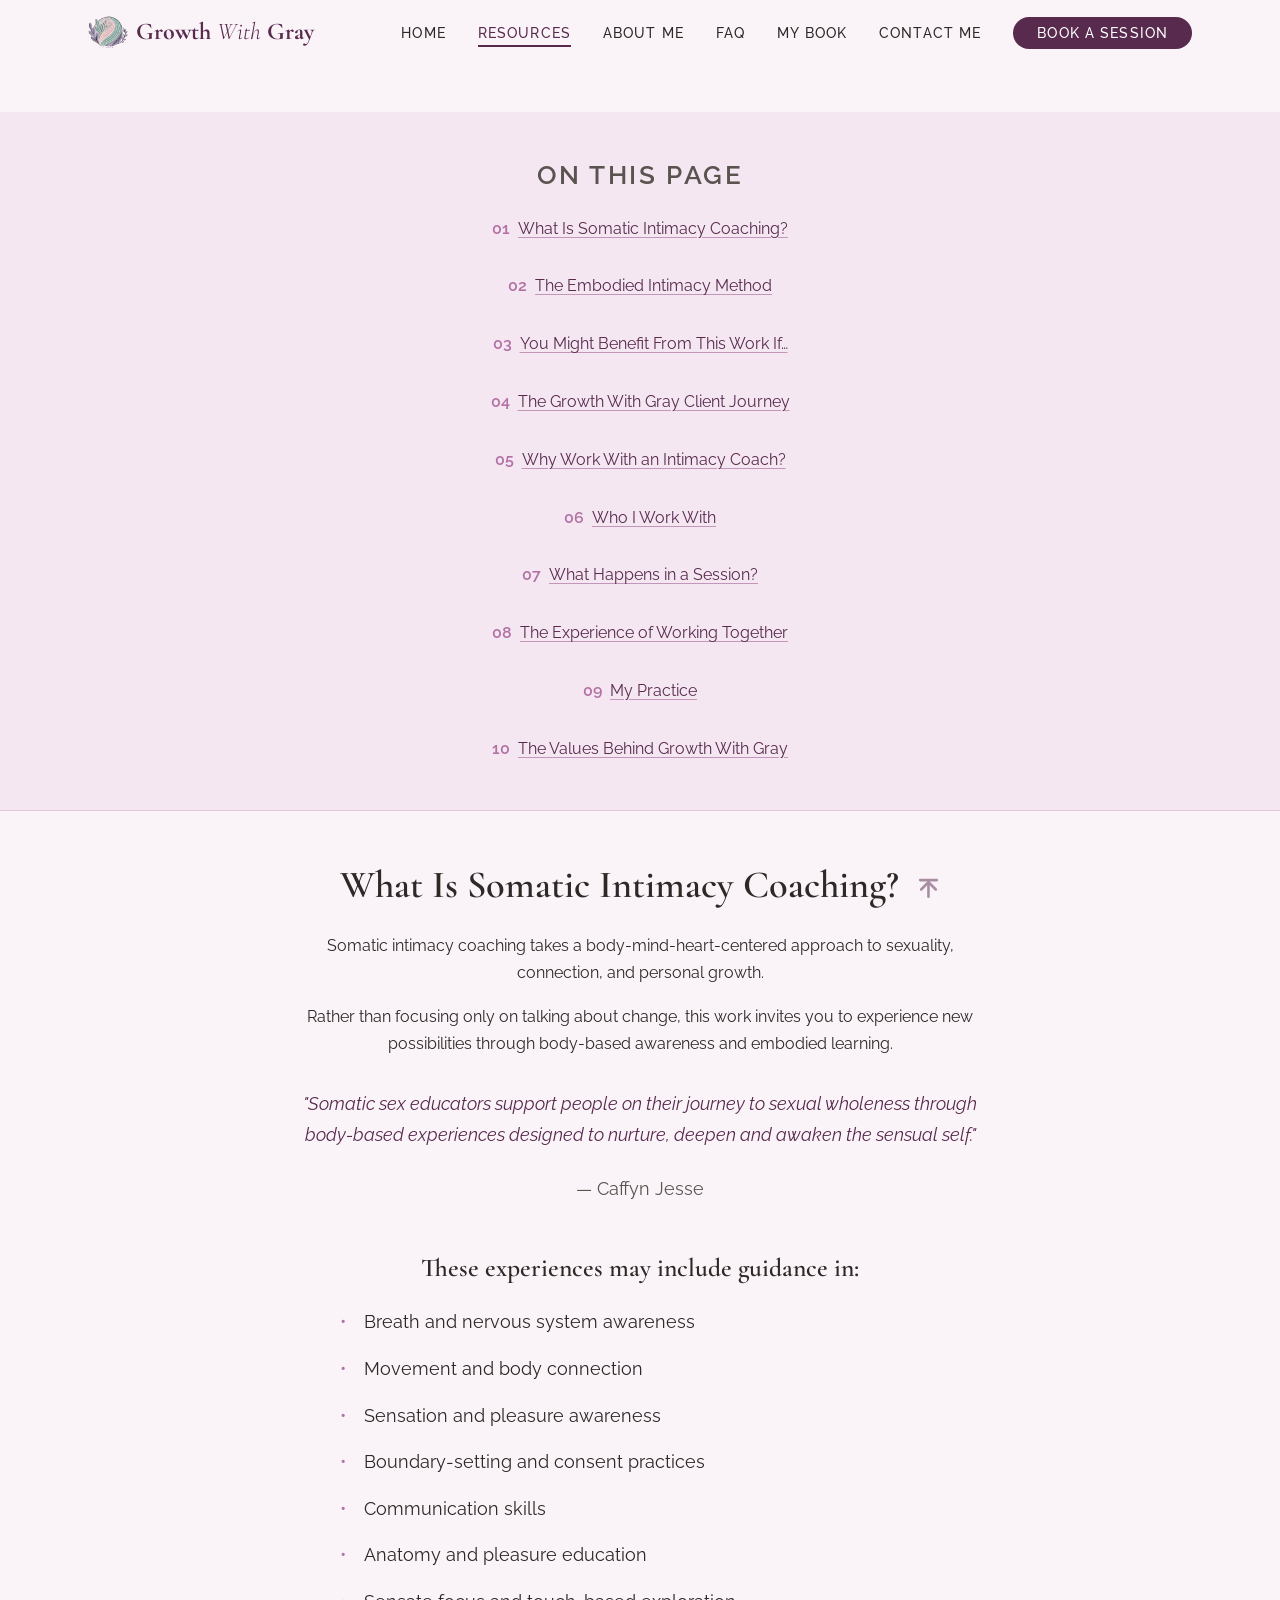
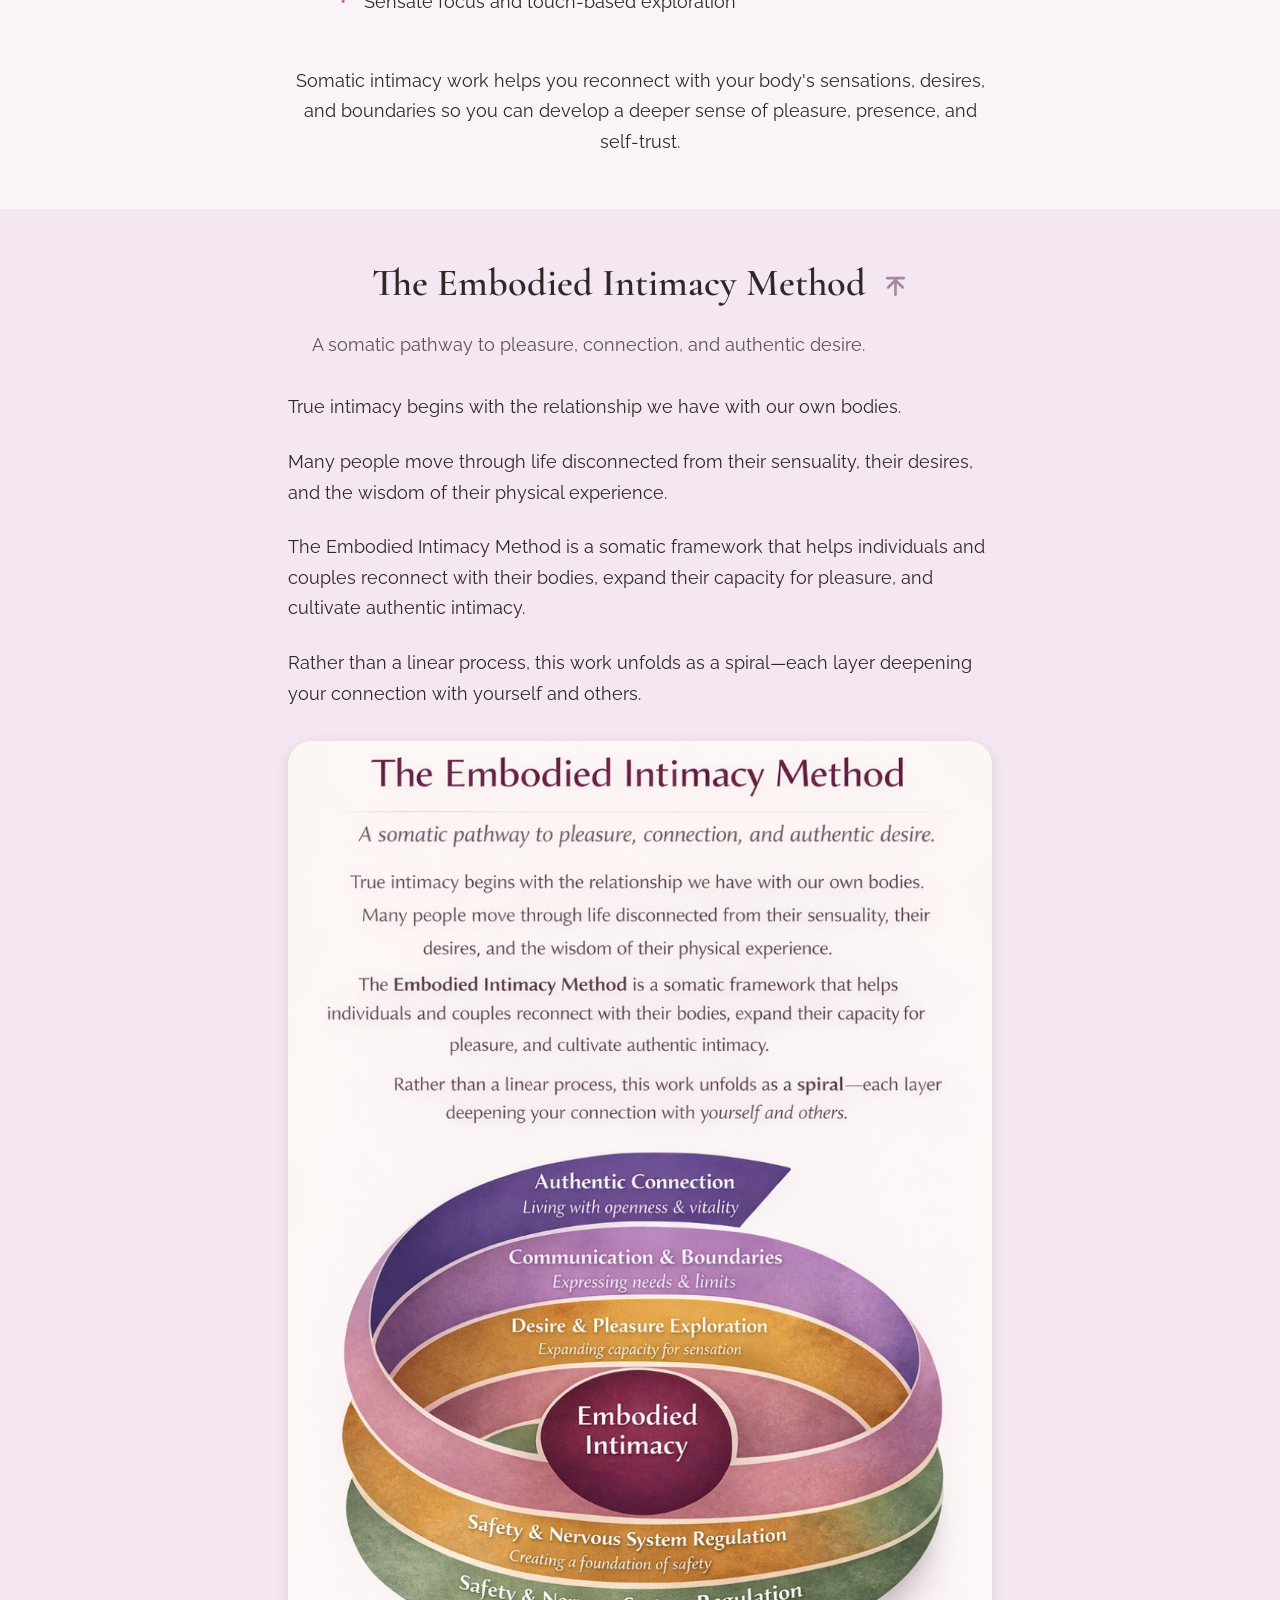
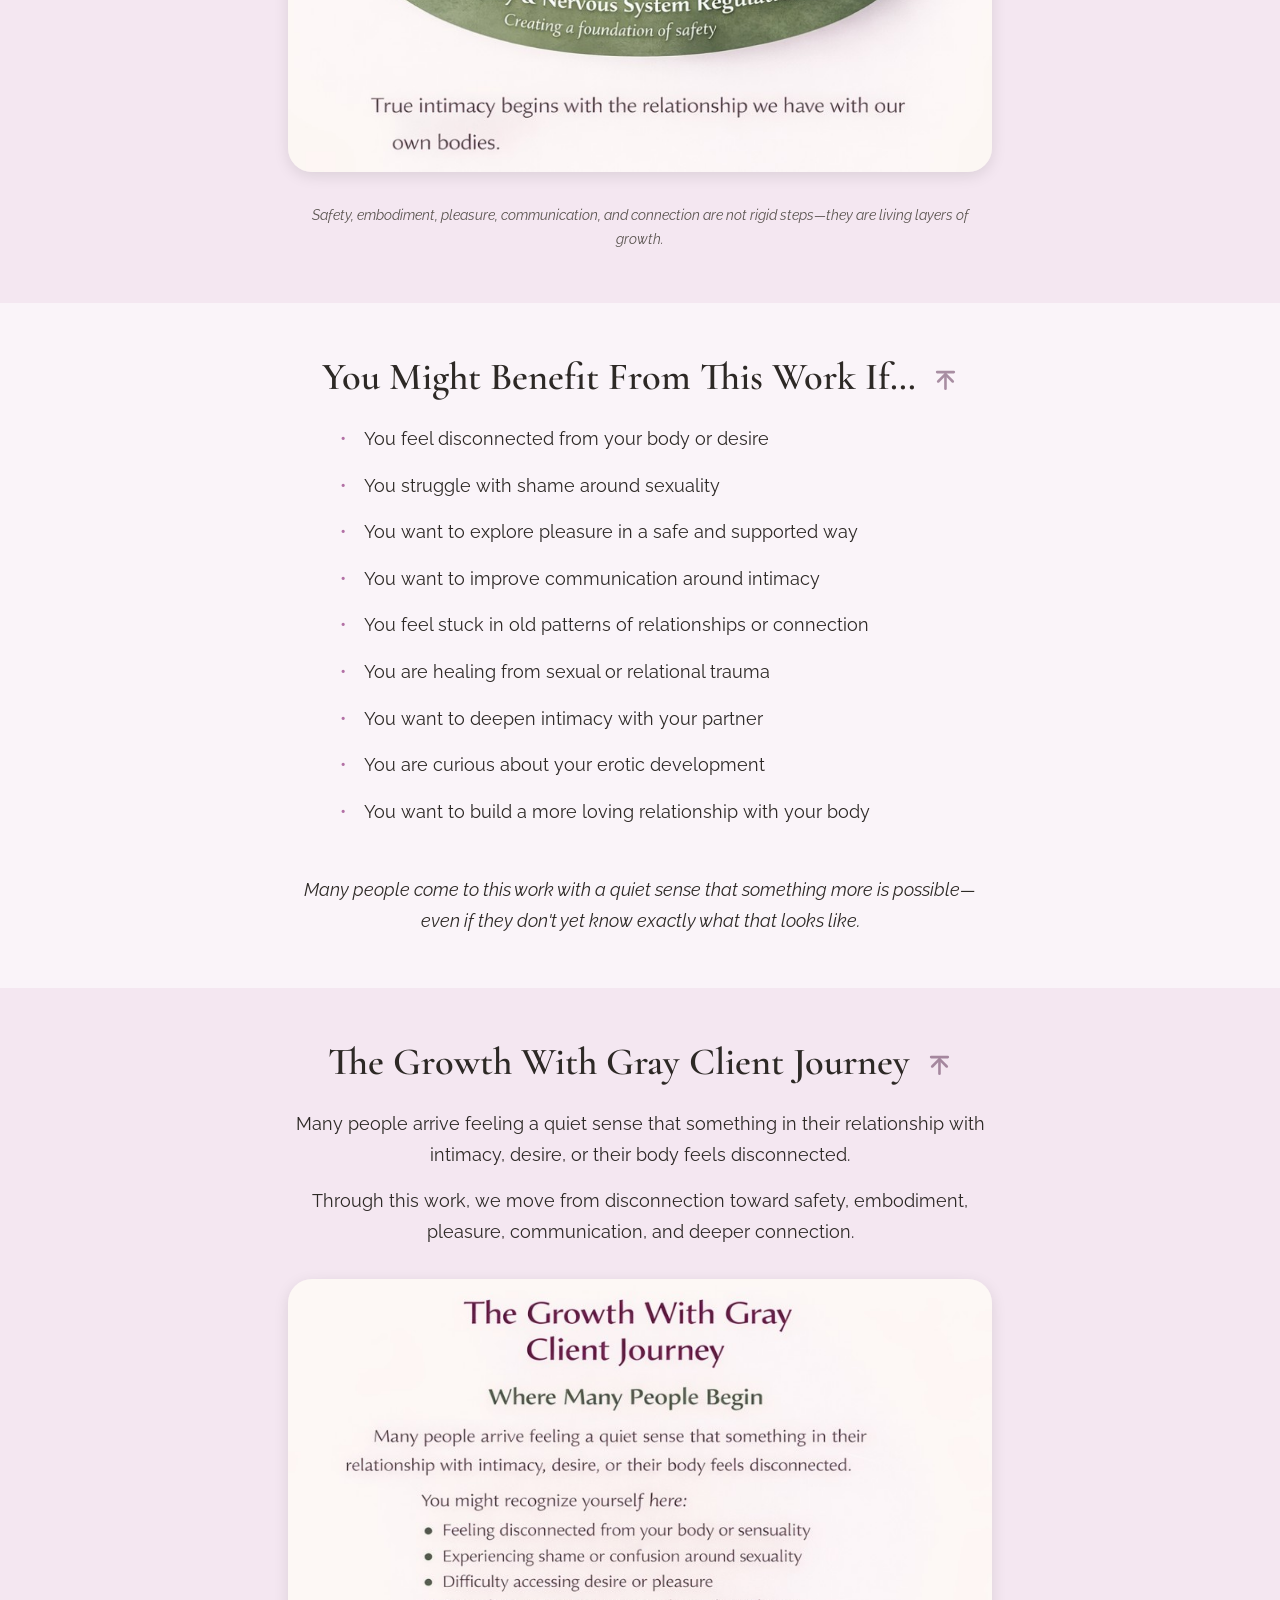
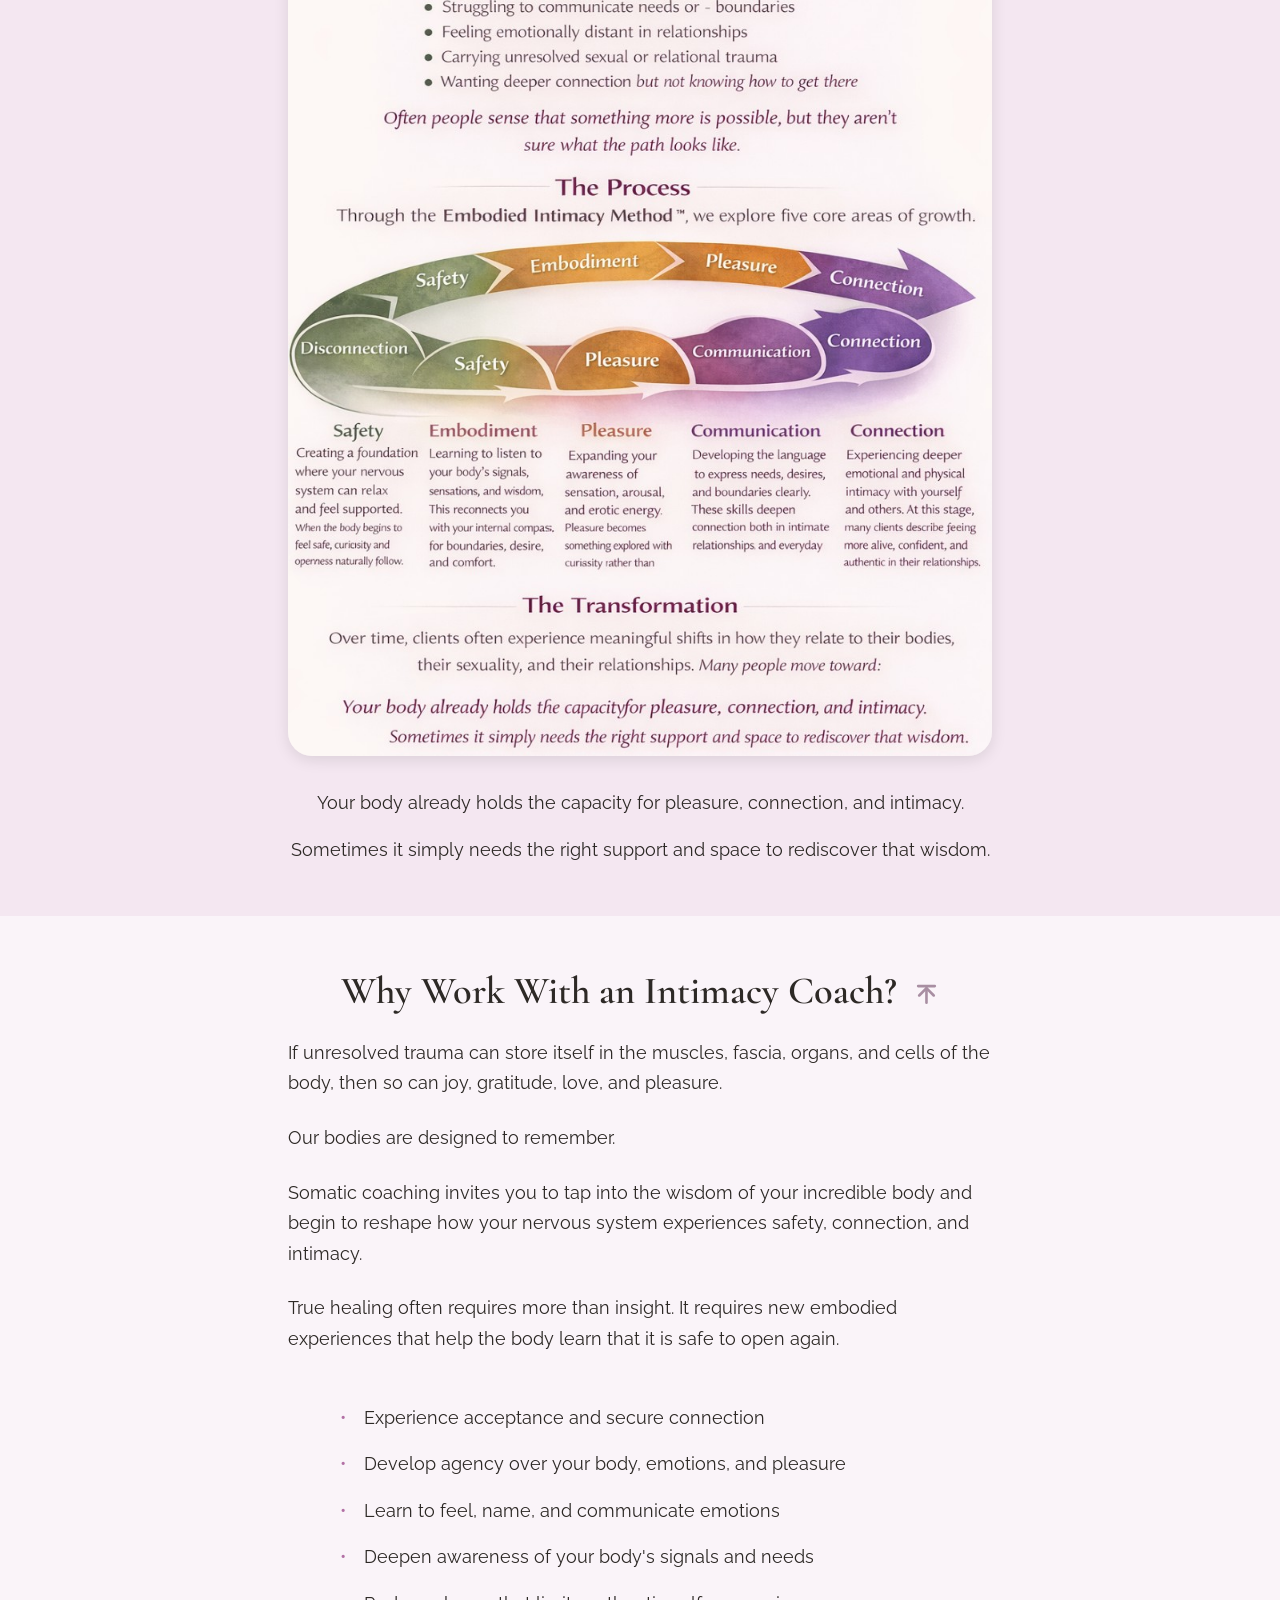
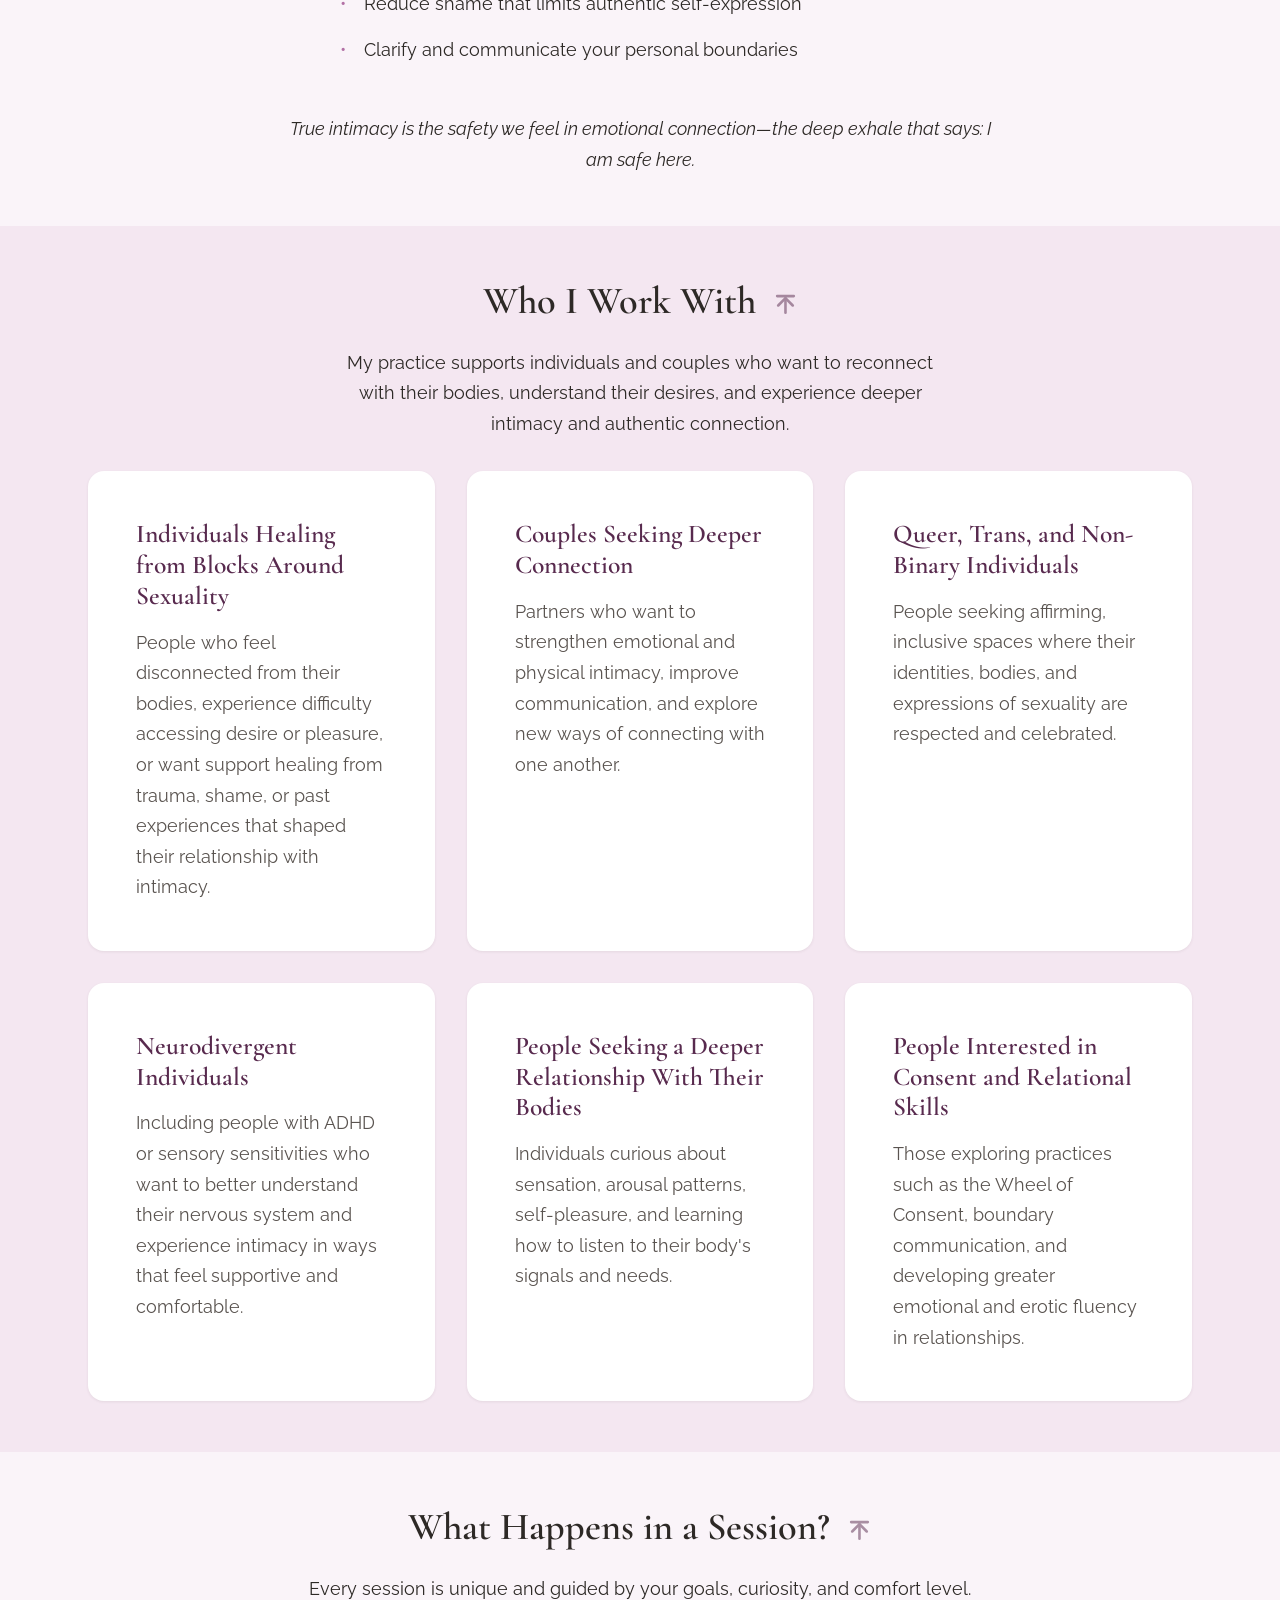
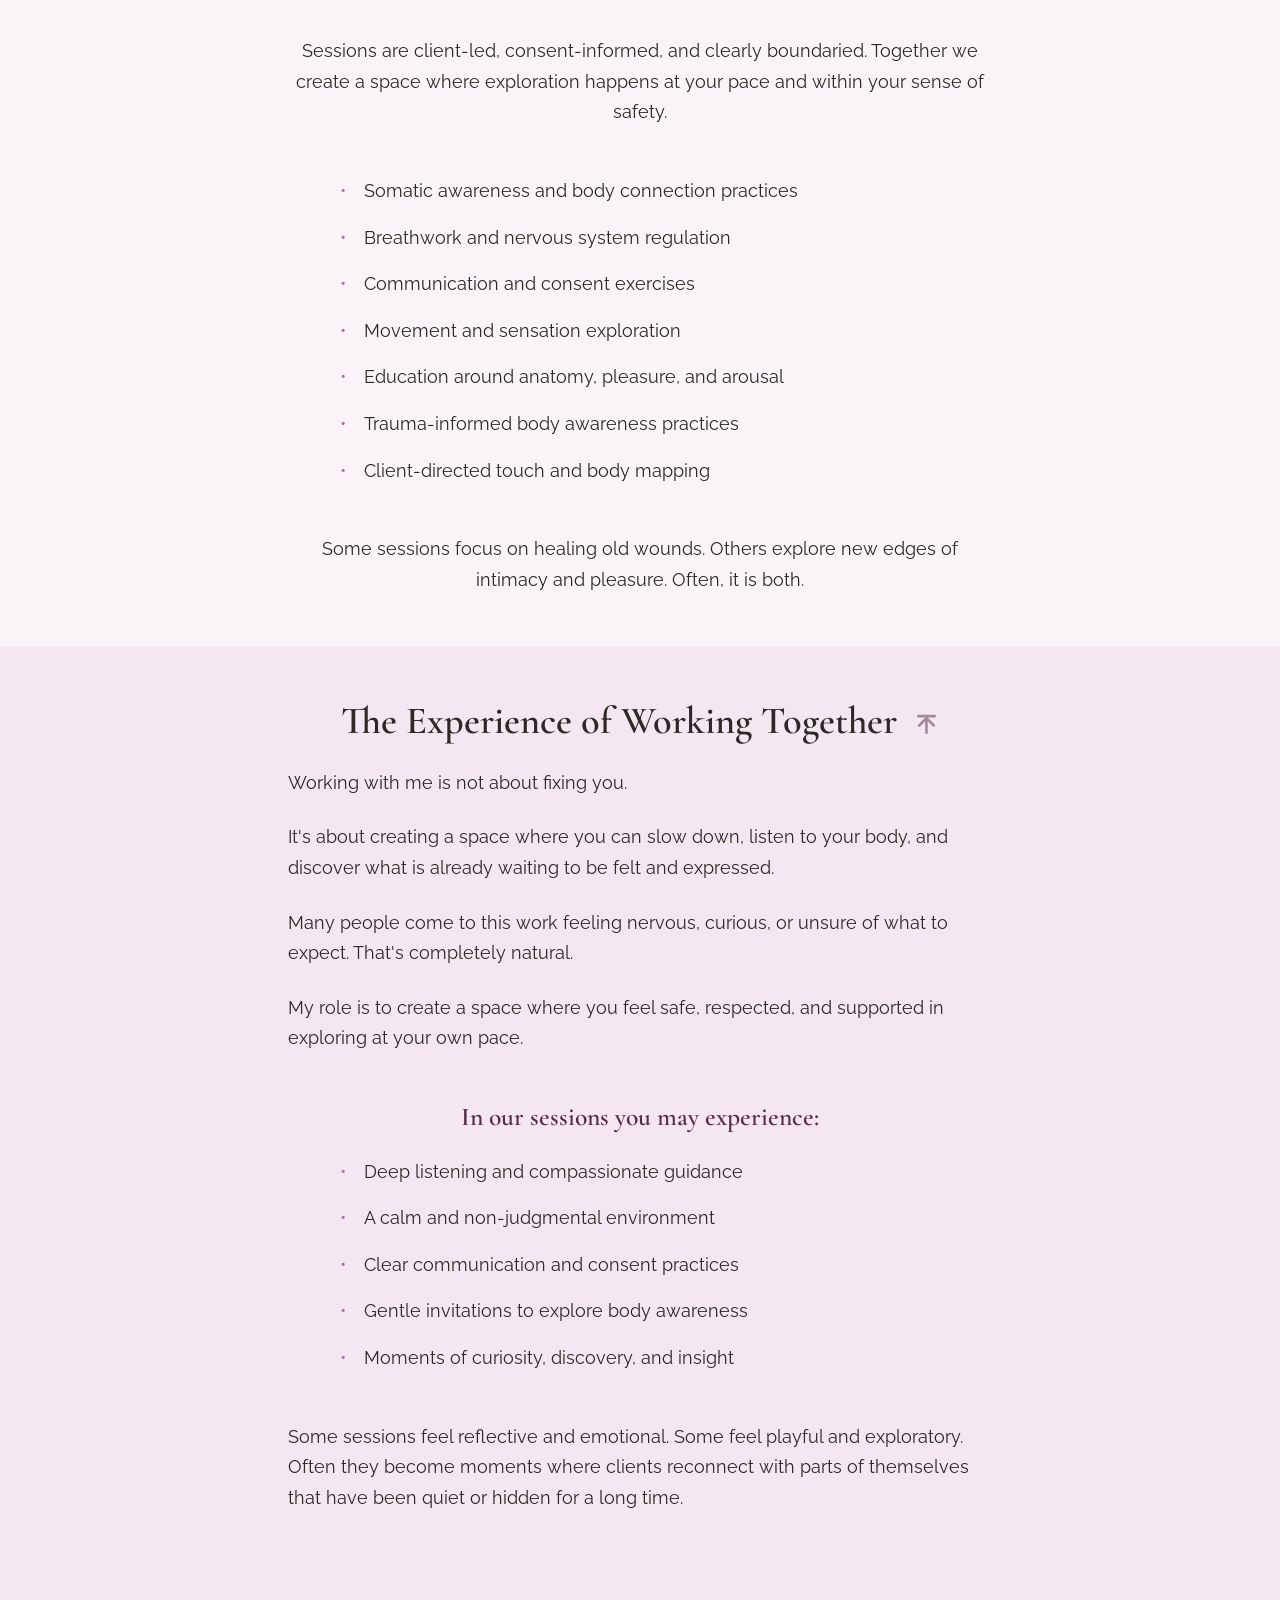
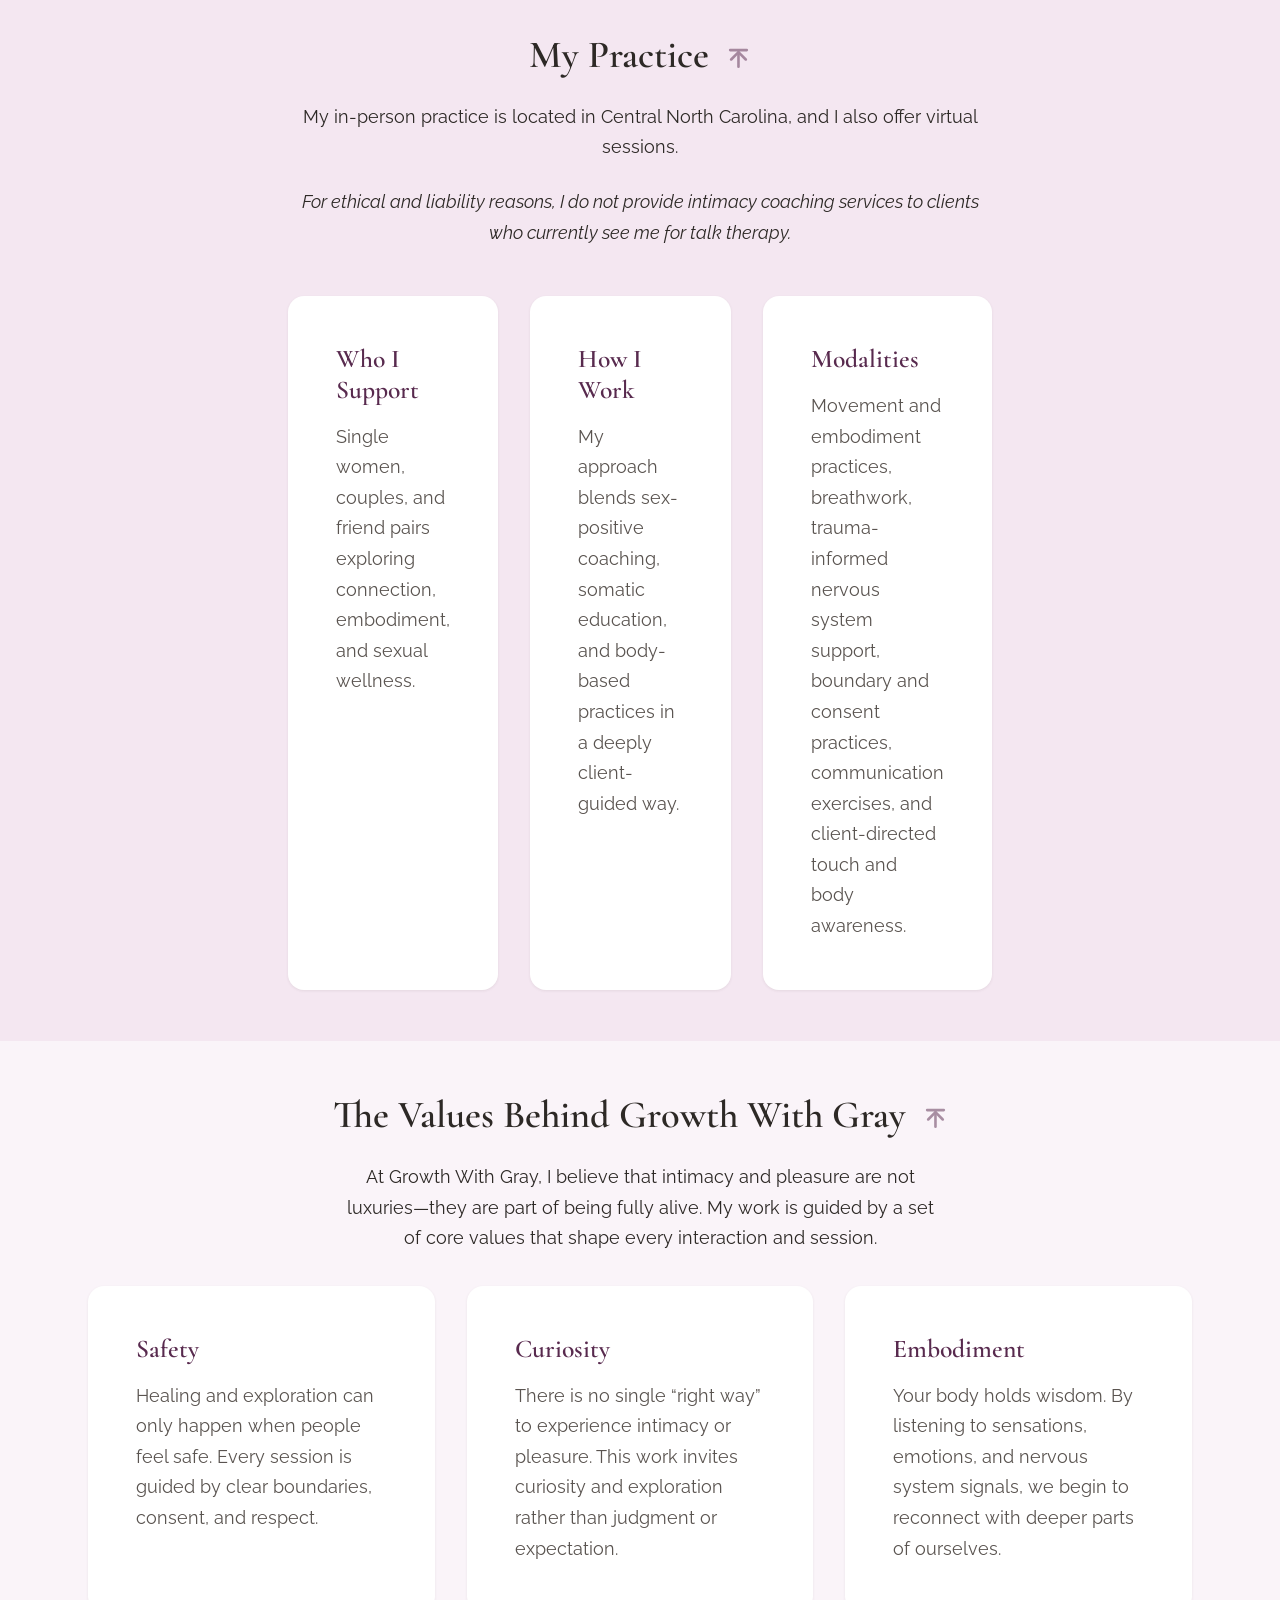
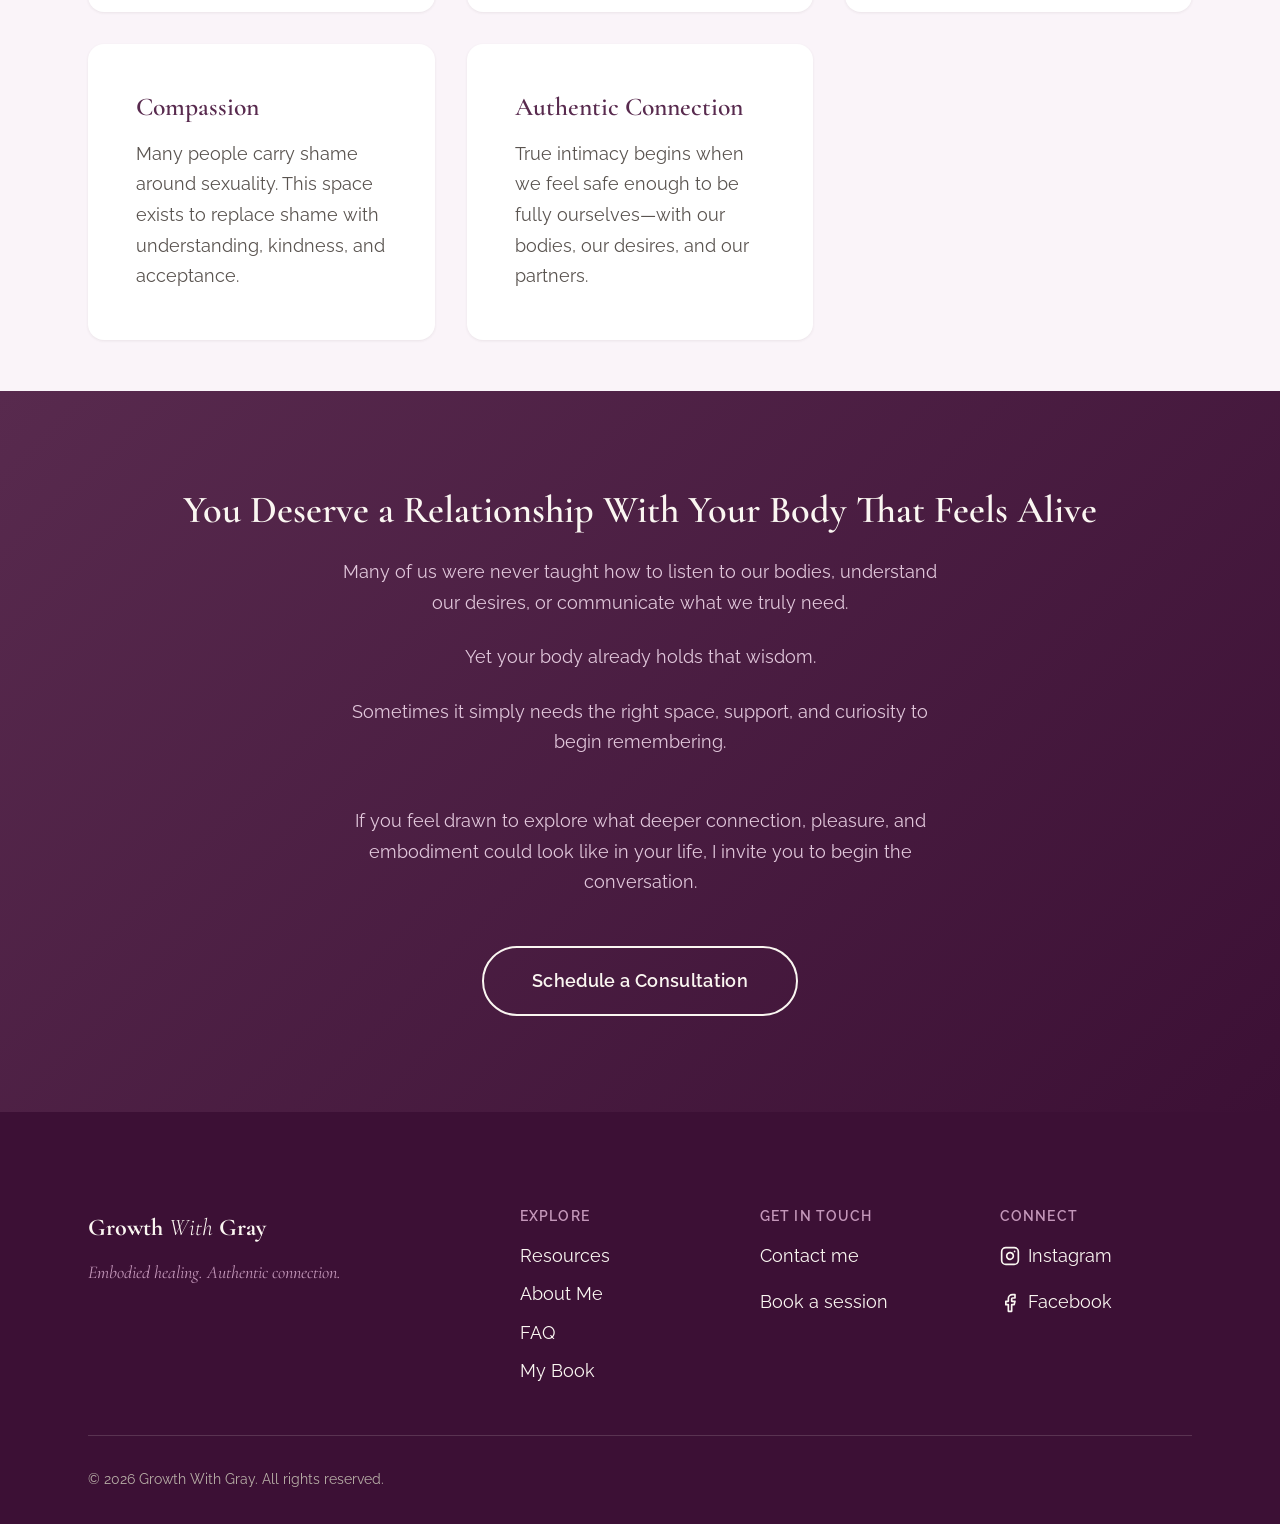
<file: web/resources.html>
<!DOCTYPE html>
<html lang="en">
<head>
  <meta charset="UTF-8">
  <meta name="viewport" content="width=device-width, initial-scale=1.0">
  <title>About Gray Moulton | Growth With Gray</title>
  <meta name="description" content="Learn about Gray Moulton, a licensed LMFT and certified Somatic Sex Therapist. Body-centered, trauma-informed therapy and coaching.">
  <meta name="author" content="Gray Moulton, LMFT">
  <meta property="og:title" content="About Gray Moulton | Growth With Gray">
  <meta property="og:description" content="Learn about Gray Moulton, a licensed LMFT and certified Somatic Sex Therapist.">
  <meta property="og:type" content="website">
  <meta property="og:url" content="https://growthwithgray.com/about">
  <link rel="canonical" href="https://growthwithgray.com/about">

  <link rel="preconnect" href="https://fonts.googleapis.com">
  <link rel="preconnect" href="https://fonts.gstatic.com" crossorigin>
  <link href="https://fonts.googleapis.com/css2?family=Cormorant+Garamond:ital,wght@0,400;0,500;0,600;0,700;1,400;1,500&family=Raleway:wght@300;400;500;600;700&display=swap" rel="stylesheet">

  <link rel="stylesheet" href="css/variables.css?v=1.0.10">
  <link rel="stylesheet" href="css/reset.css?v=1.0.10">
  <link rel="stylesheet" href="css/typography.css?v=1.0.10">
  <link rel="stylesheet" href="css/layout.css?v=1.0.10">
  <link rel="stylesheet" href="css/components.css?v=1.0.10">
  <link rel="stylesheet" href="css/utilities.css?v=1.0.10">
  <link rel="stylesheet" href="css/animations.css?v=1.0.10">
  <link rel="stylesheet" href="css/responsive.css?v=1.0.10">
</head>
<body>
  <a class="skip-link" href="#main-content">Skip to main content</a>

  <div id="site-header" style="min-height: var(--header-height);"></div>

  <main id="main-content">

    <!-- Page Hero -->
    <!--
    <section class="page-hero">
      <div class="container">
        <h1 class="reveal">More information</h1>
        <p class="reveal reveal--delay-1">Learn more about this type of exploration.</p>
      </div>
    </section>
    -->
    
    <!-- PAGE INDEX -->
    <section class="section-index" id="page-index">
      <div class="container container--narrow">
        <h2 class="section-index__heading">On This Page</h2>
        <ol class="section-index__list">
          <li><a href="#section-somatic" class="section-index__link">What Is Somatic Intimacy Coaching?</a></li><br>
          <li><a href="#section-method" class="section-index__link">The Embodied Intimacy Method</a></li><br>
          <li><a href="#section-benefit" class="section-index__link">You Might Benefit From This Work If…</a></li><br>
          <li><a href="#section-journey" class="section-index__link">The Growth With Gray Client Journey</a></li><br>
          <li><a href="#section-why-coach" class="section-index__link">Why Work With an Intimacy Coach?</a></li><br>
          <li><a href="#section-who" class="section-index__link">Who I Work With</a></li><br>
          <li><a href="#section-sessions" class="section-index__link">What Happens in a Session?</a></li><br>
          <li><a href="#section-experience" class="section-index__link">The Experience of Working Together</a></li><br>
          <li><a href="#section-practice" class="section-index__link">My Practice</a></li><br>
          <li><a href="#section-values" class="section-index__link">The Values Behind Growth With Gray</a></li>
        </ol>
      </div>
    </section>

    <!-- SECTION 2: WHAT IS SOMATIC INTIMACY COACHING -->
    <section class="section" id="section-somatic">
      <div class="container container--narrow">
        <div class="text-center mb-xl">
          <h2 class="section-title reveal">What Is Somatic Intimacy Coaching? <a href="#page-index" class="back-to-index" aria-label="Back to index"><svg viewBox="0 0 24 24" fill="none" stroke="currentColor" stroke-width="2.5" stroke-linecap="round" stroke-linejoin="round"><line x1="12" y1="19" x2="12" y2="5"/><polyline points="5 12 12 5 19 12"/><line x1="4" y1="3" x2="20" y2="3"/></svg></a></h2>
          <p class="reveal reveal--delay-1" style="font-size: var(--fs-body);">Somatic intimacy coaching takes a body-mind-heart-centered approach to sexuality, connection, and personal growth.</p>
          <p class="reveal reveal--delay-1" style="font-size: var(--fs-body); margin-bottom: var(--space-lg);">Rather than focusing only on talking about change, this work invites you to experience new possibilities through body-based awareness and embodied learning.</p>
        </div>
        <div class="reveal reveal--delay-2" style="text-align: center; margin-bottom: var(--space-2xl); font-style: italic;">
          <p style="margin-bottom: var(--space-lg); color: var(--color-primary);">"Somatic sex educators support people on their journey to sexual wholeness through body-based experiences designed to nurture, deepen and awaken the sensual self."</p>
          <p style="color: var(--color-text-light); font-style: normal;">— Caffyn Jesse</p>
        </div>
        <div class="reveal reveal--delay-3">
          <h3 style="text-align: center; margin-bottom: var(--space-lg);">These experiences may include guidance in:</h3>
          <ul style="list-style: none; padding: 0; max-width: 600px; margin: 0 auto var(--space-2xl); text-align: left;">
            <li style="margin-bottom: var(--space-md); padding-left: var(--space-lg); position: relative;">
              <span style="position: absolute; left: 0; color: var(--color-accent);">•</span> Breath and nervous system awareness
            </li>
            <li style="margin-bottom: var(--space-md); padding-left: var(--space-lg); position: relative;">
              <span style="position: absolute; left: 0; color: var(--color-accent);">•</span> Movement and body connection
            </li>
            <li style="margin-bottom: var(--space-md); padding-left: var(--space-lg); position: relative;">
              <span style="position: absolute; left: 0; color: var(--color-accent);">•</span> Sensation and pleasure awareness
            </li>
            <li style="margin-bottom: var(--space-md); padding-left: var(--space-lg); position: relative;">
              <span style="position: absolute; left: 0; color: var(--color-accent);">•</span> Boundary-setting and consent practices
            </li>
            <li style="margin-bottom: var(--space-md); padding-left: var(--space-lg); position: relative;">
              <span style="position: absolute; left: 0; color: var(--color-accent);">•</span> Communication skills
            </li>
            <li style="margin-bottom: var(--space-md); padding-left: var(--space-lg); position: relative;">
              <span style="position: absolute; left: 0; color: var(--color-accent);">•</span> Anatomy and pleasure education
            </li>
            <li style="margin-bottom: var(--space-md); padding-left: var(--space-lg); position: relative;">
              <span style="position: absolute; left: 0; color: var(--color-accent);">•</span> Sensate focus and touch-based exploration
            </li>
          </ul>
        </div>
        <p class="reveal reveal--delay-4" style="text-align: center;">Somatic intimacy work helps you reconnect with your body's sensations, desires, and boundaries so you can develop a deeper sense of pleasure, presence, and self-trust.</p>
      </div>
    </section>

    <!-- SECTION 3: THE EMBODIED INTIMACY METHOD -->
    <section class="section section--alt" id="section-method">
      <div class="container container--narrow">
        <div class="text-center mb-xl">
          <h2 class="section-title reveal">The Embodied Intimacy Method <a href="#page-index" class="back-to-index" aria-label="Back to index"><svg viewBox="0 0 24 24" fill="none" stroke="currentColor" stroke-width="2.5" stroke-linecap="round" stroke-linejoin="round"><line x1="12" y1="19" x2="12" y2="5"/><polyline points="5 12 12 5 19 12"/><line x1="4" y1="3" x2="20" y2="3"/></svg></a></h2>
          <p class="section-subtitle reveal reveal--delay-1">A somatic pathway to pleasure, connection, and authentic desire.</p>
        </div>
        <div class="reveal reveal--delay-2" style="margin-bottom: var(--space-xl);">
          <p style="margin-bottom: var(--space-lg);">True intimacy begins with the relationship we have with our own bodies.</p>
          <p style="margin-bottom: var(--space-lg);">Many people move through life disconnected from their sensuality, their desires, and the wisdom of their physical experience.</p>
          <p style="margin-bottom: var(--space-lg);">The Embodied Intimacy Method is a somatic framework that helps individuals and couples reconnect with their bodies, expand their capacity for pleasure, and cultivate authentic intimacy.</p>
          <p>Rather than a linear process, this work unfolds as a spiral—each layer deepening your connection with yourself and others.</p>
        </div>
        <img src="images/embodied_intimacy.jpg" alt="The Embodied Intimacy Method - A spiral pathway through Safety, Embodiment, Pleasure, Communication, and Connection" style="width: 100%; border-radius: 24px; margin: var(--space-xl) 0; display: block; box-shadow: 0 4px 15px rgba(0,0,0,0.1);" onerror="this.style.background='var(--color-secondary)'; this.alt='Image not available';">
        <p class="reveal reveal--delay-3" style="text-align: center; color: var(--color-text-light); font-size: var(--fs-small); font-style: italic;">Safety, embodiment, pleasure, communication, and connection are not rigid steps—they are living layers of growth.</p>
      </div>
    </section>

    <!-- SECTION 4: YOU MIGHT BENEFIT FROM THIS WORK IF... -->
    <section class="section" id="section-benefit">
      <div class="container container--narrow">
        <h2 class="section-title text-center reveal">You Might Benefit From This Work If… <a href="#page-index" class="back-to-index" aria-label="Back to index"><svg viewBox="0 0 24 24" fill="none" stroke="currentColor" stroke-width="2.5" stroke-linecap="round" stroke-linejoin="round"><line x1="12" y1="19" x2="12" y2="5"/><polyline points="5 12 12 5 19 12"/><line x1="4" y1="3" x2="20" y2="3"/></svg></a></h2>
        <div class="reveal reveal--delay-1" style="max-width: 600px; margin: 0 auto var(--space-2xl);">
          <ul style="list-style: none; padding: 0;">
            <li style="margin-bottom: var(--space-md); padding-left: var(--space-lg); position: relative;">
              <span style="position: absolute; left: 0; color: var(--color-accent);">•</span> You feel disconnected from your body or desire
            </li>
            <li style="margin-bottom: var(--space-md); padding-left: var(--space-lg); position: relative;">
              <span style="position: absolute; left: 0; color: var(--color-accent);">•</span> You struggle with shame around sexuality
            </li>
            <li style="margin-bottom: var(--space-md); padding-left: var(--space-lg); position: relative;">
              <span style="position: absolute; left: 0; color: var(--color-accent);">•</span> You want to explore pleasure in a safe and supported way
            </li>
            <li style="margin-bottom: var(--space-md); padding-left: var(--space-lg); position: relative;">
              <span style="position: absolute; left: 0; color: var(--color-accent);">•</span> You want to improve communication around intimacy
            </li>
            <li style="margin-bottom: var(--space-md); padding-left: var(--space-lg); position: relative;">
              <span style="position: absolute; left: 0; color: var(--color-accent);">•</span> You feel stuck in old patterns of relationships or connection
            </li>
            <li style="margin-bottom: var(--space-md); padding-left: var(--space-lg); position: relative;">
              <span style="position: absolute; left: 0; color: var(--color-accent);">•</span> You are healing from sexual or relational trauma
            </li>
            <li style="margin-bottom: var(--space-md); padding-left: var(--space-lg); position: relative;">
              <span style="position: absolute; left: 0; color: var(--color-accent);">•</span> You want to deepen intimacy with your partner
            </li>
            <li style="margin-bottom: var(--space-md); padding-left: var(--space-lg); position: relative;">
              <span style="position: absolute; left: 0; color: var(--color-accent);">•</span> You are curious about your erotic development
            </li>
            <li style="margin-bottom: var(--space-md); padding-left: var(--space-lg); position: relative;">
              <span style="position: absolute; left: 0; color: var(--color-accent);">•</span> You want to build a more loving relationship with your body
            </li>
          </ul>
        </div>
        <p class="reveal reveal--delay-2" style="text-align: center; font-style: italic;">Many people come to this work with a quiet sense that something more is possible—even if they don't yet know exactly what that looks like.</p>
      </div>
    </section>

    <!-- SECTION 5: THE GROWTH WITH GRAY CLIENT JOURNEY -->
    <section class="section section--alt" id="section-journey">
      <div class="container container--narrow">
        <div class="text-center mb-xl">
          <h2 class="section-title reveal">The Growth With Gray Client Journey <a href="#page-index" class="back-to-index" aria-label="Back to index"><svg viewBox="0 0 24 24" fill="none" stroke="currentColor" stroke-width="2.5" stroke-linecap="round" stroke-linejoin="round"><line x1="12" y1="19" x2="12" y2="5"/><polyline points="5 12 12 5 19 12"/><line x1="4" y1="3" x2="20" y2="3"/></svg></a></h2>
          <p class="reveal reveal--delay-1">Many people arrive feeling a quiet sense that something in their relationship with intimacy, desire, or their body feels disconnected.</p>
          <p class="reveal reveal--delay-1">Through this work, we move from disconnection toward safety, embodiment, pleasure, communication, and deeper connection.</p>
        </div>
        <img src="images/client_journey.jpg" alt="The Growth With Gray Client Journey - From disconnection to safety, embodiment, pleasure, communication, and connection" style="width: 100%; border-radius: 24px; margin: var(--space-xl) 0; display: block; box-shadow: 0 4px 15px rgba(0,0,0,0.1);" onerror="this.style.background='var(--color-secondary)'; this.alt='Image not available';">
        <p class="reveal reveal--delay-2" style="text-align: center; margin-top: var(--space-xl);">Your body already holds the capacity for pleasure, connection, and intimacy.</p>
        <p class="reveal reveal--delay-2" style="text-align: center;">Sometimes it simply needs the right support and space to rediscover that wisdom.</p>
      </div>
    </section>

    <!-- SECTION 6: WHY WORK WITH AN INTIMACY COACH -->
    <section class="section" id="section-why-coach">
      <div class="container container--narrow">
        <h2 class="section-title text-center reveal">Why Work With an Intimacy Coach? <a href="#page-index" class="back-to-index" aria-label="Back to index"><svg viewBox="0 0 24 24" fill="none" stroke="currentColor" stroke-width="2.5" stroke-linecap="round" stroke-linejoin="round"><line x1="12" y1="19" x2="12" y2="5"/><polyline points="5 12 12 5 19 12"/><line x1="4" y1="3" x2="20" y2="3"/></svg></a></h2>
        <div class="reveal reveal--delay-1" style="margin-bottom: var(--space-2xl);">
          <p style="margin-bottom: var(--space-lg);">If unresolved trauma can store itself in the muscles, fascia, organs, and cells of the body, then so can joy, gratitude, love, and pleasure.</p>
          <p style="margin-bottom: var(--space-lg);">Our bodies are designed to remember.</p>
          <p style="margin-bottom: var(--space-lg);">Somatic coaching invites you to tap into the wisdom of your incredible body and begin to reshape how your nervous system experiences safety, connection, and intimacy.</p>
          <p style="margin-bottom: var(--space-lg);">True healing often requires more than insight. It requires new embodied experiences that help the body learn that it is safe to open again.</p>
        </div>
        <div class="reveal reveal--delay-2" style="max-width: 600px; margin: 0 auto var(--space-2xl);">
          <ul style="list-style: none; padding: 0;">
            <li style="margin-bottom: var(--space-md); padding-left: var(--space-lg); position: relative;">
              <span style="position: absolute; left: 0; color: var(--color-accent);">•</span> Experience acceptance and secure connection
            </li>
            <li style="margin-bottom: var(--space-md); padding-left: var(--space-lg); position: relative;">
              <span style="position: absolute; left: 0; color: var(--color-accent);">•</span> Develop agency over your body, emotions, and pleasure
            </li>
            <li style="margin-bottom: var(--space-md); padding-left: var(--space-lg); position: relative;">
              <span style="position: absolute; left: 0; color: var(--color-accent);">•</span> Learn to feel, name, and communicate emotions
            </li>
            <li style="margin-bottom: var(--space-md); padding-left: var(--space-lg); position: relative;">
              <span style="position: absolute; left: 0; color: var(--color-accent);">•</span> Deepen awareness of your body's signals and needs
            </li>
            <li style="margin-bottom: var(--space-md); padding-left: var(--space-lg); position: relative;">
              <span style="position: absolute; left: 0; color: var(--color-accent);">•</span> Reduce shame that limits authentic self-expression
            </li>
            <li style="margin-bottom: var(--space-md); padding-left: var(--space-lg); position: relative;">
              <span style="position: absolute; left: 0; color: var(--color-accent);">•</span> Clarify and communicate your personal boundaries
            </li>
          </ul>
        </div>
        <p class="reveal reveal--delay-3" style="text-align: center; font-style: italic;">True intimacy is the safety we feel in emotional connection—the deep exhale that says: I am safe here.</p>
      </div>
    </section>

    <!-- SECTION 7: WHO I WORK WITH -->
    <section class="section section--alt" id="section-who">
      <div class="container">
        <div class="text-center mb-xl">
          <h2 class="section-title reveal">Who I Work With <a href="#page-index" class="back-to-index" aria-label="Back to index"><svg viewBox="0 0 24 24" fill="none" stroke="currentColor" stroke-width="2.5" stroke-linecap="round" stroke-linejoin="round"><line x1="12" y1="19" x2="12" y2="5"/><polyline points="5 12 12 5 19 12"/><line x1="4" y1="3" x2="20" y2="3"/></svg></a></h2>
          <p class="reveal reveal--delay-1" style="max-width: 600px; margin: 0 auto;">My practice supports individuals and couples who want to reconnect with their bodies, understand their desires, and experience deeper intimacy and authentic connection.</p>
        </div>
        <div class="card-grid">
          <div class="card reveal reveal--delay-1">
            <h3 style="color: var(--color-primary); margin-bottom: var(--space-md);">Individuals Healing from Blocks Around Sexuality</h3>
            <p>People who feel disconnected from their bodies, experience difficulty accessing desire or pleasure, or want support healing from trauma, shame, or past experiences that shaped their relationship with intimacy.</p>
          </div>
          <div class="card reveal reveal--delay-2">
            <h3 style="color: var(--color-primary); margin-bottom: var(--space-md);">Couples Seeking Deeper Connection</h3>
            <p>Partners who want to strengthen emotional and physical intimacy, improve communication, and explore new ways of connecting with one another.</p>
          </div>
          <div class="card reveal reveal--delay-3">
            <h3 style="color: var(--color-primary); margin-bottom: var(--space-md);">Queer, Trans, and Non-Binary Individuals</h3>
            <p>People seeking affirming, inclusive spaces where their identities, bodies, and expressions of sexuality are respected and celebrated.</p>
          </div>
          <div class="card reveal reveal--delay-1">
            <h3 style="color: var(--color-primary); margin-bottom: var(--space-md);">Neurodivergent Individuals</h3>
            <p>Including people with ADHD or sensory sensitivities who want to better understand their nervous system and experience intimacy in ways that feel supportive and comfortable.</p>
          </div>
          <div class="card reveal reveal--delay-2">
            <h3 style="color: var(--color-primary); margin-bottom: var(--space-md);">People Seeking a Deeper Relationship With Their Bodies</h3>
            <p>Individuals curious about sensation, arousal patterns, self-pleasure, and learning how to listen to their body's signals and needs.</p>
          </div>
          <div class="card reveal reveal--delay-3">
            <h3 style="color: var(--color-primary); margin-bottom: var(--space-md);">People Interested in Consent and Relational Skills</h3>
            <p>Those exploring practices such as the Wheel of Consent, boundary communication, and developing greater emotional and erotic fluency in relationships.</p>
          </div>
        </div>
      </div>
    </section>

    <!-- SECTION 8: WHAT HAPPENS IN A SESSION -->
    <section class="section" id="section-sessions">
      <div class="container container--narrow">
        <h2 class="section-title text-center reveal">What Happens in a Session? <a href="#page-index" class="back-to-index" aria-label="Back to index"><svg viewBox="0 0 24 24" fill="none" stroke="currentColor" stroke-width="2.5" stroke-linecap="round" stroke-linejoin="round"><line x1="12" y1="19" x2="12" y2="5"/><polyline points="5 12 12 5 19 12"/><line x1="4" y1="3" x2="20" y2="3"/></svg></a></h2>
        <p class="reveal reveal--delay-1" style="text-align: center; margin-bottom: var(--space-xl);">Every session is unique and guided by your goals, curiosity, and comfort level.</p>
        <p class="reveal reveal--delay-2" style="text-align: center; margin-bottom: var(--space-2xl);">Sessions are client-led, consent-informed, and clearly boundaried. Together we create a space where exploration happens at your pace and within your sense of safety.</p>
        <div class="reveal reveal--delay-2" style="max-width: 600px; margin: 0 auto var(--space-2xl);">
          <ul style="list-style: none; padding: 0;">
            <li style="margin-bottom: var(--space-md); padding-left: var(--space-lg); position: relative;">
              <span style="position: absolute; left: 0; color: var(--color-accent);">•</span> Somatic awareness and body connection practices
            </li>
            <li style="margin-bottom: var(--space-md); padding-left: var(--space-lg); position: relative;">
              <span style="position: absolute; left: 0; color: var(--color-accent);">•</span> Breathwork and nervous system regulation
            </li>
            <li style="margin-bottom: var(--space-md); padding-left: var(--space-lg); position: relative;">
              <span style="position: absolute; left: 0; color: var(--color-accent);">•</span> Communication and consent exercises
            </li>
            <li style="margin-bottom: var(--space-md); padding-left: var(--space-lg); position: relative;">
              <span style="position: absolute; left: 0; color: var(--color-accent);">•</span> Movement and sensation exploration
            </li>
            <li style="margin-bottom: var(--space-md); padding-left: var(--space-lg); position: relative;">
              <span style="position: absolute; left: 0; color: var(--color-accent);">•</span> Education around anatomy, pleasure, and arousal
            </li>
            <li style="margin-bottom: var(--space-md); padding-left: var(--space-lg); position: relative;">
              <span style="position: absolute; left: 0; color: var(--color-accent);">•</span> Trauma-informed body awareness practices
            </li>
            <li style="margin-bottom: var(--space-md); padding-left: var(--space-lg); position: relative;">
              <span style="position: absolute; left: 0; color: var(--color-accent);">•</span> Client-directed touch and body mapping
            </li>
          </ul>
        </div>
        <p class="reveal reveal--delay-3" style="text-align: center;">Some sessions focus on healing old wounds. Others explore new edges of intimacy and pleasure. Often, it is both.</p>
      </div>
    </section>

    <!-- SECTION 9: THE EXPERIENCE OF WORKING TOGETHER -->
    <section class="section section--alt" id="section-experience" style="background-color: var(--color-bg-alt);">
      <div class="container container--narrow">
        <h2 class="section-title text-center reveal">The Experience of Working Together <a href="#page-index" class="back-to-index" aria-label="Back to index"><svg viewBox="0 0 24 24" fill="none" stroke="currentColor" stroke-width="2.5" stroke-linecap="round" stroke-linejoin="round"><line x1="12" y1="19" x2="12" y2="5"/><polyline points="5 12 12 5 19 12"/><line x1="4" y1="3" x2="20" y2="3"/></svg></a></h2>
        <div class="reveal reveal--delay-1">
          <p style="margin-bottom: var(--space-lg);">Working with me is not about fixing you.</p>
          <p style="margin-bottom: var(--space-lg);">It's about creating a space where you can slow down, listen to your body, and discover what is already waiting to be felt and expressed.</p>
          <p style="margin-bottom: var(--space-lg);">Many people come to this work feeling nervous, curious, or unsure of what to expect. That's completely natural.</p>
          <p style="margin-bottom: var(--space-2xl);">My role is to create a space where you feel safe, respected, and supported in exploring at your own pace.</p>
        </div>
        <div class="reveal reveal--delay-2">
          <h3 style="text-align: center; margin: var(--space-lg) 0; color: var(--color-primary);">In our sessions you may experience:</h3>
          <ul style="list-style: none; padding: 0; max-width: 600px; margin: 0 auto var(--space-2xl);">
            <li style="margin-bottom: var(--space-md); padding-left: var(--space-lg); position: relative;">
              <span style="position: absolute; left: 0; color: var(--color-accent);">•</span> Deep listening and compassionate guidance
            </li>
            <li style="margin-bottom: var(--space-md); padding-left: var(--space-lg); position: relative;">
              <span style="position: absolute; left: 0; color: var(--color-accent);">•</span> A calm and non-judgmental environment
            </li>
            <li style="margin-bottom: var(--space-md); padding-left: var(--space-lg); position: relative;">
              <span style="position: absolute; left: 0; color: var(--color-accent);">•</span> Clear communication and consent practices
            </li>
            <li style="margin-bottom: var(--space-md); padding-left: var(--space-lg); position: relative;">
              <span style="position: absolute; left: 0; color: var(--color-accent);">•</span> Gentle invitations to explore body awareness
            </li>
            <li style="margin-bottom: var(--space-md); padding-left: var(--space-lg); position: relative;">
              <span style="position: absolute; left: 0; color: var(--color-accent);">•</span> Moments of curiosity, discovery, and insight
            </li>
          </ul>
        </div>
        <div class="reveal reveal--delay-3">
          <p style="margin-bottom: var(--space-md);">Some sessions feel reflective and emotional. Some feel playful and exploratory. Often they become moments where clients reconnect with parts of themselves that have been quiet or hidden for a long time.</p>
        </div>
      </div>
    </section>

    <!-- SECTION 11: MY PRACTICE -->
    <section class="section section--alt" id="section-practice">
      <div class="container container--narrow">
        <h2 class="section-title text-center reveal">My Practice <a href="#page-index" class="back-to-index" aria-label="Back to index"><svg viewBox="0 0 24 24" fill="none" stroke="currentColor" stroke-width="2.5" stroke-linecap="round" stroke-linejoin="round"><line x1="12" y1="19" x2="12" y2="5"/><polyline points="5 12 12 5 19 12"/><line x1="4" y1="3" x2="20" y2="3"/></svg></a></h2>
        <p class="reveal reveal--delay-1" style="text-align: center; margin-bottom: var(--space-lg);">My in-person practice is located in Central North Carolina, and I also offer virtual sessions.</p>
        <p class="reveal reveal--delay-1" style="text-align: center; margin-bottom: var(--space-2xl);"><em>For ethical and liability reasons, I do not provide intimacy coaching services to clients who currently see me for talk therapy.</em></p>
        <div class="card-grid">
          <div class="card reveal reveal--delay-2">
            <h3 style="color: var(--color-primary); margin-bottom: var(--space-md);">Who I Support</h3>
            <p>Single women, couples, and friend pairs exploring connection, embodiment, and sexual wellness.</p>
          </div>
          <div class="card reveal reveal--delay-3">
            <h3 style="color: var(--color-primary); margin-bottom: var(--space-md);">How I Work</h3>
            <p>My approach blends sex-positive coaching, somatic education, and body-based practices in a deeply client-guided way.</p>
          </div>
          <div class="card reveal reveal--delay-4">
            <h3 style="color: var(--color-primary); margin-bottom: var(--space-md);">Modalities</h3>
            <p>Movement and embodiment practices, breathwork, trauma-informed nervous system support, boundary and consent practices, communication exercises, and client-directed touch and body awareness.</p>
          </div>
        </div>
      </div>
    </section>

    <!-- SECTION 11.5: The Values Behind Growth With Gray -->
    <section class="section" id="section-values">
      <div class="container">
        <div class="text-center mb-xl">
          <h2 class="section-title reveal">The Values Behind Growth With Gray <a href="#page-index" class="back-to-index" aria-label="Back to index"><svg viewBox="0 0 24 24" fill="none" stroke="currentColor" stroke-width="2.5" stroke-linecap="round" stroke-linejoin="round"><line x1="12" y1="19" x2="12" y2="5"/><polyline points="5 12 12 5 19 12"/><line x1="4" y1="3" x2="20" y2="3"/></svg></a></h2>
          <p class="reveal reveal--delay-1" style="max-width: 600px; margin: 0 auto;">At Growth With Gray, I believe that intimacy and pleasure are not luxuries—they are part of being fully alive. My work is guided by a set of core values that shape every interaction and session.
        </p>
        </div>
        <div class="card-grid">
          <div class="card reveal reveal--delay-1">
            <h3 style="color: var(--color-primary); margin-bottom: var(--space-md);">Safety</h3>
            <p>Healing and exploration can only happen when people feel safe. Every session is guided by clear boundaries, consent, and respect.</p>
          </div>
          <div class="card reveal reveal--delay-2">
            <h3 style="color: var(--color-primary); margin-bottom: var(--space-md);">Curiosity</h3>
            <p>There is no single “right way” to experience intimacy or pleasure. This work invites curiosity and exploration rather than judgment or expectation.</p>
          </div>
          <div class="card reveal reveal--delay-3">
            <h3 style="color: var(--color-primary); margin-bottom: var(--space-md);">Embodiment</h3>
            <p>Your body holds wisdom. By listening to sensations, emotions, and nervous system signals, we begin to reconnect with deeper parts of ourselves.</p>
          </div>
          <div class="card reveal reveal--delay-1">
            <h3 style="color: var(--color-primary); margin-bottom: var(--space-md);">Compassion</h3>
            <p>Many people carry shame around sexuality. This space exists to replace shame with understanding, kindness, and acceptance.</p>
          </div>
          <div class="card reveal reveal--delay-2">
            <h3 style="color: var(--color-primary); margin-bottom: var(--space-md);">Authentic Connection</h3>
            <p>True intimacy begins when we feel safe enough to be fully ourselves—with our bodies, our desires, and our partners.</p>
          </div>
        </div>
      </div>
    </section>

    <!-- SECTION 13: CLOSING CALL-TO-ACTION -->
    <section class="cta-banner">
      <div class="container text-center">
        <h2 class="reveal">You Deserve a Relationship With Your Body That Feels Alive</h2>
        <p class="reveal reveal--delay-1" style="margin: var(--space-lg) 0; max-width: 600px; margin-left: auto; margin-right: auto;">Many of us were never taught how to listen to our bodies, understand our desires, or communicate what we truly need.</p>
        <p class="reveal reveal--delay-1" style="margin: var(--space-lg) 0; max-width: 600px; margin-left: auto; margin-right: auto;">Yet your body already holds that wisdom.</p>
        <p class="reveal reveal--delay-2" style="margin: var(--space-lg) 0; max-width: 600px; margin-left: auto; margin-right: auto;">Sometimes it simply needs the right space, support, and curiosity to begin remembering.</p>
        <p class="reveal reveal--delay-2" style="margin: var(--space-2xl) 0; max-width: 600px; margin-left: auto; margin-right: auto;">If you feel drawn to explore what deeper connection, pleasure, and embodiment could look like in your life, I invite you to begin the conversation.</p>
        <a href="booksession.html" class="btn btn--outline-light btn--large reveal reveal--delay-3">Schedule a Consultation</a>
      </div>
    </section>

  </main>

  <div id="site-footer"></div>

  <script src="js/components.js"></script>
  <script src="js/navigation.js"></script>
  <script src="js/animations.js"></script>
</body>
</html>
</file>
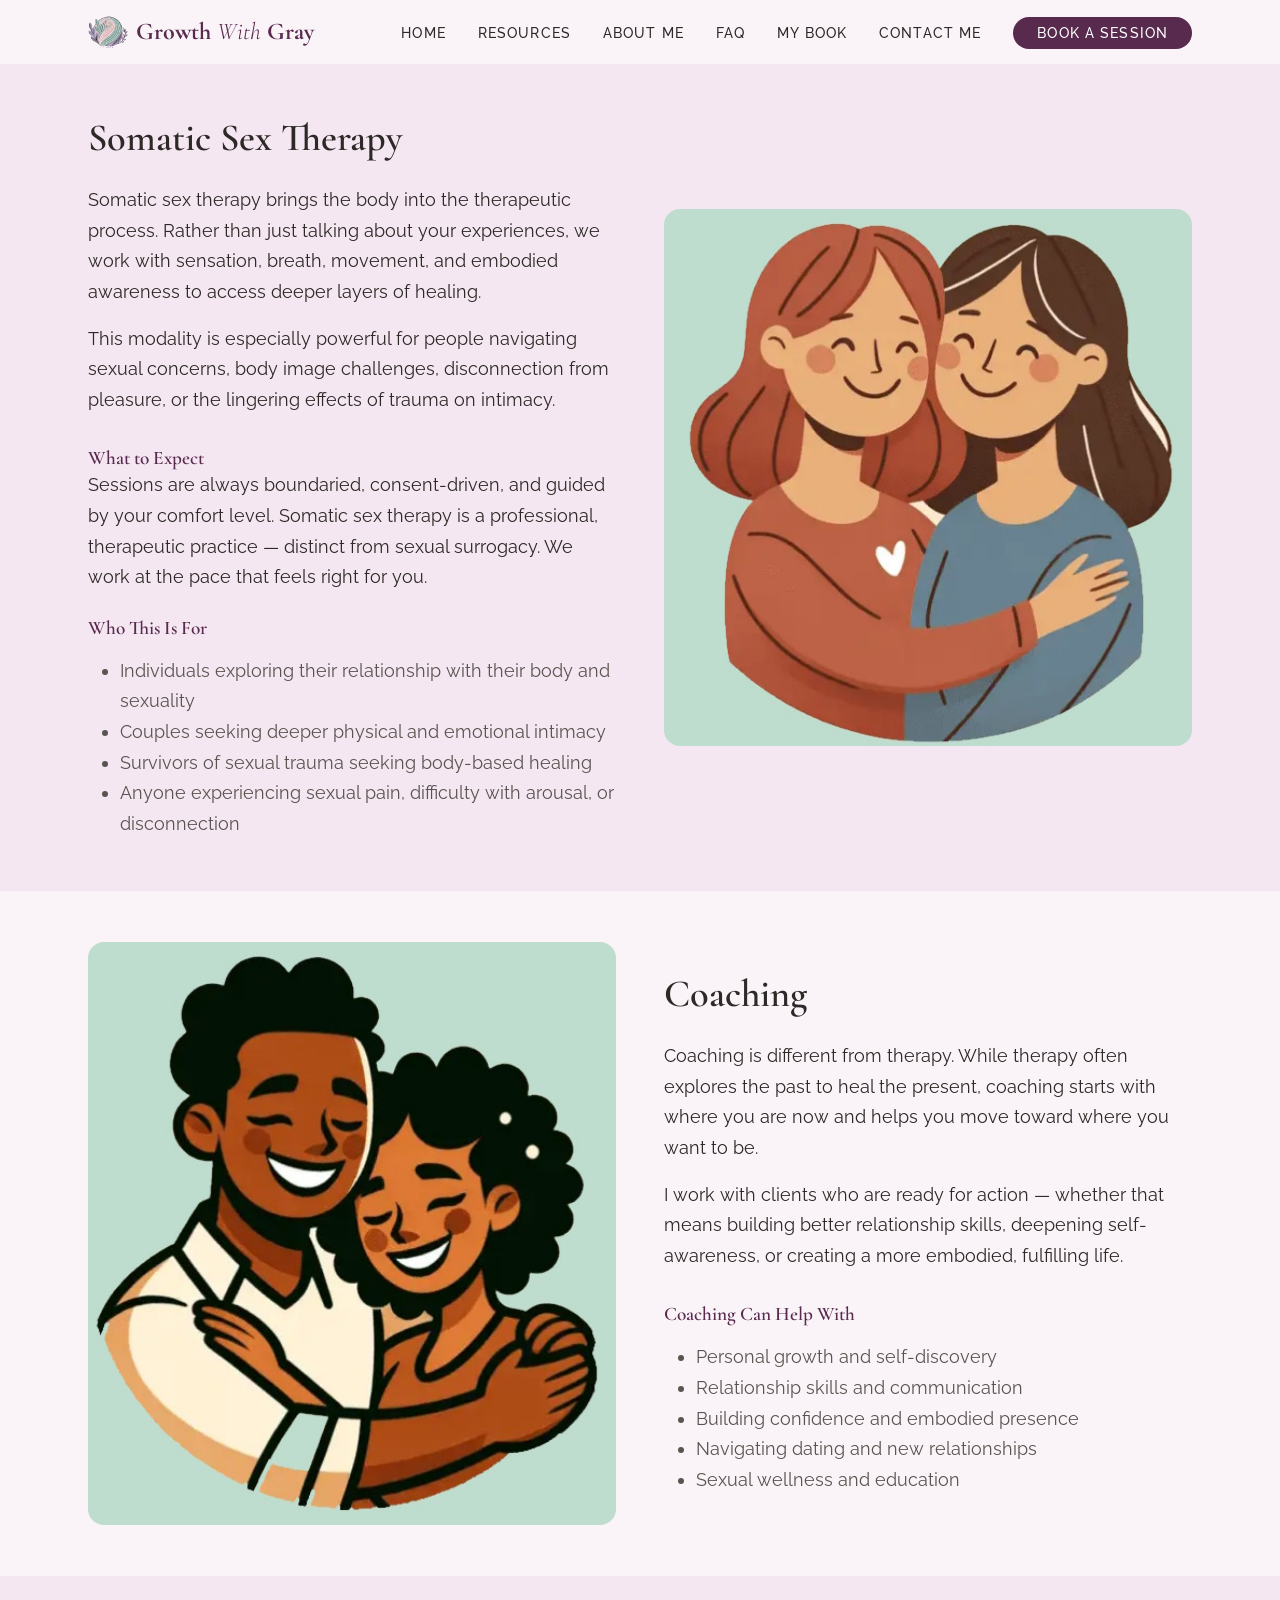
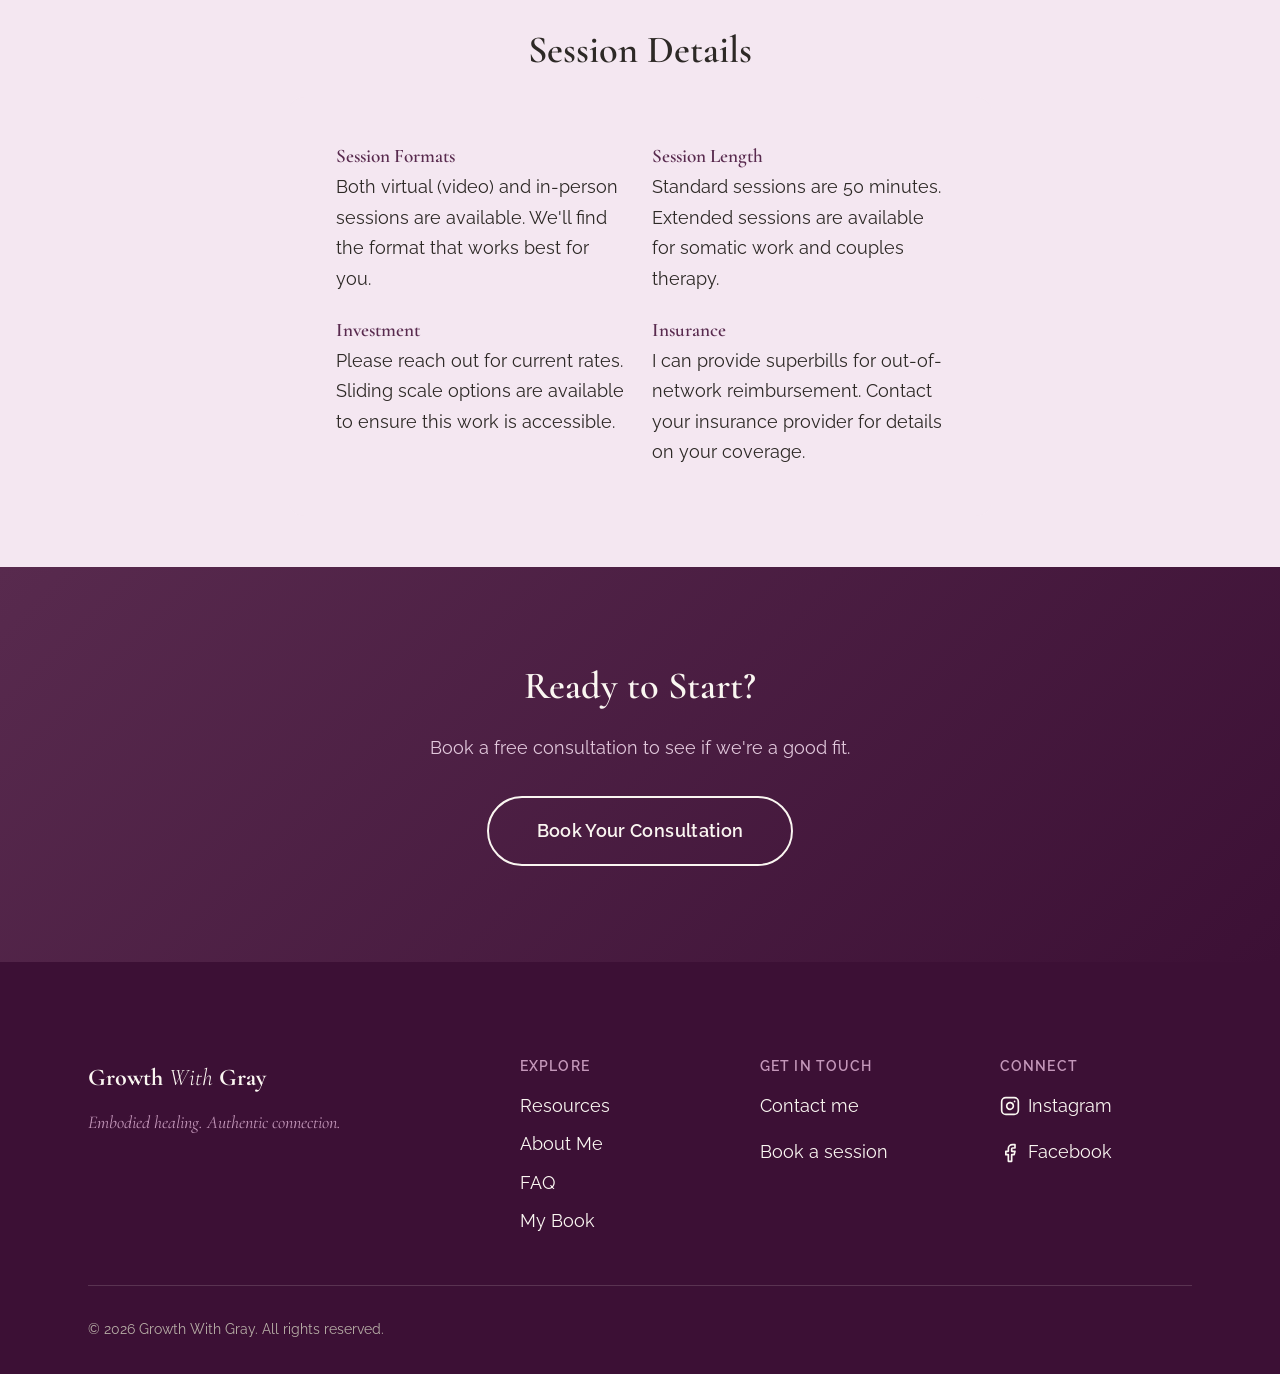
<file: web/services.html>
<!DOCTYPE html>
<html lang="en">
<head>
  <meta charset="UTF-8">
  <meta name="viewport" content="width=device-width, initial-scale=1.0">
  <title>Services | Growth With Gray</title>
  <meta name="description" content="Explore LMFT therapy, somatic sex therapy, and coaching services with Gray Moulton. Virtual and in-person sessions available.">
  <meta name="author" content="Gray Moulton, LMFT">
  <meta property="og:title" content="Services | Growth With Gray">
  <meta property="og:description" content="LMFT therapy, somatic sex therapy, and coaching. Virtual and in-person sessions.">
  <meta property="og:type" content="website">
  <meta property="og:url" content="https://growthwithgray.com/services">
  <link rel="canonical" href="https://growthwithgray.com/services">

  <link rel="preconnect" href="https://fonts.googleapis.com">
  <link rel="preconnect" href="https://fonts.gstatic.com" crossorigin>
  <link href="https://fonts.googleapis.com/css2?family=Cormorant+Garamond:ital,wght@0,400;0,500;0,600;0,700;1,400;1,500&family=Raleway:wght@300;400;500;600;700&display=swap" rel="stylesheet">

  <link rel="stylesheet" href="css/variables.css?v=1.0.10">
  <link rel="stylesheet" href="css/reset.css?v=1.0.10">
  <link rel="stylesheet" href="css/typography.css?v=1.0.10">
  <link rel="stylesheet" href="css/layout.css?v=1.0.10">
  <link rel="stylesheet" href="css/components.css?v=1.0.10">
  <link rel="stylesheet" href="css/utilities.css?v=1.0.10">
  <link rel="stylesheet" href="css/animations.css?v=1.0.10">
  <link rel="stylesheet" href="css/responsive.css?v=1.0.10">
</head>
<body>
  <a class="skip-link" href="#main-content">Skip to main content</a>

  <div id="site-header" style="min-height: var(--header-height);"></div>

  <main id="main-content">

    <!-- Page Hero -->
    <!--
    <section class="page-hero">
      <div class="container">
        <h1 class="reveal">Services</h1>
        <p class="reveal reveal--delay-1">Discover how we can work together toward your growth.</p>
      </div>
    </section>
    -->
    
    <!-- LMFT Therapy 
    <section id="lmft" class="section">
      <div class="container">
        <div class="two-col">
          <div class="reveal--left reveal">
            <img src="images/service-lmft2.jpg" alt="Warm, inviting therapy space" style="border-radius: var(--radius-lg); width: 100%;" onerror="this.style.background='var(--color-secondary)'; this.style.minHeight='350px'; this.alt='Photo coming soon';">
          </div>
          <div class="reveal--right reveal">
            <h2 class="section-title">LMFT Therapy</h2>
            <p>As a licensed Marriage and Family Therapist, I specialize in helping individuals and couples navigate the complexities of their inner lives and relationships.</p>
            <p>Together, we'll explore the patterns, beliefs, and relational dynamics that may be keeping you stuck &mdash; and find new ways to move through the world with greater ease and authenticity.</p>
            <h4 class="mt-xl" style="color: var(--color-primary);">Common Areas of Focus</h4>
            <ul style="list-style: disc; padding-left: var(--space-xl); margin-top: var(--space-md); color: var(--color-text-light);">
              <li>Anxiety and depression</li>
              <li>Relationship challenges</li>
              <li>Communication and conflict</li>
              <li>Attachment and intimacy</li>
              <li>Life transitions and identity</li>
              <li>Trauma and PTSD</li>
            </ul>
          </div>
        </div>
      </div>
    </section>
    -->

    <!-- Somatic Sex Therapy -->
    <section id="somatic" class="section section--alt">
      <div class="container">
        <div class="two-col two-col--reverse">
          <div class="reveal--right reveal">
            <img src="images/service-lmft1.jpg" alt="Serene, body-centered healing space" style="border-radius: var(--radius-lg); width: 100%;" onerror="this.style.background='var(--color-neutral)'; this.style.minHeight='350px'; this.alt='Photo coming soon';">
          </div>
          <div class="reveal--left reveal">
            <h2 class="section-title">Somatic Sex Therapy</h2>
            <p>Somatic sex therapy brings the body into the therapeutic process. Rather than just talking about your experiences, we work with sensation, breath, movement, and embodied awareness to access deeper layers of healing.</p>
            <p>This modality is especially powerful for people navigating sexual concerns, body image challenges, disconnection from pleasure, or the lingering effects of trauma on intimacy.</p>
            <h4 class="mt-xl" style="color: var(--color-primary);">What to Expect</h4>
            <p>Sessions are always boundaried, consent-driven, and guided by your comfort level. Somatic sex therapy is a professional, therapeutic practice &mdash; distinct from sexual surrogacy. We work at the pace that feels right for you.</p>
            <h4 class="mt-lg" style="color: var(--color-primary);">Who This Is For</h4>
            <ul style="list-style: disc; padding-left: var(--space-xl); margin-top: var(--space-md); color: var(--color-text-light);">
              <li>Individuals exploring their relationship with their body and sexuality</li>
              <li>Couples seeking deeper physical and emotional intimacy</li>
              <li>Survivors of sexual trauma seeking body-based healing</li>
              <li>Anyone experiencing sexual pain, difficulty with arousal, or disconnection</li>
            </ul>
          </div>
        </div>
      </div>
    </section>

    <!-- Coaching -->
    <section id="coaching" class="section">
      <div class="container">
        <div class="two-col">
          <div class="reveal--left reveal">
            <img src="images/service-lmft3.jpg" alt="Growth and coaching" style="border-radius: var(--radius-lg); width: 100%;" onerror="this.style.background='var(--color-accent-light)'; this.style.minHeight='350px'; this.alt='Photo coming soon';">
          </div>
          <div class="reveal--right reveal">
            <h2 class="section-title">Coaching</h2>
            <p>Coaching is different from therapy. While therapy often explores the past to heal the present, coaching starts with where you are now and helps you move toward where you want to be.</p>
            <p>I work with clients who are ready for action &mdash; whether that means building better relationship skills, deepening self-awareness, or creating a more embodied, fulfilling life.</p>
            <h4 class="mt-xl" style="color: var(--color-primary);">Coaching Can Help With</h4>
            <ul style="list-style: disc; padding-left: var(--space-xl); margin-top: var(--space-md); color: var(--color-text-light);">
              <li>Personal growth and self-discovery</li>
              <li>Relationship skills and communication</li>
              <li>Building confidence and embodied presence</li>
              <li>Navigating dating and new relationships</li>
              <li>Sexual wellness and education</li>
            </ul>
          </div>
        </div>
      </div>
    </section>

    <!-- Session Info -->
    <section class="section section--alt">
      <div class="container container--narrow">
        <h2 class="section-title text-center reveal">Session Details</h2>
        <div class="session-info reveal reveal--delay-1">
          <div class="session-info-item">
            <h4>Session Formats</h4>
            <p>Both virtual (video) and in-person sessions are available. We'll find the format that works best for you.</p>
          </div>
          <div class="session-info-item">
            <h4>Session Length</h4>
            <p>Standard sessions are 50 minutes. Extended sessions are available for somatic work and couples therapy.</p>
          </div>
          <div class="session-info-item">
            <h4>Investment</h4>
            <p>Please reach out for current rates. Sliding scale options are available to ensure this work is accessible.</p>
          </div>
          <div class="session-info-item">
            <h4>Insurance</h4>
            <p>I can provide superbills for out-of-network reimbursement. Contact your insurance provider for details on your coverage.</p>
          </div>
        </div>
      </div>
    </section>

    <!-- CTA -->
    <section class="cta-banner">
      <div class="container">
        <h2 class="reveal">Ready to Start?</h2>
        <p class="reveal reveal--delay-1">Book a free consultation to see if we're a good fit.</p>
        <a href="contact.html" class="btn btn--outline-light btn--large reveal reveal--delay-2">Book Your Consultation</a>
      </div>
    </section>

  </main>

  <div id="site-footer"></div>

  <script src="js/components.js"></script>
  <script src="js/navigation.js"></script>
  <script src="js/animations.js"></script>
</body>
</html>
</file>
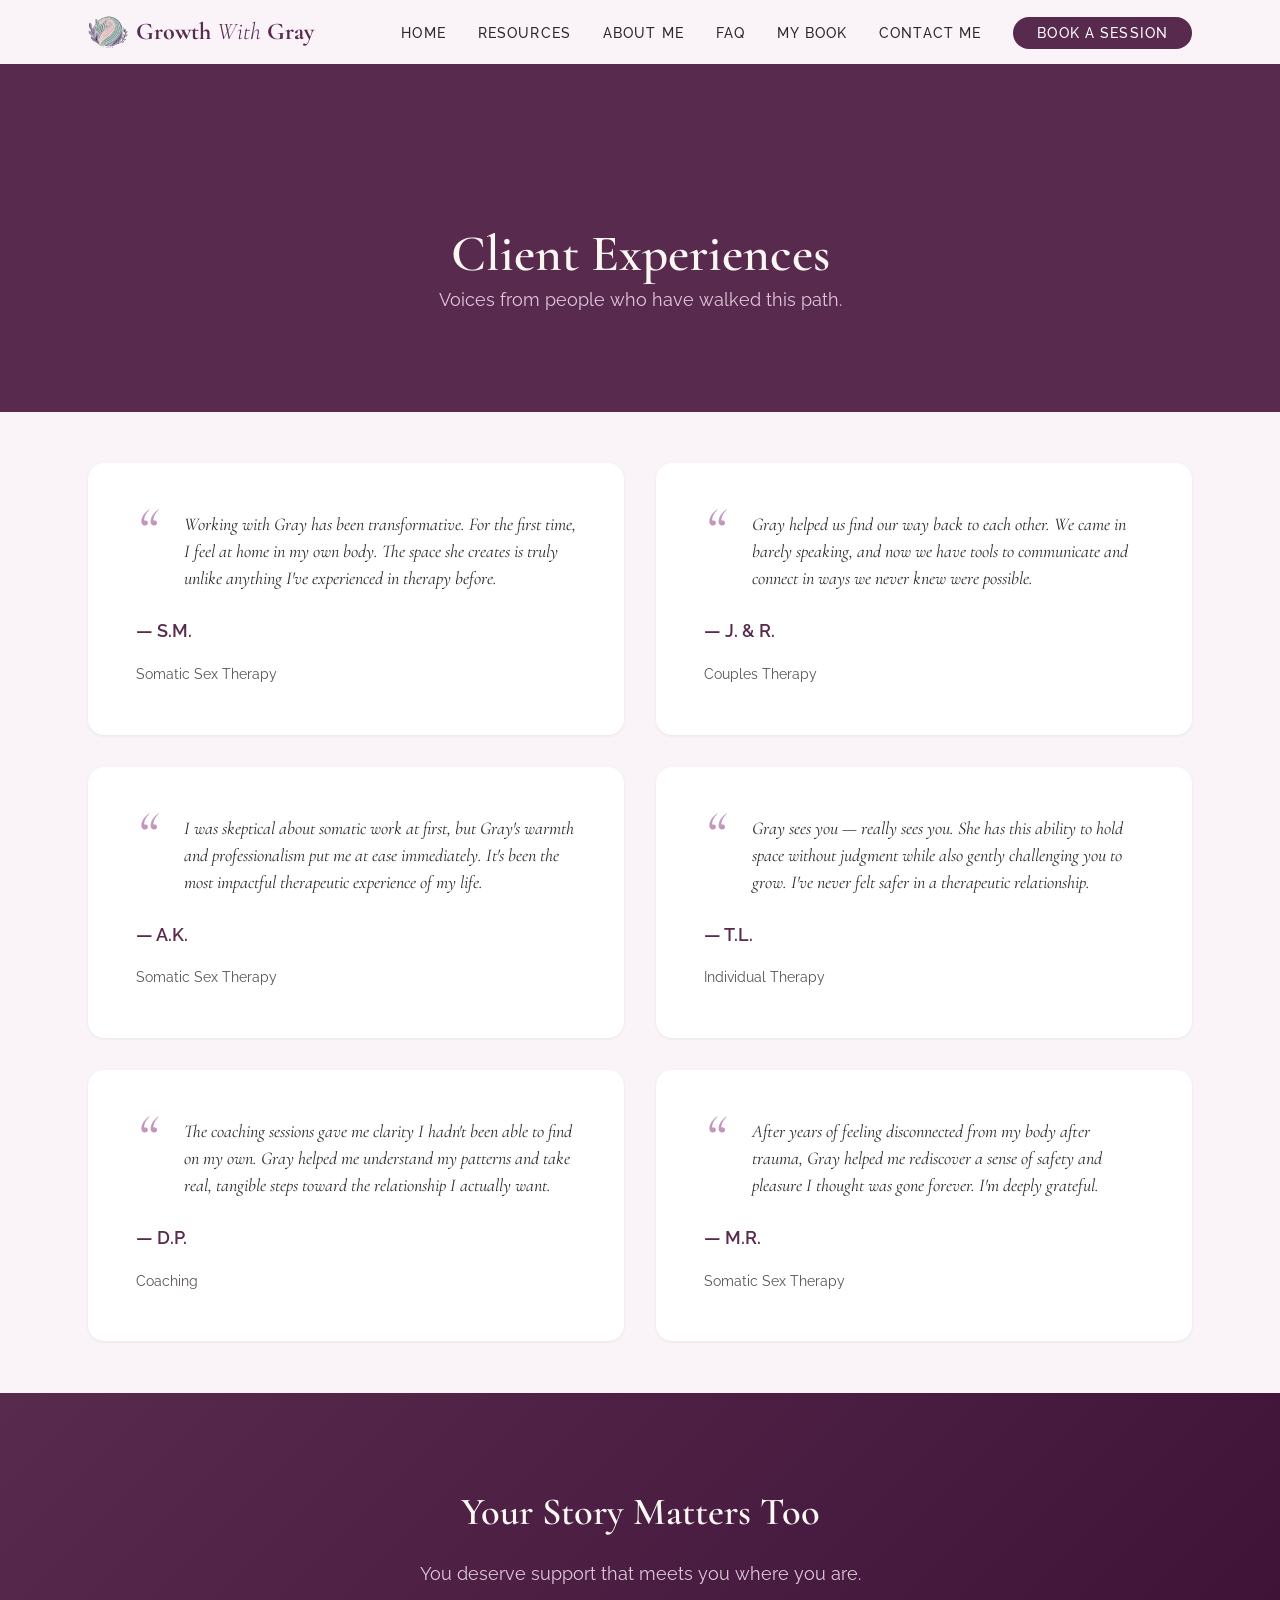
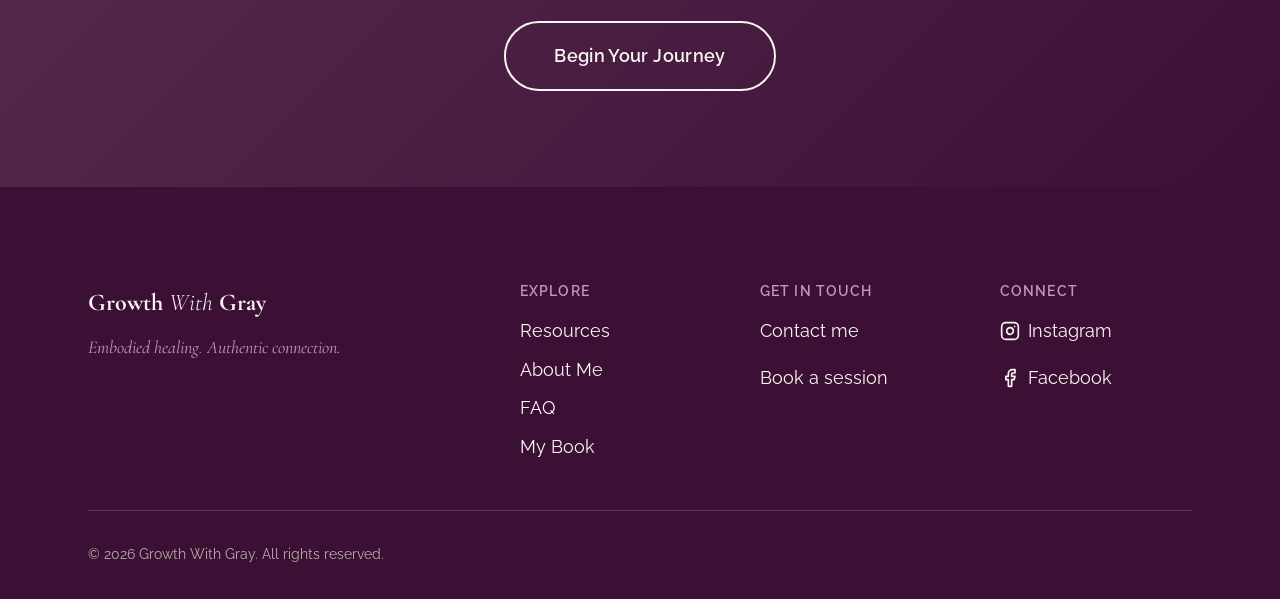
<file: web/testimonials.html>
<!DOCTYPE html>
<html lang="en">
<head>
  <meta charset="UTF-8">
  <meta name="viewport" content="width=device-width, initial-scale=1.0">
  <title>Testimonials | Growth With Gray</title>
  <meta name="description" content="Read what clients have to say about their experience working with Gray Moulton, LMFT and Somatic Sex Therapist.">
  <meta name="author" content="Gray Moulton, LMFT">
  <meta property="og:title" content="Testimonials | Growth With Gray">
  <meta property="og:description" content="Hear from clients about their experience with therapy, somatic sex therapy, and coaching.">
  <meta property="og:type" content="website">
  <meta property="og:url" content="https://growthwithgray.com/testimonials">
  <link rel="canonical" href="https://growthwithgray.com/testimonials">

  <link rel="preconnect" href="https://fonts.googleapis.com">
  <link rel="preconnect" href="https://fonts.gstatic.com" crossorigin>
  <link href="https://fonts.googleapis.com/css2?family=Cormorant+Garamond:ital,wght@0,400;0,500;0,600;0,700;1,400;1,500&family=Raleway:wght@300;400;500;600;700&display=swap" rel="stylesheet">

  <link rel="stylesheet" href="css/variables.css?v=1.0.10">
  <link rel="stylesheet" href="css/reset.css?v=1.0.10">
  <link rel="stylesheet" href="css/typography.css?v=1.0.10">
  <link rel="stylesheet" href="css/layout.css?v=1.0.10">
  <link rel="stylesheet" href="css/components.css?v=1.0.10">
  <link rel="stylesheet" href="css/utilities.css?v=1.0.10">
  <link rel="stylesheet" href="css/animations.css?v=1.0.10">
  <link rel="stylesheet" href="css/responsive.css?v=1.0.10">
</head>
<body>
  <a class="skip-link" href="#main-content">Skip to main content</a>

  <div id="site-header" style="min-height: var(--header-height);"></div>

  <main id="main-content">

    <!-- Page Hero -->
    <section class="page-hero">
      <div class="container">
        <h1 class="reveal">Client Experiences</h1>
        <p class="reveal reveal--delay-1">Voices from people who have walked this path.</p>
      </div>
    </section>

    <!-- Testimonials Grid -->
    <section class="section">
      <div class="container">
        <div class="testimonial-grid">

          <div class="testimonial-card reveal reveal--delay-1">
            <blockquote>
              Working with Gray has been transformative. For the first time, I feel at home in my own body. The space she creates is truly unlike anything I've experienced in therapy before.
            </blockquote>
            <p class="testimonial-author mt-lg">— S.M.</p>
            <p class="testimonial-service">Somatic Sex Therapy</p>
          </div>

          <div class="testimonial-card reveal reveal--delay-2">
            <blockquote>
              Gray helped us find our way back to each other. We came in barely speaking, and now we have tools to communicate and connect in ways we never knew were possible.
            </blockquote>
            <p class="testimonial-author mt-lg">— J. &amp; R.</p>
            <p class="testimonial-service">Couples Therapy</p>
          </div>

          <div class="testimonial-card reveal reveal--delay-1">
            <blockquote>
              I was skeptical about somatic work at first, but Gray's warmth and professionalism put me at ease immediately. It's been the most impactful therapeutic experience of my life.
            </blockquote>
            <p class="testimonial-author mt-lg">— A.K.</p>
            <p class="testimonial-service">Somatic Sex Therapy</p>
          </div>

          <div class="testimonial-card reveal reveal--delay-2">
            <blockquote>
              Gray sees you &mdash; really sees you. She has this ability to hold space without judgment while also gently challenging you to grow. I've never felt safer in a therapeutic relationship.
            </blockquote>
            <p class="testimonial-author mt-lg">— T.L.</p>
            <p class="testimonial-service">Individual Therapy</p>
          </div>

          <div class="testimonial-card reveal reveal--delay-1">
            <blockquote>
              The coaching sessions gave me clarity I hadn't been able to find on my own. Gray helped me understand my patterns and take real, tangible steps toward the relationship I actually want.
            </blockquote>
            <p class="testimonial-author mt-lg">— D.P.</p>
            <p class="testimonial-service">Coaching</p>
          </div>

          <div class="testimonial-card reveal reveal--delay-2">
            <blockquote>
              After years of feeling disconnected from my body after trauma, Gray helped me rediscover a sense of safety and pleasure I thought was gone forever. I'm deeply grateful.
            </blockquote>
            <p class="testimonial-author mt-lg">— M.R.</p>
            <p class="testimonial-service">Somatic Sex Therapy</p>
          </div>

        </div>
      </div>
    </section>

    <!-- CTA -->
    <section class="cta-banner">
      <div class="container">
        <h2 class="reveal">Your Story Matters Too</h2>
        <p class="reveal reveal--delay-1">You deserve support that meets you where you are.</p>
        <a href="contact.html" class="btn btn--outline-light btn--large reveal reveal--delay-2">Begin Your Journey</a>
      </div>
    </section>

  </main>

  <div id="site-footer"></div>

  <script src="js/components.js"></script>
  <script src="js/navigation.js"></script>
  <script src="js/animations.js"></script>
</body>
</html>
</file>
<file: web/css/variables.css>
/* ================================================
   GROWTH WITH GRAY - Design Tokens
   ================================================ */

:root {
  /* === Colors === */
  --color-primary:        #582A4E;
  --color-primary-light:  #8D497F;
  --color-primary-dark:   #3C1035;

  --color-secondary:      #C497BA;
  --color-secondary-light:#E1C7DB;

  --color-accent:         #B270A5;
  --color-accent-light:   #CDA7C6;

  --color-bg:             #FAF4F9;
  --color-bg-alt:         #F4E7F1;
  --color-surface:        #FFFFFF;

  --color-text:           #2D2926;
  --color-text-light:     #5A5450;
  --color-text-inverse:   #FAF6F1;

  --color-neutral:        #E8E0D8;
  --color-neutral-dark:   #B8AFA7;

  --color-error:          #C0392B;
  --color-success:        #6B8E5A;

  /* === Typography === */
  --font-heading: 'Cormorant Garamond', 'Georgia', serif;
  --font-body:    'Raleway', 'Helvetica Neue', sans-serif;

  --fs-hero:     clamp(2.5rem, 5vw, 4.5rem);
  --fs-h1:       clamp(2rem, 4vw, 3.5rem);
  --fs-h2:       clamp(1.75rem, 3vw, 2.5rem);
  --fs-h3:       clamp(1.25rem, 2vw, 1.75rem);
  --fs-h4:       clamp(1.1rem, 1.5vw, 1.25rem);
  --fs-body:     1rem;
  --fs-body-lg:  1.125rem;
  --fs-small:    0.875rem;

  --lh-heading: 1.2;
  --lh-body:    1.7;

  --fw-light:   300;
  --fw-regular: 400;
  --fw-medium:  500;
  --fw-semi:    600;
  --fw-bold:    700;

  /* === Spacing (8px base) === */
  --space-xs:   0.25rem;
  --space-sm:   0.5rem;
  --space-md:   1rem;
  --space-lg:   1.5rem;
  --space-xl:   2rem;
  --space-2xl:  3rem;
  --space-3xl:  4rem;
  --space-4xl:  6rem;
  --space-section: clamp(2rem, 4vw, 4rem);

  /* === Layout === */
  --container-max:     1200px;
  --container-narrow:  800px;
  --container-padding: clamp(1rem, 4vw, 2rem);

  /* === Borders & Radius === */
  --radius-sm:   4px;
  --radius-md:   8px;
  --radius-lg:   16px;
  --radius-xl:   24px;
  --radius-full: 9999px;

  /* === Shadows === */
  --shadow-sm:  0 1px 3px rgba(45, 41, 38, 0.08);
  --shadow-md:  0 4px 12px rgba(45, 41, 38, 0.1);
  --shadow-lg:  0 8px 30px rgba(45, 41, 38, 0.12);

  /* === Transitions === */
  --transition-fast:   150ms ease;
  --transition-base:   300ms ease;
  --transition-slow:   500ms ease;
  --transition-smooth: 600ms cubic-bezier(0.22, 1, 0.36, 1);

  /* === Header === */
  --header-height: 64px;
  --header-height-scrolled: 52px;
}
</file>
<file: web/css/typography.css>
/* ================================================
   GROWTH WITH GRAY - Typography
   ================================================ */

h1, h2, h3, h4, h5, h6 {
  font-family: var(--font-heading);
  font-weight: var(--fw-semi);
  line-height: var(--lh-heading);
  color: var(--color-text);
}

h1 { font-size: var(--fs-h1); }
h2 { font-size: var(--fs-h2); }
h3 { font-size: var(--fs-h3); }
h4 { font-size: var(--fs-h4); }

.hero-title {
  font-size: var(--fs-h3);
  font-weight: var(--fw-bold);
  letter-spacing: -0.01em;
}

.section-title {
  font-size: var(--fs-h2);
  margin-bottom: var(--space-lg);
}

.section-subtitle {
  font-size: var(--fs-body-lg);
  color: var(--color-text-light);
  max-width: 600px;
}

p {
  margin-bottom: var(--space-md);
}

p:last-child {
  margin-bottom: 0;
}

a:not(.btn):not(.nav-link):not(.logo) {
  color: var(--color-primary);
  text-decoration: underline;
  text-decoration-color: var(--color-secondary);
  text-underline-offset: 3px;
  transition: text-decoration-color var(--transition-fast), color var(--transition-fast);
}

a:not(.btn):not(.nav-link):not(.logo):hover {
  text-decoration-color: var(--color-primary);
  color: var(--color-primary-dark);
}

blockquote {
  position: relative;
  font-family: var(--font-heading);
  font-size: var(--fs-h3);
  font-style: italic;
  line-height: 1.5;
  color: var(--color-text);
  padding-left: var(--space-2xl);
}

blockquote::before {
  content: '\201C';
  position: absolute;
  left: 0;
  top: -0.2em;
  font-size: 4rem;
  color: var(--color-secondary);
  font-family: var(--font-heading);
  line-height: 1;
}

.text-accent {
  color: var(--color-primary);
}

.text-light {
  color: var(--color-text-light);
}

.text-inverse {
  color: var(--color-text-inverse);
}

.tagline {
  font-family: var(--font-heading);
  font-style: italic;
  font-size: var(--fs-body-lg);
  color: var(--color-text-light);
}
</file>
<file: web/css/layout.css>
/* ================================================
   GROWTH WITH GRAY - Layout
   ================================================ */

.container {
  width: 100%;
  max-width: var(--container-max);
  margin-inline: auto;
  padding-inline: var(--container-padding);
}

.container--narrow {
  max-width: var(--container-narrow);
}

/* Sections */
.section {
  padding-block: var(--space-section);
}

.section--alt {
  background-color: var(--color-bg-alt);
}

.section--dark {
  background-color: var(--color-primary);
  color: var(--color-text-inverse);
}

.section--dark h2,
.section--dark h3,
.section--dark h4 {
  color: var(--color-text-inverse);
}

.section--dark a:not(.btn) {
  color: var(--color-secondary-light);
}

.section--curved {
  position: relative;
}

.section--curved::after {
  content: '';
  position: absolute;
  bottom: -1px;
  left: 0;
  width: 100%;
  height: 60px;
  background-color: inherit;
  clip-path: ellipse(55% 100% at 50% 0%);
  z-index: 1;
}

/* Two-column grid */
.two-col {
  display: grid;
  grid-template-columns: 1fr;
  gap: var(--space-2xl);
  align-items: center;
}

.two-col--reverse > :first-child {
  order: 0;
}

/* Card grid */
.card-grid {
  display: grid;
  grid-template-columns: 1fr;
  gap: var(--space-xl);
}

/* Testimonials grid */
.testimonial-grid {
  display: grid;
  grid-template-columns: 1fr;
  gap: var(--space-xl);
}

/* Footer grid */
.footer-grid {
  display: grid;
  grid-template-columns: 1fr;
  gap: var(--space-2xl);
}

/* Page hero / banner */
.page-hero {
  padding-top: calc(var(--header-height) + var(--space-4xl));
  padding-bottom: var(--space-4xl);
  background-color: var(--color-primary);
  color: var(--color-text-inverse);
  text-align: center;
  position: relative;
}

.page-hero h1 {
  color: var(--color-text-inverse);
}

.page-hero p {
  color: var(--color-secondary-light);
  max-width: 600px;
  margin-inline: auto;
}

/* Media queries for grids */
@media (min-width: 768px) {
  .two-col {
    grid-template-columns: 1fr 1fr;
  }

  .two-col--reverse > :first-child {
    order: 2;
  }

  .card-grid {
    grid-template-columns: repeat(2, 1fr);
  }

  .testimonial-grid {
    grid-template-columns: repeat(2, 1fr);
  }

  .footer-grid {
    grid-template-columns: repeat(2, 1fr);
  }
}

@media (min-width: 1024px) {
  .card-grid {
    grid-template-columns: repeat(3, 1fr);
  }

  .footer-grid {
    grid-template-columns: 2fr 1fr 1fr 1fr;
  }
}
</file>
<file: web/css/components.css>
/* ================================================
   GROWTH WITH GRAY - Components
   ================================================ */

/* ---- Header / Navigation ---- */

.site-header {
  position: fixed;
  top: 0;
  left: 0;
  width: 100%;
  height: var(--header-height);
  z-index: 100;
  transition: background-color var(--transition-base),
              height var(--transition-base),
              box-shadow var(--transition-base);
}

.site-header .container {
  display: flex;
  align-items: center;
  justify-content: space-between;
  height: 100%;
}

.site-header.is-scrolled {
  height: var(--header-height-scrolled);
  background-color: var(--color-bg);
  box-shadow: var(--shadow-sm);
}

/* Logo */
.logo {
  display: flex;
  align-items: center;
  gap: var(--space-sm);
  font-family: var(--font-heading);
  font-size: 1.5rem;
  font-weight: var(--fw-bold);
  color: var(--color-primary);
  text-decoration: none;
  z-index: 101;
}

.logo-img {
  height: 40px;
  width: auto;
  flex-shrink: 0;
}

.site-header.is-scrolled .logo-img {
  height: 32px;
}

.logo:hover {
  text-decoration: none;
}

.logo-accent {
  font-weight: var(--fw-light);
  font-style: italic;
}

/* Navigation */
.nav-list {
  display: flex;
  align-items: center;
  gap: var(--space-xl);
}

.nav-link {
  font-family: var(--font-body);
  font-size: var(--fs-small);
  font-weight: var(--fw-medium);
  color: var(--color-text);
  text-decoration: none;
  text-transform: uppercase;
  letter-spacing: 0.08em;
  padding: var(--space-xs) 0;
  position: relative;
  transition: color var(--transition-fast);
}

.nav-link::after {
  content: '';
  position: absolute;
  bottom: -2px;
  left: 0;
  width: 0;
  height: 2px;
  background-color: var(--color-primary);
  transition: width var(--transition-base);
}

.nav-link:hover::after,
.nav-link.is-active::after {
  width: 100%;
}

.nav-link:hover {
  color: var(--color-primary);
  text-decoration: none;
}

.nav-link.is-active {
  color: var(--color-primary);
}

/* CTA nav link */
.nav-link.nav-link--cta {
  background-color: var(--color-primary);
  color: #FFFFFF;
  padding: var(--space-sm) var(--space-lg);
  border-radius: var(--radius-full);
  text-decoration: none;
  transition: background-color var(--transition-fast), transform var(--transition-fast);
}

.nav-link.nav-link--cta::after {
  display: none;
}

.nav-link.nav-link--cta:hover {
  background-color: var(--color-primary-light);
  color: #FFFFFF;
  transform: translateY(-1px);
}

.nav-link.nav-link--cta.is-active {
  background-color: var(--color-primary-dark);
  color: #FFFFFF;
}

/* ---- Dropdown Menu ---- */
.nav-item {
  position: relative;
}

.nav-item__row {
  display: flex;
  align-items: center;
}

.dropdown-chevron {
  display: inline-block;
  vertical-align: middle;
  margin-left: 4px;
  width: 12px;
  height: 12px;
  flex-shrink: 0;
  transition: transform var(--transition-base);
  pointer-events: none;
}

.has-dropdown:hover .dropdown-chevron,
.has-dropdown.is-open .dropdown-chevron {
  transform: rotate(180deg);
}

.dropdown-toggle {
  display: none;
}

.dropdown-menu {
  position: absolute;
  top: calc(100% + var(--space-sm));
  left: 50%;
  transform: translateX(-50%) translateY(-8px);
  min-width: 280px;
  background-color: var(--color-surface);
  border-radius: var(--radius-lg);
  box-shadow: var(--shadow-lg);
  padding: var(--space-sm) 0;
  list-style: none;
  opacity: 0;
  visibility: hidden;
  transition: opacity var(--transition-base), visibility var(--transition-base), transform var(--transition-base);
  z-index: 200;
}

.has-dropdown:hover .dropdown-menu,
.has-dropdown:focus-within .dropdown-menu,
.has-dropdown.is-open .dropdown-menu {
  opacity: 1;
  visibility: visible;
  transform: translateX(-50%) translateY(0);
}

.dropdown-link {
  display: block;
  padding: var(--space-xs) var(--space-lg);
  color: var(--color-text);
  text-decoration: none;
  font-family: var(--font-body);
  font-size: var(--fs-small);
  font-weight: var(--fw-regular);
  white-space: nowrap;
  transition: color var(--transition-fast), background-color var(--transition-fast);
}

.dropdown-link:hover {
  color: var(--color-primary);
  background-color: var(--color-bg-alt);
  text-decoration: none;
}

/* ---- Page Section Index ---- */
.section-index {
  background-color: var(--color-bg-alt);
  border-bottom: 1px solid var(--color-secondary-light);
  padding: var(--space-2xl) 0;
  margin-top: var(--space-2xl);
}

.section-index__heading {
  font-family: var(--font-body);
  font-size: var(--fs-h3);
  font-weight: var(--fw-semi);
  text-transform: uppercase;
  letter-spacing: 0.1em;
  color: var(--color-text-light);
  margin-bottom: var(--space-lg);
  text-align: center;
}

.section-index__list {
  list-style: none;
  padding: 0;
  margin: 0;
  display: flex;
  flex-direction: column;
  align-items: center;
  counter-reset: index-counter;
}

.section-index__list li {
  counter-increment: index-counter;
  display: flex;
  align-items: baseline;
  gap: var(--space-sm);
}

.section-index__list li::before {
  content: counter(index-counter, decimal-leading-zero);
  font-family: var(--font-body);
  font-size: var(--fs-body);
  font-weight: var(--fw-semi);
  color: var(--color-accent);
  flex-shrink: 0;
}

.section-index__link {
  font-family: var(--font-body);
  font-size: var(--fs-body);
  color: var(--color-text);
  text-decoration: none;
  transition: color var(--transition-fast), border-color var(--transition-fast);
}

.section-index__link:hover {
  color: var(--color-primary);
  border-bottom-color: var(--color-primary);
  text-decoration: none;
}

/* ---- Back-to-index icon ---- */
.back-to-index {
  display: inline-flex;
  align-items: center;
  vertical-align: middle;
  margin-left: var(--space-sm);
  color: var(--color-accent-light);
  text-decoration: none;
  opacity: 0.5;
  transition: opacity var(--transition-fast), color var(--transition-fast);
}

.back-to-index svg {
  width: 0.65em;
  height: 0.65em;
}

.back-to-index:hover {
  opacity: 1;
  color: var(--color-accent);
  text-decoration: none;
}

/* Hamburger */
.mobile-menu-toggle {
  display: none;
  flex-direction: column;
  justify-content: center;
  gap: 5px;
  width: 30px;
  height: 30px;
  z-index: 101;
  padding: 0;
}

.hamburger-line {
  display: block;
  width: 100%;
  height: 2px;
  background-color: var(--color-text);
  border-radius: 2px;
  transition: transform var(--transition-base), opacity var(--transition-fast);
  transform-origin: center;
}

.mobile-menu-toggle[aria-expanded="true"] .hamburger-line:nth-child(1) {
  transform: translateY(7px) rotate(45deg);
}

.mobile-menu-toggle[aria-expanded="true"] .hamburger-line:nth-child(2) {
  opacity: 0;
}

.mobile-menu-toggle[aria-expanded="true"] .hamburger-line:nth-child(3) {
  transform: translateY(-7px) rotate(-45deg);
}

/* ---- Buttons ---- */

.btn {
  display: inline-flex;
  align-items: center;
  justify-content: center;
  padding: var(--space-md) var(--space-xl);
  font-family: var(--font-body);
  font-size: var(--fs-body);
  font-weight: var(--fw-semi);
  text-decoration: none;
  border: 2px solid transparent;
  border-radius: var(--radius-full);
  cursor: pointer;
  transition: all var(--transition-base);
  letter-spacing: 0.02em;
  line-height: 1;
}

.btn--primary {
  background-color: var(--color-primary);
  color: var(--color-text-inverse);
}

.btn--primary:hover {
  background-color: var(--color-primary-light);
  transform: translateY(-2px);
  box-shadow: var(--shadow-md);
  text-decoration: none;
  color: var(--color-text-inverse);
}

.btn--outline {
  background: transparent;
  border-color: var(--color-primary);
  color: var(--color-primary);
}

.btn--outline:hover {
  background-color: var(--color-primary);
  color: var(--color-text-inverse);
  transform: translateY(-2px);
  text-decoration: none;
}

.btn--outline-light {
  background: transparent;
  border-color: var(--color-text-inverse);
  color: var(--color-text-inverse);
}

.btn--outline-light:hover {
  background-color: var(--color-text-inverse);
  color: var(--color-primary);
  transform: translateY(-2px);
  text-decoration: none;
}

.btn--large {
  padding: var(--space-lg) var(--space-2xl);
  font-size: var(--fs-body-lg);
}

.btn + .btn {
  margin-left: var(--space-md);
}

/* ---- Cards ---- */

.card {
  background: var(--color-surface);
  border-radius: var(--radius-lg);
  padding: var(--space-2xl);
  box-shadow: var(--shadow-sm);
  transition: transform var(--transition-base), box-shadow var(--transition-base);
}

.card:hover {
  transform: translateY(-4px);
  box-shadow: var(--shadow-md);
}

.card-icon {
  width: 48px;
  height: 48px;
  margin-bottom: var(--space-lg);
  color: var(--color-primary);
}

.card h3 {
  margin-bottom: var(--space-md);
}

.card p {
  color: var(--color-text-light);
}

.card .btn {
  margin-top: var(--space-lg);
}

/* ---- Testimonial Card ---- */

.testimonial-card {
  background: var(--color-surface);
  border-radius: var(--radius-lg);
  padding: var(--space-2xl);
  box-shadow: var(--shadow-sm);
  position: relative;
}

.testimonial-card blockquote {
  font-size: var(--fs-body-lg);
  margin-bottom: var(--space-lg);
}

.testimonial-card .testimonial-author {
  font-weight: var(--fw-semi);
  color: var(--color-primary);
}

.testimonial-card .testimonial-service {
  font-size: var(--fs-small);
  color: var(--color-text-light);
  margin-top: var(--space-xs);
}

/* ---- Forms ---- */

.form-group {
  margin-bottom: var(--space-lg);
}

.form-label {
  display: block;
  font-size: var(--fs-small);
  font-weight: var(--fw-semi);
  text-transform: uppercase;
  letter-spacing: 0.05em;
  margin-bottom: var(--space-sm);
  color: var(--color-text);
}

.form-input,
.form-textarea,
.form-select {
  width: 100%;
  padding: var(--space-md);
  border: 1px solid var(--color-neutral);
  border-radius: var(--radius-md);
  background-color: var(--color-surface);
  font-size: var(--fs-body);
  transition: border-color var(--transition-fast), box-shadow var(--transition-fast);
}

.form-input:focus,
.form-textarea:focus,
.form-select:focus {
  outline: none;
  border-color: var(--color-primary);
  box-shadow: 0 0 0 3px rgba(107, 45, 62, 0.15);
}

.form-input.is-invalid,
.form-textarea.is-invalid {
  border-color: var(--color-error);
}

.form-textarea {
  min-height: 150px;
  resize: vertical;
}

.form-error {
  display: none;
  font-size: var(--fs-small);
  color: var(--color-error);
  margin-top: var(--space-xs);
}

.form-error.is-visible {
  display: block;
}

.form-success {
  display: none;
  padding: var(--space-lg);
  background-color: rgba(107, 142, 90, 0.1);
  border: 1px solid var(--color-success);
  border-radius: var(--radius-md);
  color: var(--color-success);
  text-align: center;
}

.form-success.is-visible {
  display: block;
}

/* ---- FAQ Accordion ---- */

.faq-item {
  border-bottom: 1px solid var(--color-neutral);
}

.faq-item summary {
  display: flex;
  align-items: center;
  justify-content: space-between;
  padding: var(--space-lg) 0;
  cursor: pointer;
  font-family: var(--font-heading);
  font-size: var(--fs-h4);
  font-weight: var(--fw-semi);
  color: var(--color-text);
  list-style: none;
  transition: color var(--transition-fast);
}

.faq-item summary::-webkit-details-marker {
  display: none;
}

.faq-item summary::marker {
  display: none;
  content: '';
}

.faq-item summary:hover {
  color: var(--color-primary);
}

.faq-chevron {
  width: 20px;
  height: 20px;
  flex-shrink: 0;
  color: var(--color-primary);
  transition: transform var(--transition-base);
}

.faq-item[open] .faq-chevron {
  transform: rotate(180deg);
}

.faq-answer {
  padding-bottom: var(--space-lg);
  color: var(--color-text-light);
}

/* ---- Footer ---- */

.site-footer {
  background-color: var(--color-primary-dark);
  color: var(--color-text-inverse);
  padding: var(--space-4xl) 0 var(--space-xl);
}

.footer-logo {
  font-family: var(--font-heading);
  font-size: 1.5rem;
  font-weight: var(--fw-bold);
  color: var(--color-text-inverse);
}

.footer-logo .logo-accent {
  font-weight: var(--fw-light);
  font-style: italic;
}

.footer-tagline {
  margin-top: var(--space-sm);
  color: var(--color-secondary);
}

.site-footer h3 {
  font-family: var(--font-body);
  font-size: var(--fs-small);
  font-weight: var(--fw-semi);
  text-transform: uppercase;
  letter-spacing: 0.08em;
  color: var(--color-secondary);
  margin-bottom: var(--space-md);
}

.footer-nav ul {
  display: flex;
  flex-direction: column;
  gap: var(--space-sm);
}

.site-footer a:not(.btn):not(.nav-link):not(.logo) {
  color: var(--color-text-inverse);
  text-decoration: none;
  text-decoration-color: transparent;
  transition: text-decoration-color var(--transition-fast);
}

.site-footer a:not(.btn):not(.nav-link):not(.logo):hover {
  text-decoration: underline;
  text-decoration-color: var(--color-secondary);
  color: var(--color-text-inverse);
}

.social-links {
  display: flex;
  flex-direction: column;
  gap: var(--space-md);
}

.social-links a {
  display: flex;
  align-items: center;
  gap: var(--space-sm);
}

.social-icon {
  width: 20px;
  height: 20px;
  stroke: var(--color-text-inverse);
  flex-shrink: 0;
}

.footer-bottom {
  margin-top: var(--space-2xl);
  padding-top: var(--space-xl);
  border-top: 1px solid rgba(250, 246, 241, 0.15);
  display: flex;
  flex-wrap: wrap;
  justify-content: space-between;
  gap: var(--space-md);
  font-size: var(--fs-small);
  color: var(--color-neutral-dark);
}

/* ---- Hero Section (Home) ---- */

.hero {
  min-height: 60vh;
  display: flex;
  align-items: center;
  justify-content: center;
  text-align: center;
  padding-top: var(--space-xl);
  padding-bottom: var(--space-4xl);
  background: linear-gradient(
    135deg,
    var(--color-primary-dark) 0%,
    var(--color-primary) 50%,
    #9B88C4 100%
  );
  color: var(--color-text-inverse);
  position: relative;
  overflow: hidden;
}

.hero::before {
  content: '';
  position: absolute;
  top: 0;
  left: 0;
  right: 0;
  bottom: 0;
  background: radial-gradient(
    ellipse at 30% 50%,
    rgba(196, 160, 160, 0.15) 0%,
    transparent 60%
  );
}

.hero::after-exp {
  content: '';
  position: absolute;
  bottom: -1px;
  left: 0;
  width: 100%;
  height: 80px;
  background-color: var(--color-bg);
  clip-path: ellipse(55% 100% at 50% 100%);
}

.hero-logo {
  display: block;
  width: min(280px, 60%);
  height: auto;
  margin: 0 auto var(--space-2xl);
}

.hero-logo-row {
  display: flex;
  align-items: center;
  justify-content: center;
  gap: var(--space-lg);
  margin: var(--space-xl) auto;
}

.hero-logo-main {
  width: min(340px, 55%);
  height: auto;
  flex-shrink: 1;
  border-radius: 24px;
  box-shadow: 0 4px 15px rgba(0, 0, 0, 0.1);
}

.hero-logo-accent {
  width: min(80px, 12%);
  height: auto;
  flex-shrink: 0;
}

.hero-content {
  position: relative;
  z-index: 1;
  max-width: 800px;
  padding: var(--space-2xl) var(--container-padding);
}

.hero h1 {
  color: var(--color-text-inverse);
  margin-bottom: var(--space-lg);
}

.hero-subtitle {
  font-size: var(--fs-body-lg);
  color: var(--color-secondary-light);
  margin-bottom: var(--space-2xl);
  max-width: 550px;
  margin-inline: auto;
}

.hero-buttons {
  display: flex;
  flex-wrap: wrap;
  justify-content: center;
  gap: var(--space-md);
}

.scroll-indicator {
  position: absolute;
  bottom: 100px;
  left: 50%;
  transform: translateX(-50%);
  z-index: 1;
  animation: bounce 2s ease-in-out infinite;
}

.scroll-indicator svg {
  width: 30px;
  height: 30px;
  color: var(--color-secondary);
}

@keyframes bounce {
  0%, 20%, 50%, 80%, 100% { transform: translateX(-50%) translateY(0); }
  40% { transform: translateX(-50%) translateY(-10px); }
  60% { transform: translateX(-50%) translateY(-5px); }
}

/* ---- Intro Section ---- */

.intro-photo {
  width: 200px;
  height: 200px;
  border-radius: 50%;
  object-fit: cover;
  border: 4px solid var(--color-secondary);
  margin: 0 auto var(--space-xl);
}

/* ---- Book Page ---- */

.book-cover {
  max-width: 380px;
  width: 100%;
  border-radius: var(--radius-lg);
  box-shadow: var(--shadow-lg);
}

/* ---- CTA Banner ---- */

.cta-banner {
  text-align: center;
  padding: var(--space-4xl) var(--container-padding);
  background: linear-gradient(
    135deg,
    var(--color-primary) 0%,
    var(--color-primary-dark) 100%
  );
  color: var(--color-text-inverse);
}

.cta-banner h2 {
  color: var(--color-text-inverse);
  margin-bottom: var(--space-lg);
}

.cta-banner p {
  color: var(--color-secondary-light);
  margin-bottom: var(--space-xl);
  max-width: 500px;
  margin-inline: auto;
}

/* ---- Approach Pillars ---- */

.pillars-grid {
  display: grid;
  grid-template-columns: repeat(2, 1fr);
  gap: var(--space-lg);
  margin-top: var(--space-xl);
}

.pillar {
  text-align: center;
  padding: var(--space-xl);
  border: 1px solid var(--color-neutral);
  border-radius: var(--radius-lg);
  transition: border-color var(--transition-base);
}

.pillar:hover {
  border-color: var(--color-secondary);
}

.pillar h4 {
  color: var(--color-primary);
  margin-bottom: var(--space-sm);
}

.pillar p {
  font-size: var(--fs-small);
  color: var(--color-text-light);
}

/* ---- Credentials List ---- */

.credentials-list {
  display: flex;
  flex-direction: column;
  gap: var(--space-md);
}

.credential {
  display: flex;
  align-items: flex-start;
  gap: var(--space-md);
  padding: var(--space-md);
  background-color: var(--color-bg-alt);
  border-radius: var(--radius-md);
}

.credential-icon {
  width: 24px;
  height: 24px;
  flex-shrink: 0;
  color: var(--color-primary);
  margin-top: 2px;
}

/* ---- Session Info ---- */

.session-info {
  display: grid;
  grid-template-columns: 1fr;
  gap: var(--space-lg);
  padding: var(--space-2xl);
  background-color: var(--color-bg-alt);
  border-radius: var(--radius-lg);
}

.session-info-item h4 {
  color: var(--color-primary);
  margin-bottom: var(--space-xs);
}

/* ---- Booking Placeholder ---- */

.booking-placeholder {
  background-color: var(--color-bg-alt);
  border: 2px dashed var(--color-neutral);
  border-radius: var(--radius-lg);
  padding: var(--space-4xl) var(--space-2xl);
  text-align: center;
  color: var(--color-text-light);
}

.booking-placeholder p:first-child {
  font-family: var(--font-heading);
  font-size: var(--fs-h3);
  margin-bottom: var(--space-sm);
}

/* ---- Contact Info Sidebar ---- */

.contact-info-item {
  margin-bottom: var(--space-lg);
}

.contact-info-item h4 {
  color: var(--color-primary);
  margin-bottom: var(--space-xs);
}

@media (min-width: 768px) {
  .pillars-grid {
    grid-template-columns: repeat(4, 1fr);
  }

  .session-info {
    grid-template-columns: repeat(2, 1fr);
  }
}
</file>
<file: web/css/utilities.css>
/* ================================================
   GROWTH WITH GRAY - Utilities
   ================================================ */

/* Screen reader only */
.sr-only {
  position: absolute;
  width: 1px;
  height: 1px;
  padding: 0;
  margin: -1px;
  overflow: hidden;
  clip: rect(0, 0, 0, 0);
  white-space: nowrap;
  border: 0;
}

/* Skip link */
.skip-link {
  position: absolute;
  top: -100%;
  left: var(--space-md);
  z-index: 1000;
  padding: var(--space-sm) var(--space-md);
  background-color: var(--color-primary);
  color: var(--color-text-inverse);
  border-radius: var(--radius-md);
  font-size: var(--fs-small);
  text-decoration: none;
  transition: top var(--transition-fast);
}

.skip-link:focus {
  top: var(--space-md);
}

/* Text alignment */
.text-center { text-align: center; }
.text-left   { text-align: left; }
.text-right  { text-align: right; }

/* Margin utilities */
.mt-0  { margin-top: 0; }
.mt-sm { margin-top: var(--space-sm); }
.mt-md { margin-top: var(--space-md); }
.mt-lg { margin-top: var(--space-lg); }
.mt-xl { margin-top: var(--space-xl); }
.mt-2xl { margin-top: var(--space-2xl); }

.mb-0  { margin-bottom: 0; }
.mb-sm { margin-bottom: var(--space-sm); }
.mb-md { margin-bottom: var(--space-md); }
.mb-lg { margin-bottom: var(--space-lg); }
.mb-xl { margin-bottom: var(--space-xl); }
.mb-2xl { margin-bottom: var(--space-2xl); }

/* Center content */
.mx-auto {
  margin-inline: auto;
}

/* Flex utilities */
.flex { display: flex; }
.flex-col { flex-direction: column; }
.items-center { align-items: center; }
.justify-center { justify-content: center; }
.gap-sm { gap: var(--space-sm); }
.gap-md { gap: var(--space-md); }
.gap-lg { gap: var(--space-lg); }
</file>
<file: web/css/animations.css>
/* ================================================
   GROWTH WITH GRAY - Animations
   ================================================ */

/* Scroll-triggered reveal */
.reveal {
  opacity: 0;
  transform: translateY(30px);
  transition: opacity var(--transition-smooth), transform var(--transition-smooth);
}

.reveal.is-visible {
  opacity: 1;
  transform: translateY(0);
}

.reveal--delay-1 { transition-delay: 100ms; }
.reveal--delay-2 { transition-delay: 200ms; }
.reveal--delay-3 { transition-delay: 300ms; }
.reveal--delay-4 { transition-delay: 400ms; }

/* Fade in from left */
.reveal--left {
  opacity: 0;
  transform: translateX(-30px);
  transition: opacity var(--transition-smooth), transform var(--transition-smooth);
}

.reveal--left.is-visible {
  opacity: 1;
  transform: translateX(0);
}

/* Fade in from right */
.reveal--right {
  opacity: 0;
  transform: translateX(30px);
  transition: opacity var(--transition-smooth), transform var(--transition-smooth);
}

.reveal--right.is-visible {
  opacity: 1;
  transform: translateX(0);
}

/* Scale in */
.reveal--scale {
  opacity: 0;
  transform: scale(0.95);
  transition: opacity var(--transition-smooth), transform var(--transition-smooth);
}

.reveal--scale.is-visible {
  opacity: 1;
  transform: scale(1);
}

/* Reduced motion */
@media (prefers-reduced-motion: reduce) {
  .reveal,
  .reveal--left,
  .reveal--right,
  .reveal--scale {
    opacity: 1;
    transform: none;
    transition: none;
  }
}
</file>
<file: web/css/responsive.css>
/* ================================================
   GROWTH WITH GRAY - Responsive
   ================================================ */

/* ---- Mobile Navigation (below 768px) ---- */
@media (max-width: 767px) {
  .mobile-menu-toggle {
    display: flex;
  }

  .main-nav {
    position: fixed;
    top: 0;
    left: 0;
    right: 0;
    bottom: 0;
    background-color: var(--color-bg);
    display: flex;
    align-items: center;
    justify-content: center;
    opacity: 0;
    visibility: hidden;
    transition: opacity var(--transition-base), visibility var(--transition-base);
    z-index: 100;
  }

  .main-nav.is-open {
    opacity: 1;
    visibility: visible;
  }

  .nav-list {
    flex-direction: column;
    align-items: center;
    gap: var(--space-xl);
  }

  .nav-link {
    font-size: var(--fs-h3);
    text-transform: none;
    letter-spacing: 0;
    font-family: var(--font-heading);
  }

  .nav-link--cta {
    font-family: var(--font-body);
    font-size: var(--fs-body);
    margin-top: var(--space-md);
  }

  /* Dropdown on mobile */
  .dropdown-chevron {
    display: none;
  }

  .dropdown-toggle {
    display: inline-flex;
    align-items: center;
    justify-content: center;
    background: none;
    border: none;
    cursor: pointer;
    color: var(--color-text);
    padding: var(--space-xs);
    margin-left: var(--space-sm);
  }

  .dropdown-toggle svg {
    width: 24px;
    height: 24px;
    transition: transform var(--transition-base);
  }

  .has-dropdown.is-open .dropdown-toggle svg {
    transform: rotate(180deg);
  }

  .dropdown-menu {
    position: static;
    transform: none;
    box-shadow: none;
    border-radius: 0;
    min-width: auto;
    width: 100%;
    max-height: 0;
    overflow: hidden;
    padding: 0;
    opacity: 1;
    visibility: visible;
    transition: max-height var(--transition-base);
    background-color: transparent;
  }

  .has-dropdown:hover .dropdown-menu,
  .has-dropdown:focus-within .dropdown-menu {
    /* Override desktop hover — mobile uses JS toggle only */
    max-height: 0;
    opacity: 1;
    visibility: visible;
    transform: none;
  }

  .has-dropdown.is-open .dropdown-menu {
    max-height: 700px;
  }

  .dropdown-link {
    font-family: var(--font-heading);
    font-size: 1rem;
    text-align: center;
    padding: var(--space-xs) var(--space-md);
    color: var(--color-text-light);
    white-space: normal;
  }

  /* Hero adjustments */
  .hero-buttons {
    flex-direction: column;
    align-items: center;
  }

  .btn + .btn {
    margin-left: 0;
  }

  .scroll-indicator {
    bottom: 60px;
  }

  /* Page hero */
  .page-hero {
    padding-top: calc(var(--header-height) + var(--space-2xl));
    padding-bottom: var(--space-2xl);
  }
}

/* ---- Small Tablet (576px+) ---- */
@media (min-width: 576px) {
  .hero-subtitle {
    font-size: clamp(1.125rem, 2vw, 1.25rem);
  }
}

/* ---- Tablet (768px+) ---- */
@media (min-width: 768px) {
  /* Header is already horizontal via default styles */

  /* Footer bottom alignment */
  .footer-bottom {
    flex-direction: row;
  }
}

/* ---- Desktop (1024px+) ---- */
@media (min-width: 1024px) {
  .hero-content {
    max-width: 900px;
  }

  .intro-photo {
    width: 250px;
    height: 250px;
  }

  /* Larger section padding on desktop */
  .section {
    padding-block: var(--space-section);
  }
}

/* ---- Large Desktop (1280px+) ---- */
@media (min-width: 1280px) {
  .container {
    padding-inline: var(--space-2xl);
  }
}
</file>
